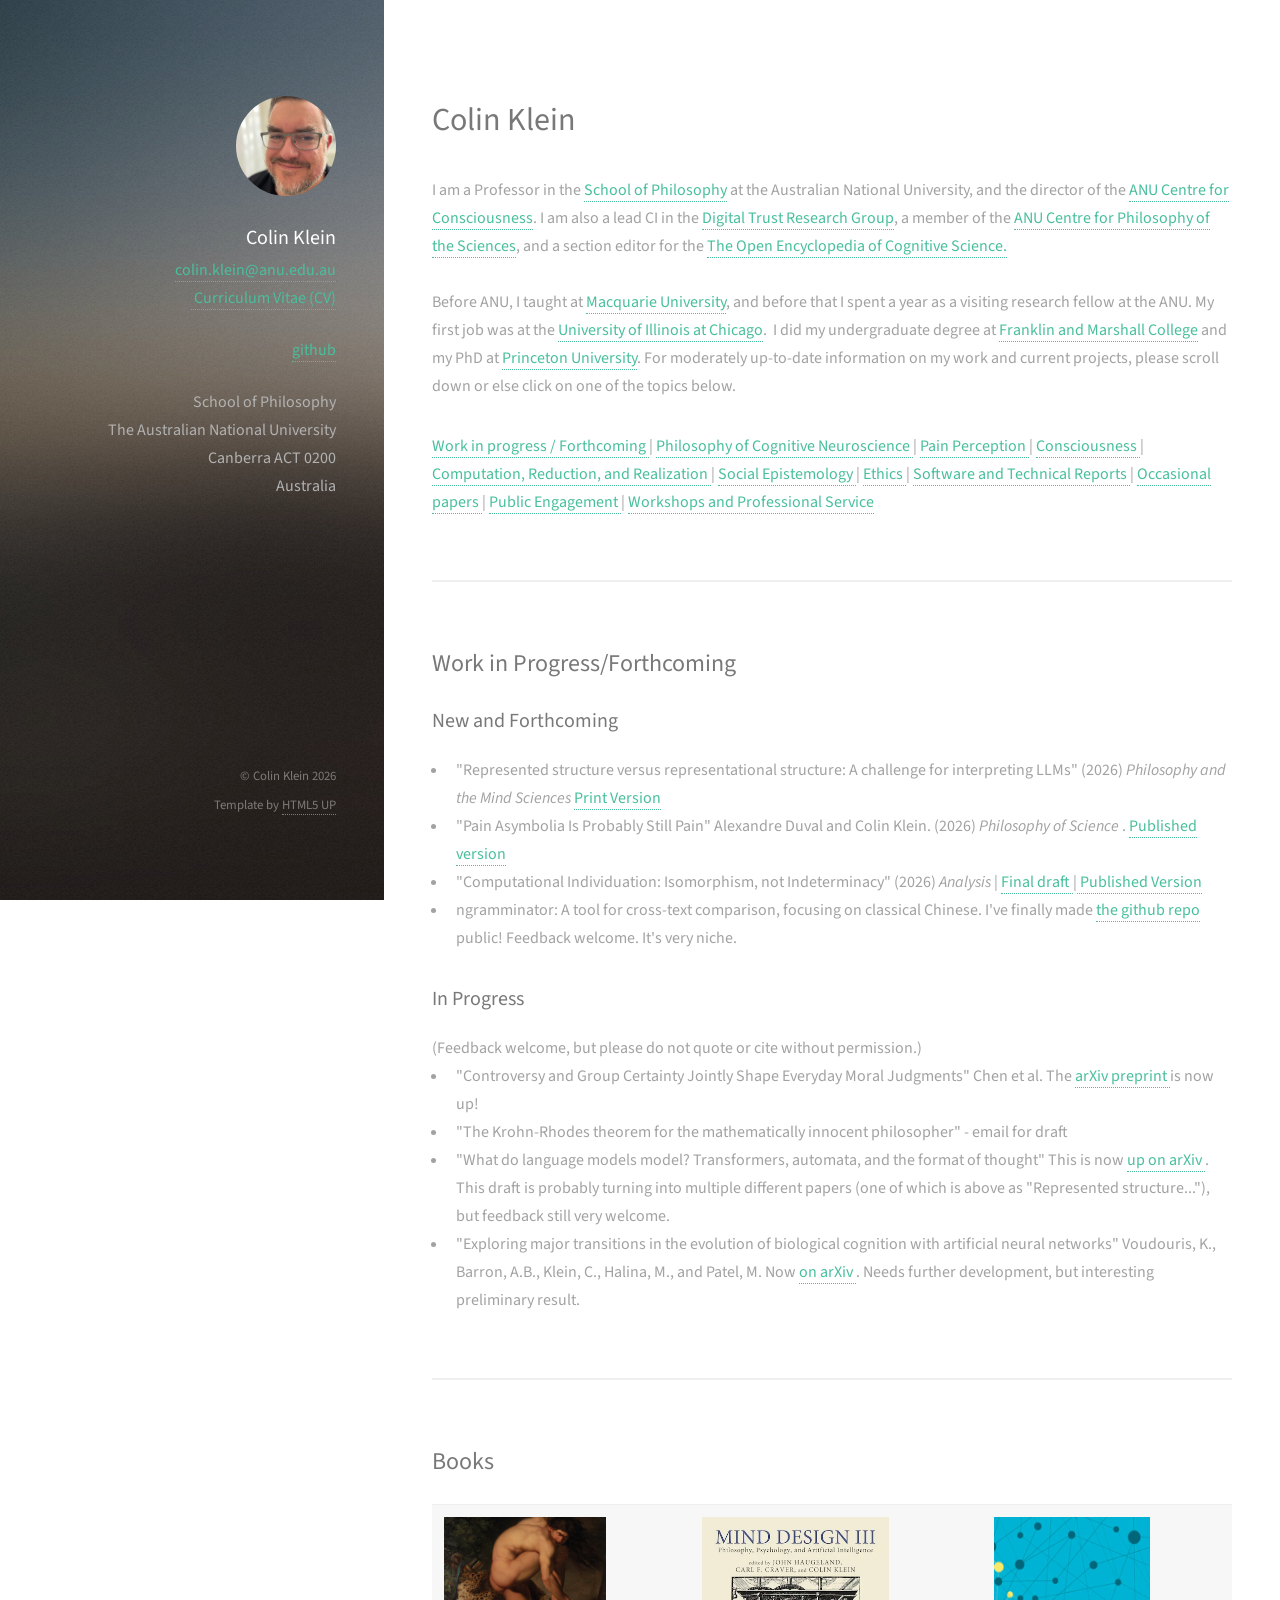
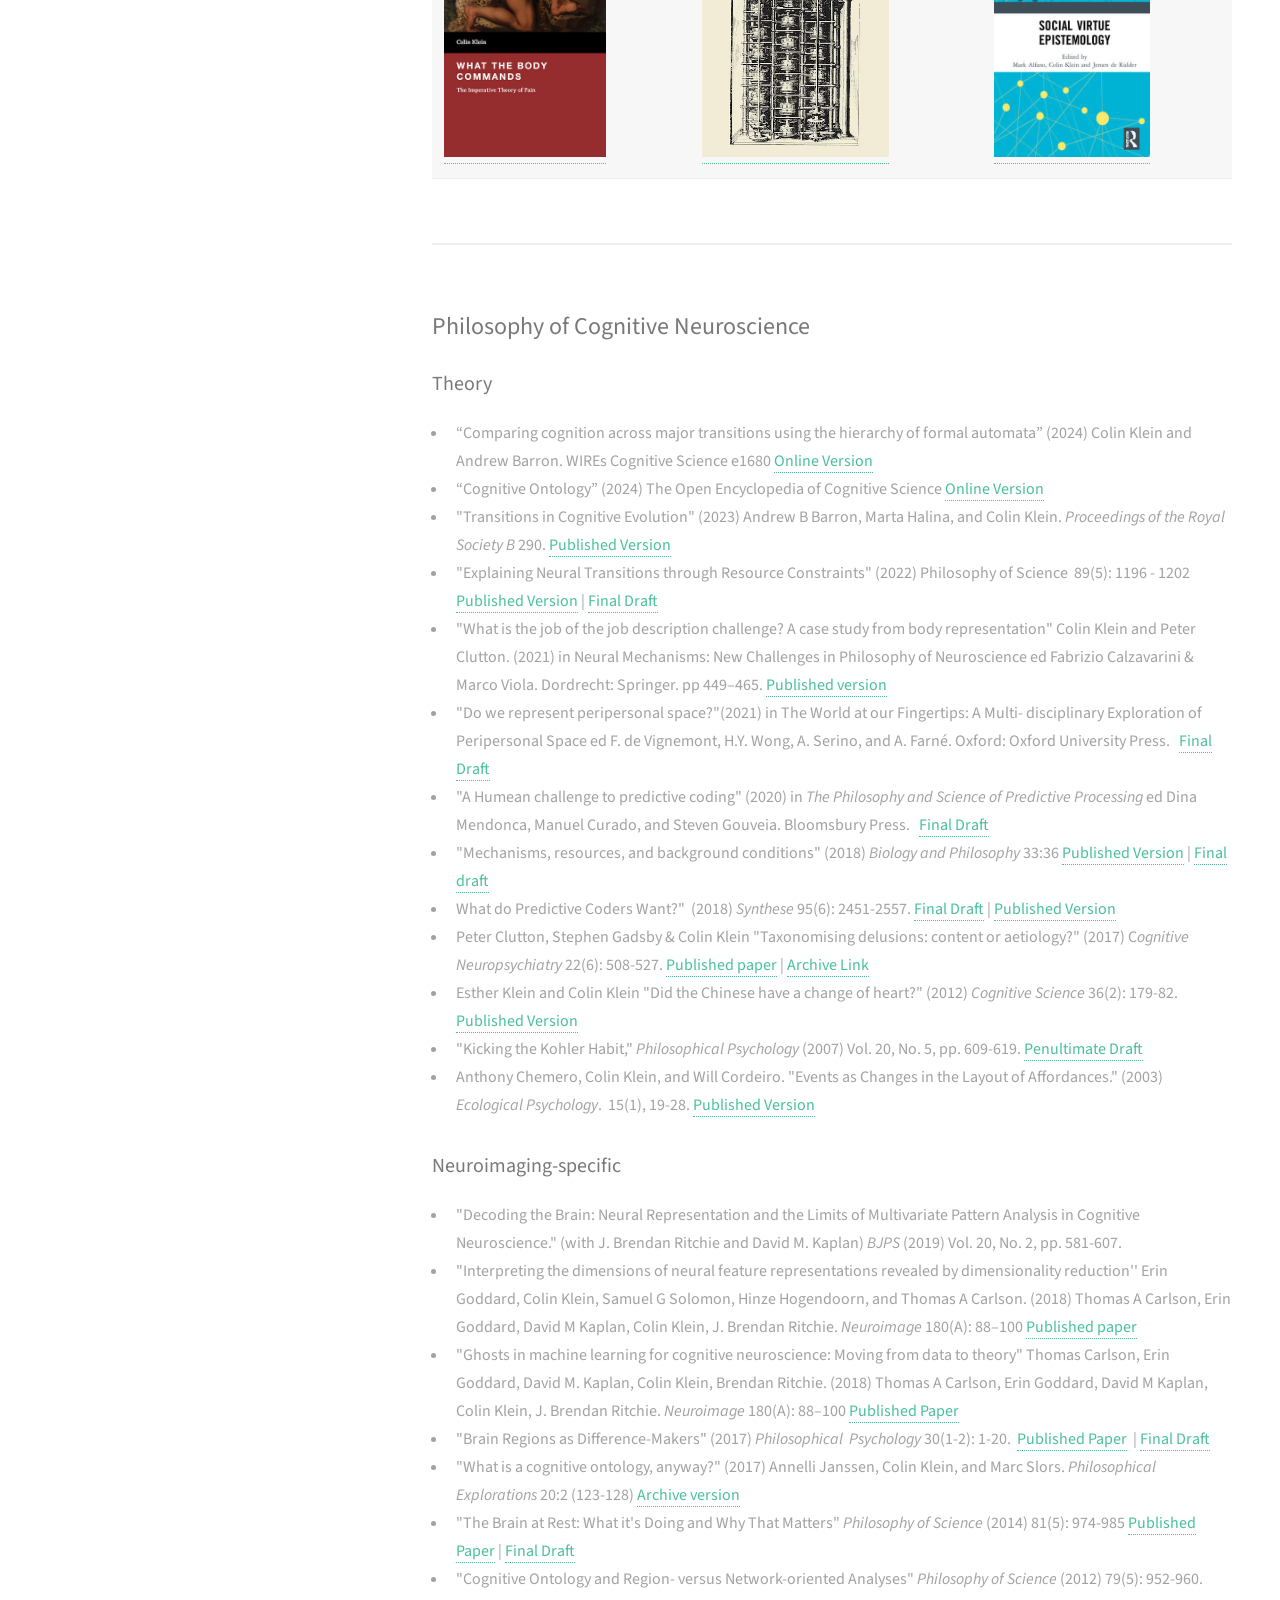
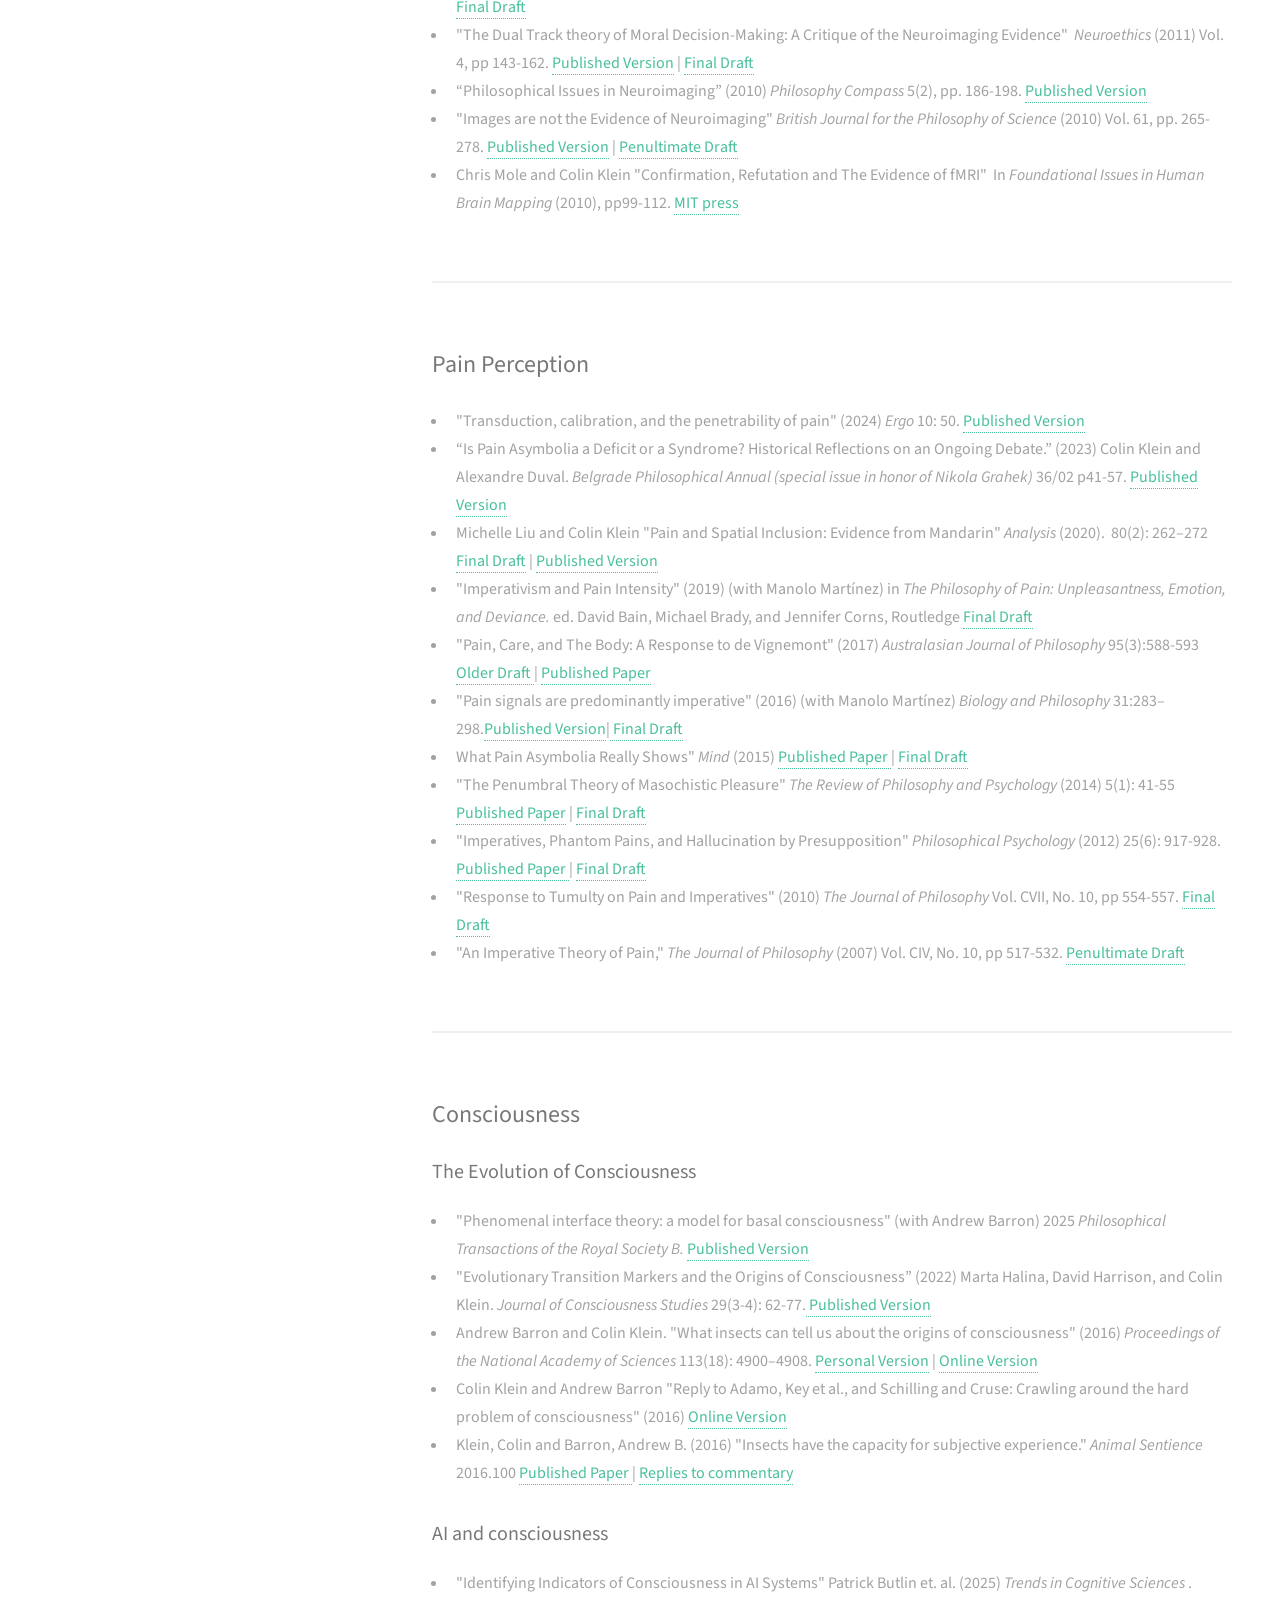
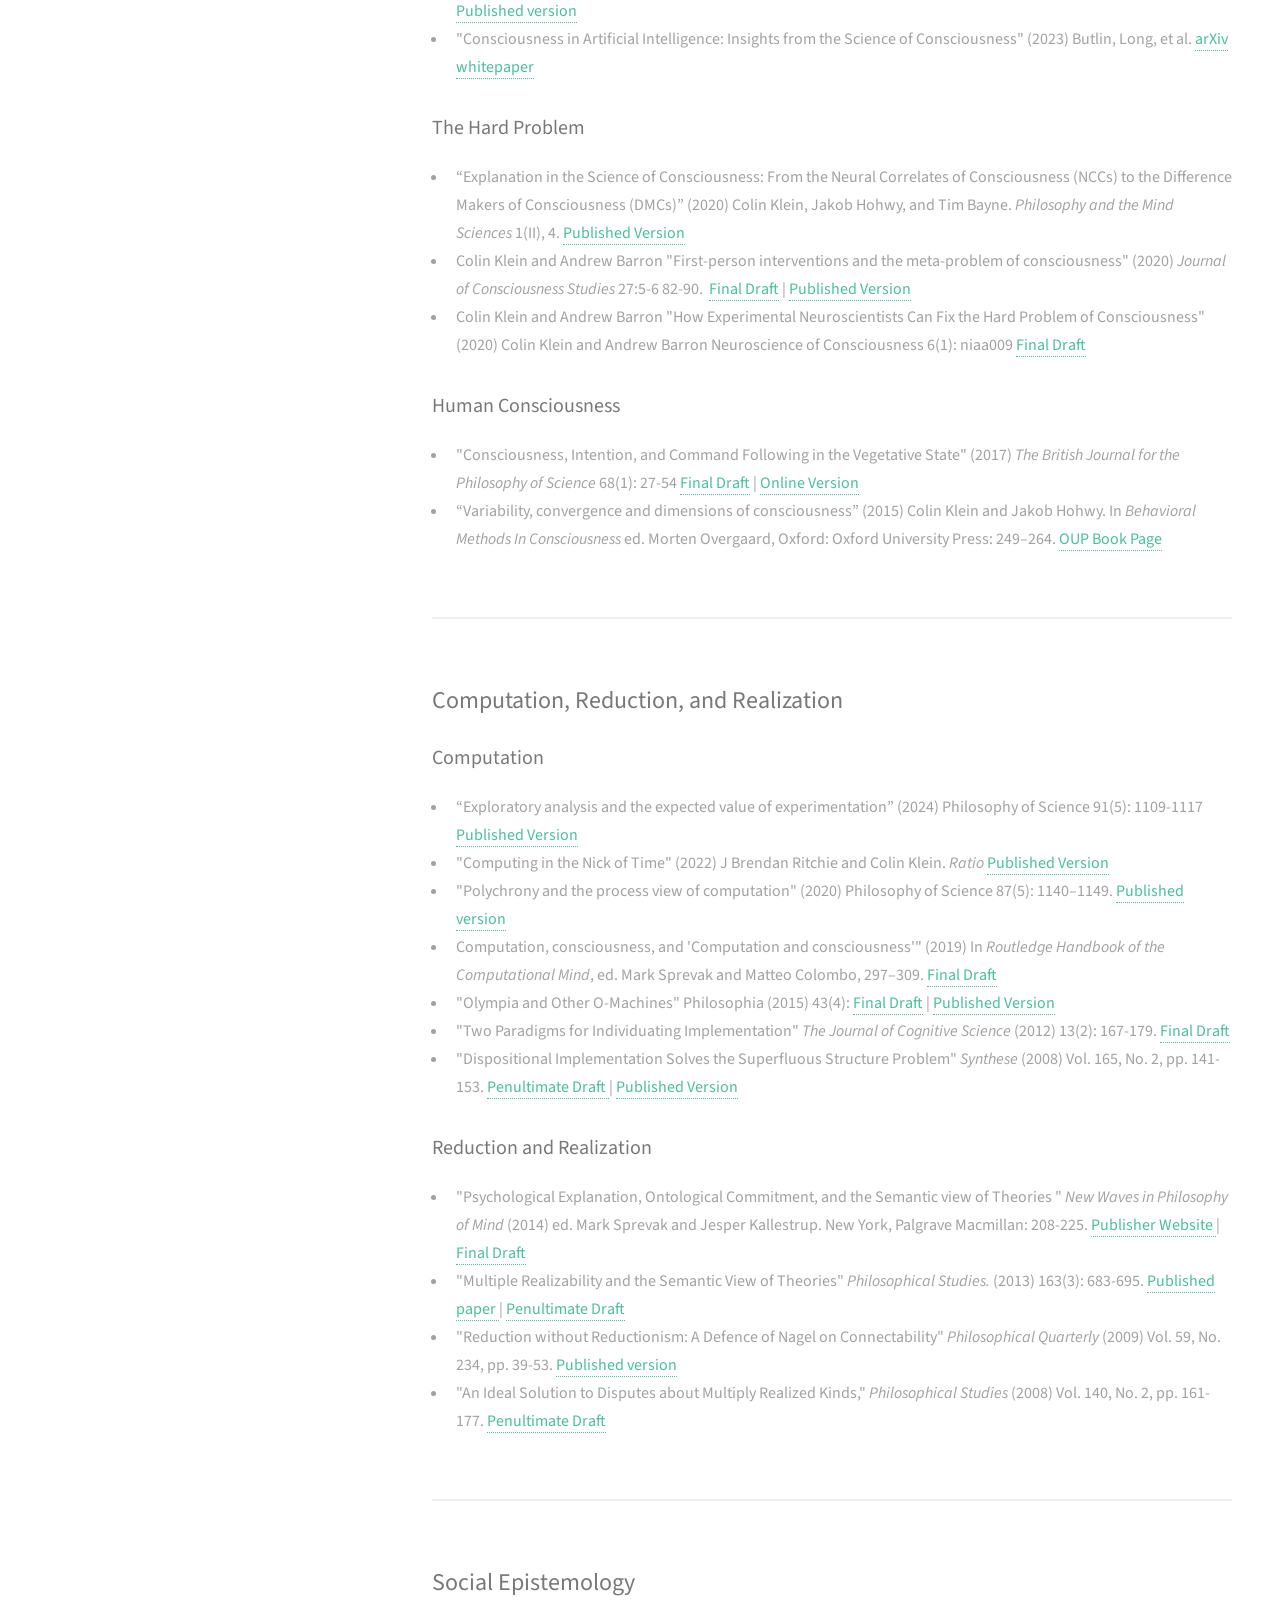
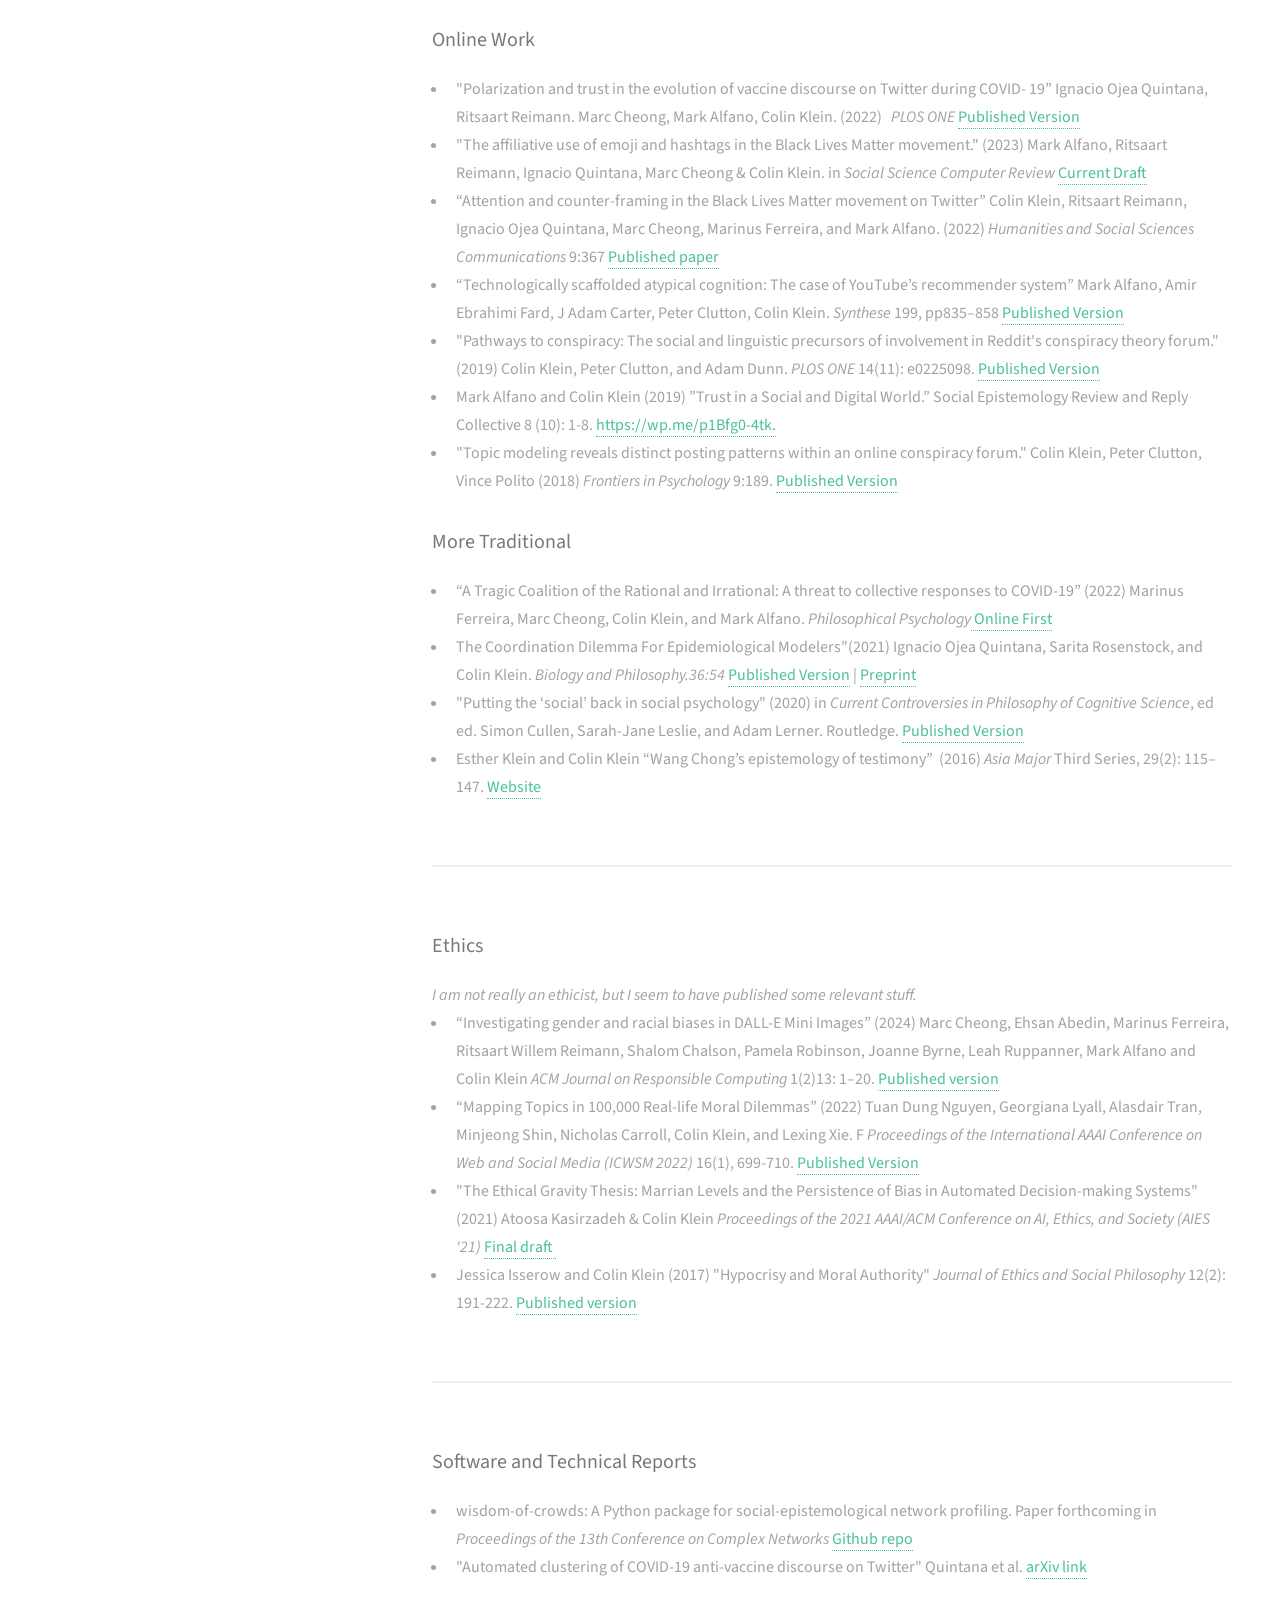
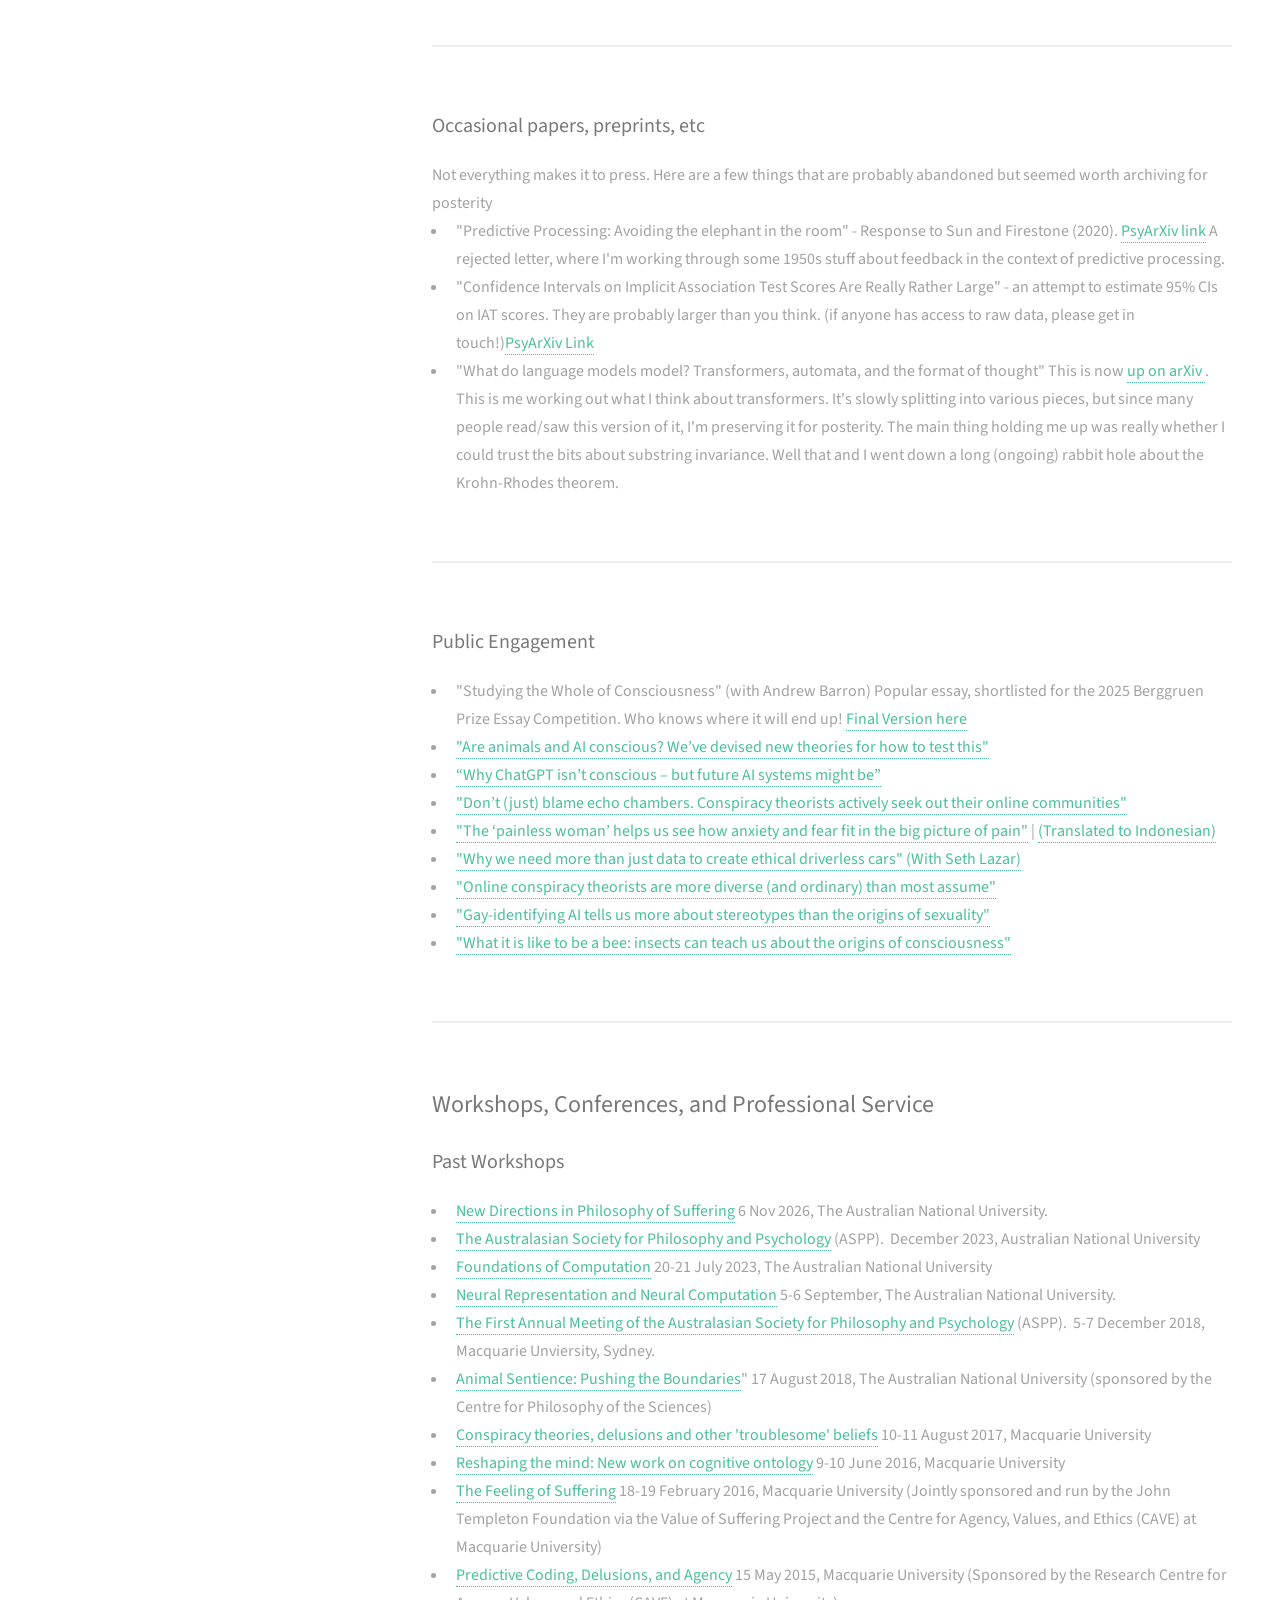
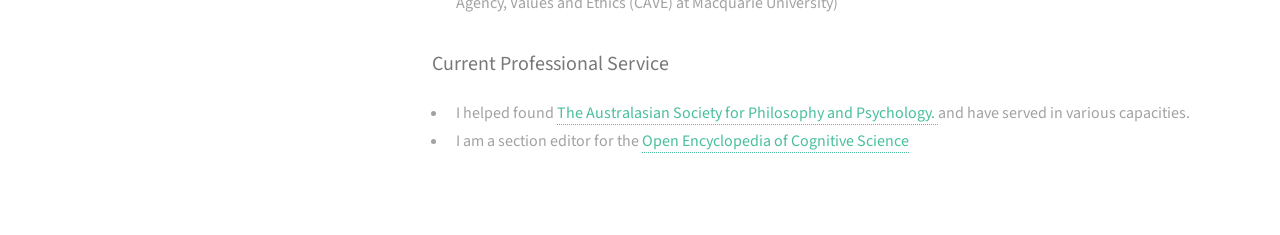
<file: index.html>
<!DOCTYPE html>
<!--
	Strata by HTML5 UP	html5up.net | @ajlkn	Free for personal and commercial use under the CCA 3.0 license (html5up.net/license)-->
<html>
  <head>
    <meta http-equiv="content-type" content="text/html; charset=UTF-8">
    <title>Colin Klein</title>
    <meta name="viewport" content="width=device-width, initial-scale=1">
    <!--[if lte IE 8]><script src="assets/js/ie/html5shiv.js"></script><![endif]-->
    <link rel="stylesheet" href="assets/css/main.css">
    <!--[if lte IE 8]><link rel="stylesheet" href="assets/css/ie8.css" /><![endif]-->
    <link
href="[data-uri]"
      rel="icon" type="image/x-icon">
  </head>
  <body id="top">
    <!-- Header -->
    <header id="header"> <a href="#" class="image avatar"><img
          src="images/Headshotavatar.jpg" alt="my head"></a>
      <h1><strong>Colin Klein</strong></h1>
      <p><a href="mailto:colin.klein@anu.edu.au">colin.klein@anu.edu.au</a><span
          style="color: #49bf9d;"></span><br>
        &nbsp;<a href="papers/KleinCV.pdf"> Curriculum Vitae (CV)</a><br>
      </p>
      <!-- <p> <a href="https://cvklein.github.io/one-warm-spark/">Blog </a><br>
      </p> -->
      <p><a href="https://github.com/cvklein">github</a><br>
      </p>
      <p>School of Philosophy<br>
        The Australian National University<br>
        Canberra ACT 0200<br>
        Australia<br>
      </p>
    </header>
    <!-- Main -->
    <div id="main">
      <!-- One -->
      <section id="one">
        <h1> Colin Klein </h1>
        <p>I am a Professor in the <a
            href="http://philosophy.cass.anu.edu.au">School of
            Philosophy</a> at the Australian National University, and the director of the  <a
              href="http://consciousness.anu.edu.au">ANU Centre for
              Consciousness</a>.
            <!-- I am  a lead
          investigator on <a href="https://www.majortransitions.org">The
            Major Transitions in The Evolution of Cognition</a> project
          funded by TWCF.-->I am also a lead CI in the <a href="http://www.digitaltrustresearch.com">
Digital Trust Research Group</a>,

          a member of the <a
href="http://philosophy.cass.anu.edu.au/centres/cps/centre-philosophy-sciences">ANU

            Centre for Philosophy of the Sciences</a>, and a section editor for the <a href="https://oecs.mit.edu"> The Open Encyclopedia of Cognitive Science.</a> &nbsp; &nbsp;&nbsp;<br>
          <br>
          Before ANU, I taught at <a
href="http://www.mq.edu.au/about_us/faculties_and_departments/faculty_of_arts/department_of_philosophy/">Macquarie

            University</a>, and before that I spent a year as a visiting
          research fellow at the ANU. My first job was at the <a
            href="http://philosophy.las.uic.edu/">University of Illinois
            at Chicago</a>.&nbsp; I did my undergraduate degree at <a
            href="http://www.fandm.edu/">Franklin and Marshall College</a>
          and my PhD at <a
            href="http://web.princeton.edu/sites/philosph/">Princeton
            University</a>. For moderately up-to-date information on my
          work and current projects, please scroll down or else click on one of the topics below.</p>


<!-- <a href="#events"> Upcoming events </a> | --> <a href="#workinprogress"> Work in progress / Forthcoming </a> | <a href="#cogneuro"> Philosophy of Cognitive Neuroscience </a> |
<a href="#pain"> Pain Perception </a> | <a href="#consciousness"> Consciousness </a> |
<a href="#computation"> Computation, Reduction, and Realization </a> | <a href="#socialepistemology"> Social Epistemology </a> |
<a href="#ethics"> Ethics </a> |
<a href="#software"> Software and Technical Reports </a> | <a href="#occasional"> Occasional papers </a>| <a href="#public"> Public Engagement </a> |
<a href="#profservice"> Workshops and Professional Service </a>


  </section>


<!--
<section id="events">
  <h2> Upcoming events </h2>
<ul>

    <li> I'm organising a Centre for Consciousness workshop "New Directions in Philosophy of Suffering" on Friday, 6 Nov 2026. For more information,
      <a href="workshops/SufferingProgram.pdf"> check out the flyer </a>!</li>
  </ul>
</section> -->

<section id="workinprogress">
<h2> Work in Progress/Forthcoming </h2>
<h3> New and Forthcoming </h3>
<ul>

  <li> "Represented structure versus representational structure: A challenge for interpreting LLMs" (2026) <em> Philosophy and the Mind Sciences </em>
      <a href="https://doi.org/10.33735/phimisci.2026.12137"> Print Version </a>
  </li>
<li> "Pain Asymbolia Is Probably Still Pain" Alexandre Duval and Colin Klein. (2026)  <em> Philosophy of Science </em>. <a href="https://www.cambridge.org/core/journals/philosophy-of-science/article/pain-asymbolia-is-probably-still-pain/093BD46EB13CA8B9DE533B5EC82C816D"> Published version </a>

  </li>
<li> "Computational Individuation: Isomorphism, not Indeterminacy" (2026) <em> Analysis </em>|
  <a href="papers/IsomorphismForWeb.pdf"> Final draft </a> |<a href="https://academic.oup.com/analysis/advance-article/doi/10.1093/analys/anaf003/8328005"> Published Version</a>

</li>
<li> ngramminator: A tool for cross-text comparison, focusing on classical Chinese. I've finally made  <a href="https://github.com/cvklein/ngraminator/">  the github repo </a> public! Feedback welcome. It's very niche.
</li>



</ul>
<h3> In Progress </h3>
(Feedback welcome, but please do not quote or cite without permission.)
<ul>
  <li> "Controversy and Group Certainty Jointly Shape Everyday Moral Judgments" Chen et al. The <a href="https://arxiv.org/abs/2609.04750"> arXiv preprint </a> is now up!
  <li> "The Krohn-Rhodes theorem for the mathematically innocent philosopher" - email for draft

</li>
<li> "What do language models model? Transformers, automata, and the format of thought"  This is now <a href="https://arxiv.org/abs/2508.18598">up on arXiv </a>. This draft is probably turning into multiple different papers (one of which is above as "Represented structure..."), but feedback still very welcome.
</li>
<li>"Exploring major transitions in the evolution of biological cognition with artificial neural networks"  Voudouris, K., Barron, A.B., Klein, C., Halina, M., and Patel, M. Now <a href="https://arxiv.org/abs/2509.13968"> on arXiv </a>. Needs further development, but interesting preliminary result.
</li>

</ul>



</section>


<section>

<h2> Books </h2>
<table>
<tr>
<td >
<a target="_blank"
href="https://mitpress.mit.edu/index.php?q=books/what-body-commands"
><img
src="images/thumbs/PainCover.jpg" alt="" height=240px></a>
</td>
<td>
<a target="_blank"
href="https://mitpress.mit.edu/9780262546577/mind-design-iii/"
><img
  src="images/thumbs/md3cover.jpg" alt="" height=240px></a>
</td>
<td>
<a target="_blank"
href="https://www.routledge.com/Social-Virtue-Epistemology/Alfano-Klein-deRidder/p/book/9781032291208?srsltid=AfmBOoq9gERHmTxfewRC-YG0da5URmwt-gYioCnC4YVbFNKVcrg-apJU"
><img
  src="images/thumbs/SVEcover.jpg" alt="" height=240px></a>
</td>
</tr>
</table>
</section>


<section id="cogneuro">
<h2> Philosophy of Cognitive Neuroscience </h2>
<h3>Theory</h3>
<ul>


<li>  “Comparing cognition across major transitions using the hierarchy of formal automata” (2024)
Colin Klein and Andrew Barron.  WIREs Cognitive Science e1680 <a href="http://doi.
org/10.1002/wcs.1680"> Online Version </a>

</li><li> “Cognitive Ontology” (2024) The Open Encyclopedia of Cognitive Science <a href="https://doi.
org/10.21428/e2759450.6ddb1c41"> Online Version </a>

</li><li>"Transitions in Cognitive Evolution" (2023) Andrew B
Barron, Marta Halina, and Colin Klein. <i>Proceedings of
the Royal Society B</i> 290. <a moz-do-not-send="true"
href="https://royalsocietypublishing.org/doi/full/10.1098/rspb.2023.0671">Published
Version</a>


</li><li>"Explaining Neural Transitions through Resource
Constraints" (2022) Philosophy of Science&nbsp; 89(5):
1196 - 1202 <a
href="https://www.cambridge.org/core/journals/philosophy-of-science/article/abs/explaining-neural-transitions-through-resource-constraints/3168F51DD4D333CE86AA7887E178AABF">Published
Version</a> | <a href="papers/NeuralTransitionsResources.pdf">Final Draft
</a>


</li><li>"What is the job of the job description challenge? A case
study from body representation" Colin Klein and Peter
Clutton. (2021) in Neural Mechanisms: New Challenges in
Philosophy of Neuroscience ed Fabrizio Calzavarini &amp;
Marco Viola. Dordrecht: Springer. pp 449–465. <a href="papers/JobdescriptionWeb.pdf"> Published version </a>

</li><li>"Do we represent peripersonal space?"(2021) in The World
at our Fingertips: A Multi- disciplinary Exploration of
Peripersonal Space ed F. de Vignemont, H.Y. Wong, A.
Serino, and A. Farné. Oxford: Oxford University Press.
&nbsp; <a href="papers/PeripersonalSpace3D.pdf">Final
Draft</a>


</li><li>"A Humean challenge to predictive coding" (2020) in <em>The
Philosophy and Science of Predictive Processing</em> ed Dina
Mendonca, Manuel Curado, and Steven Gouveia. Bloomsbury
Press. &nbsp; <a href="papers/PCandhumeanism2D.pdf">Final
Draft</a>


</li><li>"Mechanisms, resources, and background conditions" (2018)
<em>Biology and Philosophy </em>33:36 <a
href="https://link.springer.com/article/10.1007/s10539-018-9646-y"><span
style="color: #49bf9d;"> Published Version</span></a>
| <a href="papers/MechanismResource.pdf">Final draft</a>

</li><li>What do Predictive Coders Want?"&nbsp; (2018) <em>Synthese
</em>95(6): 2451-2557.
<a href="papers/PredictiveCodingforWeb.pdf">Final Draft</a> |
<a href="http://www.springer.com/-/0/AVgdIqhghQ3B_jFr4tsm">Published
Version </a>

</li><li>Peter Clutton, Stephen Gadsby &amp; Colin Klein
"Taxonomising delusions: content or aetiology?" (2017) C<em>ognitive
Neuropsychiatry </em>22(6): 508-527. <a
href="http://www.tandfonline.com/doi/full/10.1080/13546805.2017.1404975">Published paper</a> | <a
href="papers/CluttonGadsbyTaxonom2017.pdf">Archive Link</a>

</li><li>Esther Klein and Colin Klein "Did the Chinese have a change of heart?" (2012) <em>Cognitive Science </em>36(2):
179-82. <a
href="http://onlinelibrary.wiley.com/doi/10.1111/j.1551-6709.2011.01231.x/abstract">Published
Version</a>

</li><li>  "Kicking the Kohler Habit," <em>Philosophical Psychology</em>
(2007) Vol. 20, No. 5, pp. 609-619.
<a href="papers/KohlerPhilPsy.pdf">Penultimate Draft
</a>

</li><li>Anthony Chemero, Colin Klein, and Will Cordeiro.
"Events as Changes in the Layout of Affordances." (2003) <em>Ecological Psychology</em>.&nbsp; 15(1), 19-28.
<a href="http://www.tandfonline.com/doi/abs/10.1207/S15326969ECO1501_02">Published
Version</a>

</li>
</ul>



<h3>Neuroimaging-specific</h3>
<ul>
<li>"Decoding the Brain: Neural Representation and the Limits
  of Multivariate Pattern Analysis in Cognitive
  Neuroscience." (with J. Brendan Ritchie and David M.
  Kaplan) <em>BJPS</em> (2019) Vol. 20, No. 2, pp. 581-607.

</li><li>  "Interpreting the dimensions of neural feature
  representations revealed by dimensionality reduction''
  Erin Goddard, Colin Klein, Samuel G Solomon, Hinze
  Hogendoorn, and Thomas A Carlson. (2018) Thomas A Carlson,
  Erin Goddard, David M Kaplan, Colin Klein, J. Brendan
  Ritchie. <em>Neuroimage</em> 180(A): 88–100  <a
href="http://www.sciencedirect.com/science/article/pii/S1053811917305396">Published

    paper
  </a>

</li><li> "Ghosts in machine learning for cognitive neuroscience:
  Moving from data to theory" Thomas Carlson, Erin Goddard,
  David M. Kaplan, Colin Klein, Brendan Ritchie. (2018)
  Thomas A Carlson, Erin Goddard, David M Kaplan, Colin
  Klein, J. Brendan Ritchie. <em>Neuroimage</em> 180(A):
  88–100  <a
href="http://www.sciencedirect.com/science/article/pii/S1053811917306663">Published

    Paper</a>

</li><li>"Brain Regions as Difference-Makers" (2017) <em>Philosophical&nbsp;
    Psychology </em>30(1-2): 1-20.<em>&nbsp;</em> <a
    href="http://www.tandfonline.com/doi/full/10.1080/09515089.2016.1253053">Published

    Paper</a>&nbsp; | <a href="papers/BRaDMFullWeb.pdf">Final
    Draft</a>

</li><li>"What is a cognitive ontology, anyway?" (2017) Annelli
  Janssen, Colin Klein, and Marc Slors. <em>Philosophical
    Explorations </em>20:2 (123-128)  <a href="papers/WhatiscogO.pdf">Archive version</a>

</li><li>"The Brain at Rest: What it's Doing and Why That Matters"<em>
    Philosophy of Science </em>(2014) 81(5): 974-985
  <a href="http://www.jstor.org/discover/10.1086/677692">Published
    Paper</a> | <a href="papers/PSA2012forWeb.pdf">Final
    Draft</a>


</li><li> "Cognitive Ontology and Region- versus Network-oriented
  Analyses"<em> Philosophy of Science </em> (2012) 79(5):
  952-960.  <a href="papers/PSA2010WebVersion.pdf">Final Draft</a>

</li><li>"The Dual Track theory of Moral Decision-Making: A
  Critique of the Neuroimaging Evidence"&nbsp; <em>Neuroethics</em>
  (2011) Vol. 4, pp 143-162.  <a
    href="http://www.springerlink.com/content/e83736w066451405/">Published
    Version</a> | <a href="papers/DualTrackWeb.pdf">Final
    Draft</a>
</li><li>“Philosophical Issues in Neuroimaging” (2010) <em>Philosophy
    Compass</em> 5(2), pp. 186-198.  <a href="
https://compass.onlinelibrary.wiley.com/doi/full/10.1111/j.1747-9991.2009.00275.x">
    Published Version </a>


</li><li>"Images are not the Evidence of Neuroimaging"<em> British
    Journal for the Philosophy of Science </em>(2010) Vol.
  61, pp. 265-278.
  <a
    href="http://bjps.oxfordjournals.org/cgi/content/full/61/2/265?etoc">Published
    Version</a> | <a href="papers/ImagingWebVers.pdf">
    Penultimate Draft</a>

</li><li> Chris Mole and Colin Klein "Confirmation, Refutation and
  The Evidence of fMRI"&nbsp; In <em> Foundational Issues
    in Human Brain Mapping </em>(2010), pp99-112.
  <a
href="http://mitpress.mit.edu/catalog/item/default.asp?ttype=2&amp;tid=12130">MIT
    press
  </a>

</li>
</ul>


</section>

<section id="pain">
<h2> Pain Perception </h2>
<ul>

<li>  "Transduction, calibration, and the penetrability of
    pain"  (2024) <em>Ergo</em> 10: 50.
    <a href="https://journals.publishing.umich.edu/ergo/article/id/5187/">Published Version</a>

</li><li> “Is Pain Asymbolia a Deficit or a Syndrome? Historical Reflections on an Ongoing Debate.” (2023) Colin Klein and Alexandre Duval. <em> Belgrade Philosophical Annual (special
    issue in honor of Nikola Grahek) </em> 36/02 p41-57. <a href="papers/Grahekforweb.pdf"> Published Version </a>


</li><li> Michelle Liu and Colin Klein  "Pain and Spatial
  Inclusion: Evidence from Mandarin"  <em>Analysis</em>
  (2020).&nbsp; 80(2): 262–272   <a href="papers/PainChinese.pdf">Final Draft</a> | <a
href="https://academic.oup.com/analysis/article-abstract/doi/10.1093/analys/anz032/5530708/">Published
    Version</a>

  </li><li> "Imperativism and Pain Intensity" (2019) (with Manolo Martínez)
  in <em>The Philosophy of Pain: Unpleasantness, Emotion,
  and Deviance.</em> ed. David Bain, Michael Brady, and
  Jennifer Corns, Routledge  <a href="papers/JointKleinMartinez.pdf">Final
  Draft</a>

</li><li> "Pain, Care, and The Body: A Response to de
Vignemont" (2017)  <em>Australasian Journal of Philosophy </em>95(3):588-593 <a href="/papers/DeVForWeb.pdf"> Older Draft </a> | <a
href="http://www.tandfonline.com/doi/full/10.1080/00048402.2016.1251478">Published
Paper </a>

</li><li>   "Pain signals are
predominantly imperative" (2016) (with Manolo Martínez) <em>Biology and Philosophy  </em>  31:283–298.<a
href="http://link.springer.com/article/10.1007/s10539-015-9514-y">Published
Version</a>|<a href="http://www.colinklein.org/papers/PainSignalsForWeb.pdf">
Final Draft
</a>

</li><li>     What Pain Asymbolia Really Shows"<em> Mind</em> (2015)
<a href="http://mind.oxfordjournals.org/content/124/494/493.full?keytype=ref&amp;ijkey=OuT671iVQczLT06">Published
Paper </a>| <a href="papers/AsymboliaWebVers.pdf">Final
Draft</a>

</li><li> "The Penumbral Theory of Masochistic Pleasure"  <em>The Review of Philosophy and Psychology </em>(2014) 5(1):
41-55 <a href="http://link.springer.com/article/10.1007/s13164-013-0169-9">Published
Paper</a> | <a href="papers/MasochismforWeb.pdf">Final
Draft</a>

</li><li> "Imperatives, Phantom Pains, and Hallucination by Presupposition"<em> Philosophical Psychology </em> (2012)
25(6): 917-928.  <a href="http://www.tandfonline.com/doi/abs/10.1080/09515089.2011.625121">Published
Paper </a>| <a href="papers/PhantomsImperatives.pdf">Final Draft</a>

</li><li>"Response to Tumulty on Pain and Imperatives" (2010)<em>
The Journal of Philosophy </em>Vol. CVII, No. 10, pp
554-557. <a  href="papers/TumultyResponseRDv3.pdf">Final Draft</a>



</li><li> "An Imperative Theory of Pain,"<span class="style3"><em>
The Journal of Philosophy </em>(2007) Vol. CIV, No.
10, pp 517-532.  <a href="papers/Painweb.pdf">Penultimate Draft</a>





</li>
</ul>
</section>

<section id="consciousness">

<h2> Consciousness </h2>

<h3> The Evolution of Consciousness </h3>
<ul>


  <li> "Phenomenal interface theory: a model for basal consciousness" (with Andrew Barron) 2025 <em>Philosophical Transactions of the Royal Society B.</em>  <a href="https://royalsocietypublishing.org/doi/10.1098/rstb.2024.0301"> Published Version </a>
  </li>

<li> "Evolutionary Transition Markers and the Origins of
Consciousness” (2022) Marta Halina, David Harrison, and
Colin Klein. <em>Journal of Consciousness Studies</em>
29(3-4): 62-77.<a href="https://doi.org/10.53765/20512201.29.3.077">
Published Version </a>


</li><li> Andrew Barron and Colin Klein. "What insects can tell us
about the origins of consciousness" (2016) <em>Proceedings
of the National Academy of Sciences </em>113(18):
4900–4908. <a href="papers/PNASBarronKlein">Personal Version</a> | <a
href="http://www.pnas.org/content/113/18/4900.abstract">Online
Version</a>


</li><li> Colin Klein and Andrew Barron "Reply to Adamo, Key et
al., and Schilling and Cruse: Crawling around the hard
problem of consciousness" (2016)  <a href="http://www.pnas.org/content/early/2016/06/27/1607409113.full">Online
Version</a>

</li><li> Klein, Colin and Barron, Andrew B. (2016) "Insects have the capacity for subjective experience."
<em>Animal Sentience </em>2016.100 <a href="http://animalstudiesrepository.org/animsent/vol1/iss9/1/"> Published Paper </a> |
<a href="http://animalstudiesrepository.org/animsent/vol1/iss9/21"> Replies to commentary</a>
</li>
</ul>


<h3>AI and consciousness </h3>
<ul>
  <li> "Identifying Indicators of Consciousness in AI Systems" Patrick Butlin et. al. (2025)  <em> Trends in Cognitive Sciences </em>. <a href="https://doi.org/10.1016/j.tics.2025.10.011"> Published version</a>
  </li>
<li> "Consciousness in Artificial Intelligence: Insights from the Science of Consciousness" (2023) Butlin, Long, et al.
<a href="https://arxiv.org/abs/2308.08708"> arXiv whitepaper </a>

</li>
</ul>

<h3>The Hard Problem </h3>
<ul>

<li> “Explanation in the Science of Consciousness: From the Neural Correlates of Consciousness (NCCs) to the
Difference Makers of Consciousness (DMCs)” (2020) Colin Klein,
Jakob Hohwy, and Tim Bayne.  <em>Philosophy and the
Mind Sciences</em> 1(II), 4. <a
href="https://www.philosophymindscience.org/index.php/phimisci/article/view/60">Published
Version</a>


</li><li> Colin Klein and Andrew Barron "First-person interventions
and the meta-problem of consciousness" (2020) <em>Journal
of Consciousness Studies </em>27:5-6 82-90. <em></em>&nbsp;<a
href="papers/HPInterventionsKleinBarron.pdf">Final Draft</a>
| <a href="https://www.ingentaconnect.com/contentone/imp/jcs/2020/00000027/f0020005/art00008">Published Version</a>



</li><li>Colin Klein and Andrew Barron "How Experimental
Neuroscientists Can Fix the Hard Problem of
Consciousness"  (2020) Colin Klein and Andrew Barron
Neuroscience of Consciousness 6(1): niaa009 <a href="papers/HardProblemKleinBarronForWeb.pdf">Final
Draft</a>

</li>
</ul>

<h3>Human Consciousness </h3>

<ul>

<li> "Consciousness, Intention, and Command Following in the
Vegetative State" (2017) <em>The British Journal for the
  Philosophy of Science</em> 68(1): 27-54
<a href="papers/VSPaperFinalForWeb.pdf">Final Draft</a> |
<a href="https://academic.oup.com/bjps/article/68/1/27/2995217/Consciousness-Intention-and-Command-Following-in">Online Version
</a>

</li><li>“Variability, convergence and dimensions of
consciousness” (2015) Colin Klein and Jakob Hohwy. In <em>Behavioral
  Methods In Consciousness</em> ed. Morten Overgaard,
Oxford: Oxford University Press: 249–264. <a
href="https://global.oup.com/academic/product/behavioral-methods-in-consciousness-research-9780199688890?cc=au&amp;lang=en&amp;">OUP
Book Page</a>

</ul>

</section>



<section id="computation">
<h2> Computation, Reduction, and Realization </h2>
<h3> Computation</h3>

<ul>

<li> “Exploratory analysis and the expected value of experimentation” (2024) Philosophy of
Science 91(5): 1109-1117 <a href="https://doi.org/10.1017/psa.2023.116">  Published Version </a>
</li><li> "Computing in the Nick of Time" (2022) J Brendan Ritchie and Colin Klein. <i>Ratio</i> <a
href="https://onlinelibrary.wiley.com/doi/abs/10.1111/rati.12378">Published Version </a>


</li><li> "Polychrony and the process view of computation" (2020)
Philosophy of Science 87(5): 1140–1149. <a href="https://www.cambridge.org/core/journals/philosophy-of-science/article/abs/polychrony-and-the-process-view-of-computation/FFF603FCA907E4531B311C7C9B587584">
  Published version </a>

</li><li> Computation, consciousness, and 'Computation and
consciousness'" (2019) In <em>Routledge Handbook of the
Computational Mind</em>, ed. Mark Sprevak and Matteo
Colombo, 297–309. <a href="papers/RoutledgeComputationForWeb.pdf">Final
Draft</a>

</li><li> "Olympia and Other O-Machines" Philosophia (2015) 43(4): <a href="papers/OlympiaOMachines.pdf">Final Draft</a> | <a
href="http://link.springer.com/article/10.1007/s11406-015-9613-7?wt_mc=internal.event.1.SEM.ArticleAuthorAssignedToIssue">Published
Version</a>

</li><li>"Two Paradigms for Individuating Implementation"
<em>The Journal of Cognitive Science </em>(2012) 13(2):
167-179. <a href="papers/Klein%20Computation%20Revised.pdf">Final
Draft </a>

</li><li>"Dispositional Implementation Solves the Superfluous   Structure Problem"<em> Synthese </em>(2008) Vol. 165, No. 2, pp. 141-153.
<a href="papers/SyntheseFD.pdf">Penultimate Draft </a>| <a  href="http://www.jstor.org/stable/40271115">Published
  Version</a>

</li>
</ul>


<h3>Reduction and Realization</h3>
<ul>
<li>"Psychological Explanation, Ontological Commitment, and the Semantic view of Theories "<em> New Waves in
Philosophy of Mind </em> (2014) ed. Mark Sprevak and Jesper Kallestrup. New York, Palgrave Macmillan: 208-225.
<a href="http://www.palgrave.com/products/title.aspx?pid=640273">Publisher Website </a> |
<a href="papers/KleinNewWavesFinal.pdf">Final Draft</a>


</li><li> "Multiple Realizability and the Semantic View of Theories" <em>Philosophical Studies.</em> (2013) 163(3):
683-695. <a href="http://link.springer.com/article/10.1007%2Fs11098-011-9839-6">Published paper </a> |
<a href="papers/MRSemantic.pdf"> Penultimate Draft</a>

</li><li> "Reduction without Reductionism: A Defence of Nagel on Connectability"<em> Philosophical Quarterly</em> (2009)
Vol. 59, No. 234, pp. 39-53.
<a href="http://www3.interscience.wiley.com/journal/120120988/abstract">Published
version </a>


</li><li> "An Ideal Solution to Disputes about Multiply Realized Kinds,"<em> Philosophical Studies</em>
(2008) Vol. 140, No. 2, pp. 161-177. <a href="papers/IdealSolutionWebVers.pdf">Penultimate
Draft</a>
</li>
</ul>

</section>


<section id="socialepistemology">
<h2> Social Epistemology </h2>

<h3>Online Work </h3>

<ul>



<li> "Polarization and trust in the evolution of vaccine
discourse on Twitter during COVID- 19” Ignacio Ojea
Quintana, Ritsaart Reimann. Marc Cheong, Mark Alfano,
Colin Klein. (2022)&nbsp;&nbsp; <em>PLOS ONE </em><a
href="https://journals.plos.org/plosone/article?id=10.1371/journal.pone.0277292">Published
Version</a>




</li><li> "The affiliative use of emoji and hashtags in the Black
Lives Matter movement." (2023)  Mark Alfano, Ritsaart
Reimann, Ignacio Quintana, Marc Cheong &amp; Colin Klein.
 in <em> Social Science Computer Review </em><a
href="https://philpapers.org/rec/ALFTAU?fbclid=IwAR3QF_ITnJ-rNILS0HBNor53LCMAWtU9l7K5DvBMwvbFFDzwdbAGpXJX0kE">Current
Draft</a>

 </li><li>“Attention and counter-framing in the Black Lives Matter
movement on Twitter” Colin Klein, Ritsaart Reimann,
Ignacio Ojea Quintana, Marc Cheong, Marinus Ferreira, and
Mark Alfano. (2022) <em>Humanities and Social Sciences
Communications</em> 9:367 <a
href="https://doi.org/10.1057/s41599-022-01384-1">Published
paper</a>



</li><li> “Technologically scaffolded atypical cognition: The case
of YouTube’s recommender system” Mark Alfano, Amir
Ebrahimi Fard, J Adam Carter, Peter Clutton, Colin Klein.
<em>Synthese</em> 199, pp835–858 <a
href="https://link.springer.com/article/10.1007/s11229-020-02724-x">Published
Version</a>

</li><li> "Pathways to conspiracy: The social and linguistic
precursors of involvement in Reddit's conspiracy theory
forum." (2019) Colin Klein, Peter Clutton, and Adam Dunn.
<em>PLOS ONE </em>14(11): e0225098. <a
href="https://journals.plos.org/plosone/article?id=10.1371/journal.pone.0225098">Published
Version</a>


</li><li> Mark Alfano and Colin Klein (2019) ”Trust in a Social and
Digital World.” Social Epistemology Review and Reply
Collective 8 (10): 1-8. <a
href="https://wp.me/p1Bfg0-4tk.">https://wp.me/p1Bfg0-4tk.</a>


</li><li> "Topic modeling reveals distinct posting patterns within
an online conspiracy forum." Colin Klein, Peter Clutton,
Vince Polito (2018) <em>Frontiers in Psychology </em> 9:189.
<a
href="https://www.frontiersin.org/articles/10.3389/fpsyg.2018.00189/full">Published
Version  </a>

</li>
</ul>

<h3>More Traditional</h3>
<ul>
<li> “A Tragic Coalition of the Rational and Irrational: A
threat to collective responses to COVID-19” (2022) Marinus
Ferreira, Marc Cheong, Colin Klein, and Mark Alfano. <em>Philosophical
Psychology</em><a
href="https://doi.org/10.1080/09515089.2022.2124907"> Online First</a>



</li><li> The Coordination Dilemma For Epidemiological
Modelers"(2021) Ignacio Ojea Quintana, Sarita Rosenstock, and
Colin Klein.  <em>Biology and Philosophy.36:54 </em><a
href="https://link.springer.com/article/10.1007/s10539-021-09828-9">Published
Version</a> |  <a
href="http://philsci-archive.pitt.edu/19841/">Preprint</a>


</li><li>  "Putting the ‘social’ back in social psychology"
(2020) in <em>Current Controversies in Philosophy of
Cognitive Science</em>, ed ed. Simon
Cullen, Sarah-Jane Leslie, and Adam Lerner. Routledge. <a href="papers/KleinPutting20200.pdf"> Published Version </a>


</li><li>Esther Klein and Colin Klein “Wang Chong’s epistemology of
testimony”&nbsp; (2016) <em>Asia Major </em>Third
Series, 29(2): 115–147.
<a
href="https://www2.ihp.sinica.edu.tw/publish51.php?TM=5&amp;M=6&amp;C=67&amp;V=3&amp;pid=61">Website</a>
</li>
</ul>
</section>

<section id="ethics">
<h3>Ethics</h3>
<em>  I am not really an ethicist, but I seem to have published some relevant stuff.</em>
<ul>
  <li> “Investigating gender and racial biases in DALL-E Mini Images” (2024) Marc Cheong, Ehsan
    Abedin, Marinus Ferreira, Ritsaart Willem Reimann, Shalom Chalson, Pamela Robinson,
    Joanne Byrne, Leah Ruppanner, Mark Alfano and Colin Klein <em> ACM Journal on
    Responsible Computing </em> 1(2)13: 1–20. <a href="https://doi.org/10.1145/3649883"> Published version </a>

  </li><li> “Mapping Topics in 100,000 Real-life Moral Dilemmas”
  (2022) Tuan Dung Nguyen, Georgiana Lyall, Alasdair Tran,
  Minjeong Shin, Nicholas Carroll, Colin Klein, and Lexing
  Xie. F <em>Proceedings of the International AAAI
  Conference on Web and Social Media (ICWSM 2022)</em>
  16(1), 699-710. <a href="https://ojs.aaai.org/index.php/ICWSM/article/view/19327">
  Published Version</a>

</li><li> "The Ethical Gravity Thesis: Marrian Levels and the
Persistence of Bias in Automated Decision-making Systems"
(2021) Atoosa Kasirzadeh &amp; Colin Klein <em>Proceedings
of the 2021 AAAI/ACM Conference on AI, Ethics, and
Society (AIES '21)</em> <a href="https://philpapers.org/archive/KASTEG.pdf">Final
draft&nbsp;</a>



 </li><li> Jessica Isserow and Colin Klein (2017) "Hypocrisy and   Moral Authority" <em>Journal of Ethics and Social
Philosophy </em>12(2): 191-222. <a href="https://www.jesp.org/index.php/jesp/article/view/224"> Published version </a>

</ul>
</section>



<section id="software">
<h3>Software and Technical Reports</h3>
<ul>

<li> wisdom-of-crowds: A Python package for
social-epistemological network profiling. Paper
forthcoming in <em>Proceedings of the 13th Conference on
Complex Networks</em>  <a href="https://github.com/cvklein/wisdom-of-crowds">
Github repo</a>

</li><li>"Automated clustering of COVID-19 anti-vaccine discourse
on Twitter" Quintana et al. <a href="https://arxiv.org/abs/2203.01549">arXiv link</a>
</li>
</ul>
</section>

<section id="occasional">
<h3>Occasional papers, preprints, etc</h3>
Not everything makes it to press. Here are a few
things that are probably abandoned but seemed worth archiving for posterity

<ul>
<li> "Predictive Processing: Avoiding the elephant in the
room" - Response to Sun and Firestone (2020). <a
href="https://psyarxiv.com/vdswk">PsyArXiv link</a> A rejected letter, where I'm working through some 1950s stuff about feedback in the context of predictive processing.

</li><li> "Confidence Intervals on Implicit Association Test Scores
Are Really Rather Large" - an attempt to estimate 95% CIs
on IAT scores. They are probably larger than you think. (if anyone has access to raw data, please get in touch!)<a
href="https://psyarxiv.com/5djkh">PsyArXiv Link</a>

</li><li>"What do language models model? Transformers, automata, and the format of thought"  This is now <a href="https://arxiv.org/abs/2508.18598">up on arXiv </a>. This is me working out what I think about transformers. It's slowly splitting into various pieces, but since many people read/saw this version of it, I'm preserving it for
  posterity. The main thing holding me up was really whether I could trust the bits about substring invariance. Well that and I went down a long (ongoing) rabbit hole about the Krohn-Rhodes theorem.
</li>
</ul>
</section>

<section id="public">
<h3>Public Engagement</h3>

<ul>

  <li> "Studying the Whole of Consciousness" (with Andrew Barron) Popular essay, shortlisted for the 2025 Berggruen Prize Essay Competition. Who knows where it will end up! <a href="papers/KleinandBarronStudyingTheWholeofConsciousness.pdf"> Final Version here </a>
  </li>
<li><a href="https://doi.org/10.64628/AA.gnyjpr7cn"> "Are animals and AI conscious? We’ve devised new theories for how to test this" </a>

</li><li> <a href="https://tinyurl.com/4yyxx2hu"> “Why ChatGPT isn’t conscious – but future AI systems might be”</a>

</li><li>
<a
href="https://theconversation.com/dont-just-blame-echo-chambers-conspiracy-theorists-actively-seek-out-their-online-communities-127119">
"Don’t (just) blame echo chambers. Conspiracy
theorists actively seek out their online communities"</a>

</li><li>
  <a
href="https://theconversation.com/the-painless-woman-helps-us-see-how-anxiety-and-fear-fit-in-the-big-picture-of-pain-114751">
"The ‘painless woman’ helps us see how anxiety and fear fit in the big picture of pain"</a> |  <a
href="https://theconversation.com/kisah-perempuan-tanpa-rasa-sakit-hubungan-rasa-takut-dan-kecemasan-dengan-rasa-sakit-116287">(Translated
to Indonesian)</a>

</li><li><a
href="https://theconversation.com/why-we-need-more-than-just-data-to-create-ethical-driverless-cars-105650">
"Why we need more than just data to create ethical
driverless cars" (With Seth Lazar) </a>


</li><li><a
href="https://theconversation.com/online-conspiracy-theorists-are-more-diverse-and-ordinary-than-most-assume-92022?utm_source=twitter&amp;utm_medium=twitterbutton">
"Online conspiracy theorists are more diverse (and ordinary) than most assume" </a>

</li><li> <a
href="https://theconversation.com/gay-identifying-ai-tells-us-more-about-stereotypes-than-the-origins-of-sexuality-83807">
"Gay-identifying AI tells us more about stereotypes than the origins of sexuality" </a>


</li><li>
<a
href="https://theconversation.com/what-it-is-like-to-be-a-bee-insects-can-teach-us-about-the-origins-of-consciousness-57792">
"What it is like to be a bee: insects can teach us
about the origins of consciousness"</a>


</li>
</ul>
</section>

<section id="profservice">
<h2>Workshops, Conferences, and Professional Service</h2>



<h3>Past Workshops</h3>
<ul>
  <li><a href="workshops/SufferingProgram.pdf"> New Directions in Philosophy of Suffering</a> 6 Nov 2026, The Australian National University.
     </li>
<li> <a href="http://theaspp.org/">The Australasian Society
for Philosophy and Psychology</a> (ASPP).&nbsp; December
2023, Australian National University


</li><li><a href="workshops/Computation_2023_schedule.pdf">Foundations of Computation</a> 20-21 July 2023, The Australian National University

</li><li> <a href="workshops/RepresentationProgram.pdf">Neural Representation and Neural Computation</a> 5-6 September, The Australian National University.

</li><li> <a href="http://theaspp.org/2018%20ASPP%20Flyer.pdf">The
                First Annual Meeting of the Australasian Society for
                Philosophy and Psychology</a> (ASPP).&nbsp; 5-7 December
              2018, Macquarie Unviersity, Sydney.
</li><li><a
href="http://philosophy.cass.anu.edu.au/events/animal-sentience-pushing-boundaries">Animal
Sentience: Pushing the Boundaries</a>" 17 August 2018,
The Australian National University (sponsored by the
Centre for Philosophy of the Sciences)

</li><li><a
href="http://www.ccd.edu.au/events/conferences/2017/conspiracytheories/index.php">Conspiracy
theories, delusions and other 'troublesome' beliefs</a> 10-11 August 2017, Macquarie University

</li><li><a href="workshops/CogOFinalProgram.pdf">Reshaping the
mind: New work on cognitive ontology</a> 9-10 June 2016, Macquarie University


</li><li> <a href="workshops/VOSprogramfinalA4.pdf">The Feeling of
Suffering</a> 18-19 February 2016, Macquarie University (Jointly sponsored and run by the
                John Templeton Foundation via the Value of Suffering
                Project and the Centre for Agency, Values, and Ethics
                (CAVE) at Macquarie University)


</li><li> <a href="workshops/CAVEPredictiveCodingProgram.pdf">Predictive
Coding, Delusions, and Agency</a> 15 May 2015,
Macquarie University (Sponsored by the Research Centre for
Agency, Values and Ethics (CAVE) at Macquarie University)

</li>
</ul>

<h3>Current Professional Service</h3>
<ul>
<li> I helped found <a href="http://www.theaspp.org">The
Australasian Society for Philosophy and Psychology. </a> and have served in various capacities.

</li><li>I am a section editor for the <a href="https://oecs.mit.edu/editors">Open Encyclopedia of Cognitive Science</a>

</li>
</ul>
</section>

<script data-goatcounter="https://cvklein.goatcounter.com/count"
        async src="//gc.zgo.at/count.js"></script>

<!-- Footer -->
<footer id="footer">
<ul class="copyright">
<li>© Colin Klein 2026</li>
<li>Template by <a href="http://html5up.net">HTML5 UP</a></li>
</ul>
 </footer>
</div>
</body>
</html>
</file>
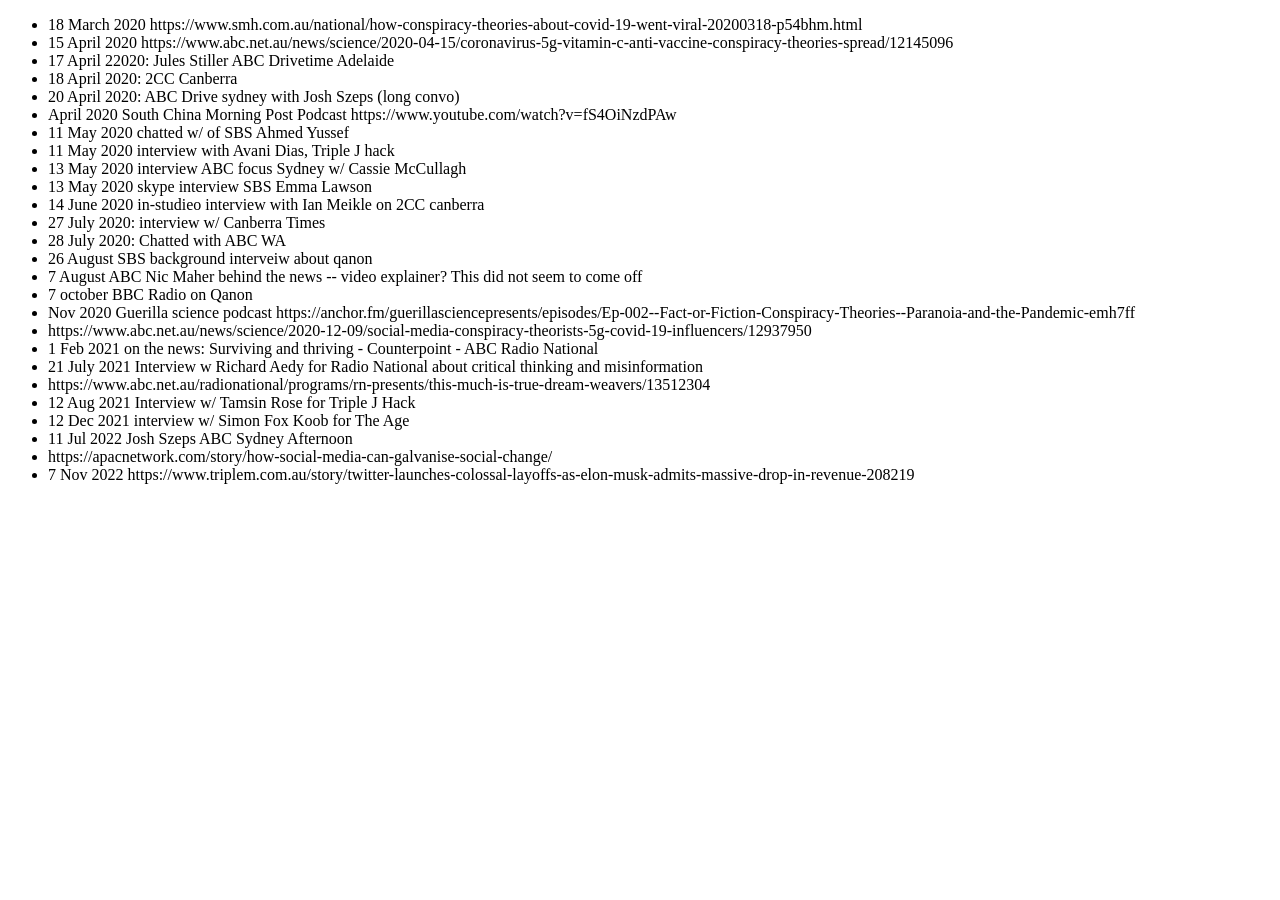
<file: DP190101507_media.html>
<!DOCTYPE html><html>  <head>    <meta content="text/html; charset=utf-8" http-equiv="content-type">



  <title>DP190101507 Media Outputs</title>  </head>





  <body>

<ul>

  <li>18 March 2020 https://www.smh.com.au/national/how-conspiracy-theories-about-covid-19-went-viral-20200318-p54bhm.html
 </li>
<li> 15 April 2020 https://www.abc.net.au/news/science/2020-04-15/coronavirus-5g-vitamin-c-anti-vaccine-conspiracy-theories-spread/12145096
 </li>
<li> 17 April 22020: Jules Stiller ABC Drivetime Adelaide
 </li>
<li> 18 April 2020: 2CC Canberra
 </li>
<li> 20 April 2020: ABC Drive sydney with Josh Szeps (long convo)
 </li>
<li> April 2020 South China Morning Post Podcast https://www.youtube.com/watch?v=fS4OiNzdPAw
 </li>
<li> 11 May 2020 chatted w/ of SBS Ahmed Yussef
 </li>
<li> 11 May 2020 interview with Avani Dias, Triple J hack
 </li>
<li> 13 May 2020 interview ABC focus Sydney w/ Cassie McCullagh
 </li>
<li> 13 May 2020 skype interview SBS Emma Lawson
 </li>
<li> 14 June 2020 in-studieo interview with Ian Meikle on 2CC canberra
 </li>
<li> 27 July 2020: interview w/ Canberra Times
 </li>
<li> 28 July 2020: Chatted with ABC WA
 </li>
<li> 26 August SBS background interveiw about qanon
 </li>
<li> 7 August ABC Nic Maher behind the news -- video explainer? This did not seem to come off
 </li>
<li> 7 october BBC Radio on Qanon
 </li>
<li> Nov 2020 Guerilla science podcast https://anchor.fm/guerillasciencepresents/episodes/Ep-002--Fact-or-Fiction-Conspiracy-Theories--Paranoia-and-the-Pandemic-emh7ff
 </li>
<li> https://www.abc.net.au/news/science/2020-12-09/social-media-conspiracy-theorists-5g-covid-19-influencers/12937950
 </li>
<li> 1 Feb 2021 on the news: Surviving and thriving - Counterpoint - ABC Radio National
 </li>
<li> 21 July 2021 Interview w Richard Aedy for Radio National about critical thinking and misinformation
 </li>
<li> https://www.abc.net.au/radionational/programs/rn-presents/this-much-is-true-dream-weavers/13512304
 </li>
<li> 12 Aug 2021 Interview w/ Tamsin Rose for Triple J Hack
 </li>
<li> 12 Dec 2021 interview w/ Simon Fox Koob for The Age
 </li>
<li> 11 Jul 2022 Josh Szeps ABC Sydney Afternoon
 </li>
<li> https://apacnetwork.com/story/how-social-media-can-galvanise-social-change/
 </li>
<li> 7 Nov 2022 https://www.triplem.com.au/story/twitter-launches-colossal-layoffs-as-elon-musk-admits-massive-drop-in-revenue-208219 </li>


</ul>



  </body></html>
</file>
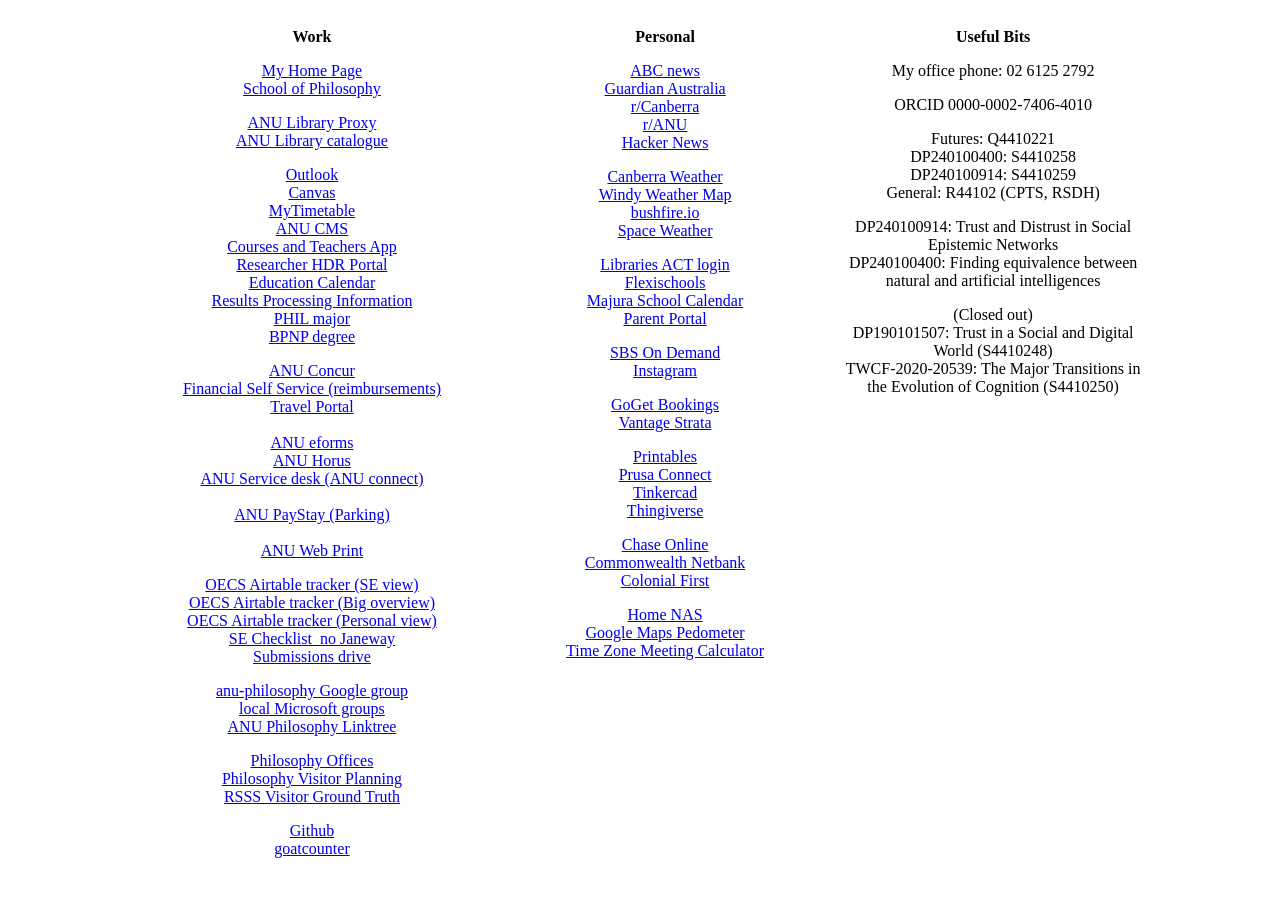
<file: links.html>
<!DOCTYPE html PUBLIC "-//W3C//DTD XHTML 1.0 Transitional//EN" "http://www.w3.org/TR/xhtml1/DTD/xhtml1-transitional.dtd">
<html xmlns="http://www.w3.org/1999/xhtml">
  <head>
    <meta http-equiv="content-type" content="application/xhtml+xml; charset=ISO-8859-1" />
    <title>Links</title>
    <link href="[data-uri]" rel="icon" type="image/x-icon" />
  </head>
  <body>
    <table style="width: 80%; text-align: left;" cellspacing="2" cellpadding="2"
      border="0"
      align="center">
      <tbody>
        <tr>
          <td style="width: 35%; vertical-align: top; text-align: center;">
            <p><strong>Work</strong></p>
            <p style="text-align: center;"><a href="https://colinklein.org/index.html">My Home Page
            </a></br>
              <a href="https://philosophy.cass.anu.edu.au"> School of Philosophy </a><br />
            </p>
            <p style="text-align: center;"><a href="https://login.virtual.anu.edu.au/login"><span
                  style="color: #0000ee;">ANU
                  Library Proxy</span></a><br/>
                  <a href="https://anu.primo.exlibrisgroup.com/discovery/search?tab=LibraryCatalog&search_scope=MyInstitution&vid=61ANU_INST:ANU&lang=en&offset=0&mode=advanced">ANU
                Library catalogue</a><br /></p>




            <p style="text-align: center;">
              <a href="https://outlook.office.com/mail/"> Outlook </a><br />
              <a href="https://canvas.anu.edu.au"> Canvas </a><br />
            <a href="https://mytimetable.anu.edu.au/even/admin/adminLoginExe.do">MyTimetable</a><br />
            <a href="https://cms.anu.edu.au">ANU
                            CMS</a><br />
            <a href="https://cat.app.anu.edu.au"> Courses and Teachers App </a><br />



          <a href="https://research.app.anu.edu.au/"> Researcher HDR Portal </a><br />
          <a href="https://anu365.sharepoint.com/sites/CASSPros/SitePages/Annual-deadline-calendar.aspx"> Education Calendar </a><br />
          <a href="https://anu365.sharepoint.com/sites/CASSPros/SitePages/Results-Processing.aspx"> Results Processing Information </a><br />
          <a href="https://programsandcourses.anu.edu.au/2025/major/PHIL-MAJ"> PHIL major</a><br />
          <a href="https://programsandcourses.anu.edu.au/2025/program/BPNP"> BPNP degree </a><br />
  </p>

            <p style="text-align: center;"><a href="https://services.anu.edu.au/information-technology/software-systems/concur-expense-management">ANU
                Concur</a><br />
                <a href="https://selfservice.financials.anu.edu.au/"> Financial Self Service (reimbursements) </a><br />
                <a href="https://connect.tripstax.com/signin/anu"> Travel Portal </a><br />
                <br />
              <a href="https://eforms.anu.edu.au/">ANU eforms</a><br />
              <a href="https://horus.anu.edu.au">ANU Horus</a><br />
        <a href="https://anuconnect.anu.edu.au/services">ANU
                        Service desk (ANU connect)</a><br /><br />

                <a href="https://www.paystay.com.au">ANU
                    PayStay (Parking)</a><br /><br />

                    <a href="https://app.anu-mskm.com.au/app?service=page/UserWebPrint">ANU Web Print</a><br />






          </p>

          <p style="text-align: center;">



            <a href="https://airtable.com/appnEFWa9GMhafNFF/shrpu3TvDIjo1Ewra/tblMhlLmCE5Pp1C9c"> OECS Airtable tracker (SE view)</a><br>
            <a href="https://airtable.com/appnEFWa9GMhafNFF/shr0CrJBULr9LcbUY"> OECS Airtable tracker (Big overview)</a><br>
            <a href="https://airtable.com/appnEFWa9GMhafNFF/shrgJBG893DQtMCam"> OECS Airtable tracker (Personal view)</a><br>
            <a href="https://docs.google.com/document/d/1h-rUGt3H7vT4WB2Sa6FpzkSKDg_LH6KxKC_0FWyJkmI/edit?pli=1&tab=t.0#heading=h.6rhzxbqx5i9c"> SE Checklist_no Janeway </a><br>
            <a href="https://drive.google.com/drive/u/1/folders/18tUMSyI_OuKsBcN4dk0cJfPl0Y_JRyEs"> Submissions drive </a><br>

           </p>



            <p style="text-align: center;">
              <a href="https://groups.google.com/g/anu-philosophy">anu-philosophy Google group</a><br />
              <a href="https://myaccount.microsoft.com/groups">local Microsoft groups</a><br />
              <a href="https://linktr.ee/anuphilosophy">ANU Philosophy Linktree</a><br>

            </p>



             <p style="text-align: center;">

           <a href="https://docs.google.com/spreadsheets/d/1TalK0493mVtzlnbvbVT6rnQtolJLaaVGv3tx3b9Bh-8/">Philosophy Offices</a><br />
           <a href="https://docs.google.com/spreadsheets/d/1CmDowQ3iWyQcD8UfOTPXxcxxH93lcKh-asg5Z_u2ZRc/">Philosophy Visitor Planning</a><br />
           <a href="https://anu365.sharepoint.com/:x:/r/sites/RSSS/Shared%20Documents/Human%20Resources/VaHAs/1.%20PHIL%20VaHA%20Tracker.xlsx?d=wda6355fcdc234794b2371acb22cceaf3&csf=1&web=1&e=WBmfJa">RSSS Visitor Ground Truth</a><br />
         </p>
         <p style="text-align: center;">
           <a href="github.com"> Github </a><br>
           <a href="https://cvklein.goatcounter.com"> goatcounter</a><br></p>

          </td>
          <td style="width: 35%; vertical-align: top; text-align: center;">
            <p style="text-align: center; "><span style="font-weight: bold; ">Personal</span></p>
            <p style="text-align: center; "> <a style="text-align: center;" href="https://www.abc.net.au">ABC
              news<br />
              <a style="text-align: center;" href="http://www.guardian.co.uk/australia">Guardian
                Australia</a><br style="text-align: center;" />
            <a href="https://www.reddit.com/r/canberra/">r/Canberra</a><br />
          <a href="https://www.reddit.com/r/ANU/">r/ANU</a><br />
          <a href="https://news.ycombinator.com">Hacker News</a><br />
        </p>
            <p style="text-align: center; ">

              <a href="https://www.weatherzone.com.au/act/act/canberra">Canberra
                Weather </a><br />
                <a href="https://www.windy.com/?-35.283,149.128,5">Windy Weather Map
                   </a><br />
                   <a href="https://bushfire.io/?location=6.06917266178714/-34.27618324937444/149.17482537462274/satellite/0/0">
                     bushfire.io</a><br />
                   <a href="https://www.spaceweatherlive.com/en/auroral-activity/auroral-oval.html">Space Weather
                      </a><br />

              </p>
            <p style="text-align: center;"> <a href="https://librariesact.spydus.com/">Libraries
                ACT login</a><br />
              <a href="https://www.flexischools.com.au">Flexischools </a><br />
              <a href="http://www.majuraps.act.edu.au/our_school/calendar">Majura
                School Calendar</a><br >
                 <a href="https://sas.ed.act.edu.au/auth/portal"> Parent Portal</a> </p>
            <p style="text-align: center;">
              <a href="https://www.sbs.com.au/ondemand/">SBS On Demand</a><br />
              <a href="https://www.instagram.com">Instagram</a><br />
              </p>

              <p style="text-align: center;">
                <a href="https://bookings.goget.com.au"> GoGet Bookings </a><br>
                <a href="https://vantagestrata.residentportal.au.resvu.io/login"> Vantage Strata</a><br>
              </p>

              <p style="text-align: center;">
                <a href="https://www.printables.com/model?lang=en"> Printables </a><br>
                <a href="https://connect.prusa3d.com"> Prusa Connect </a><br>
                <a href="https://www.tinkercad.com/dashboard"> Tinkercad </a><br>
                <a href="https://www.thingiverse.com"> Thingiverse</a><br>
              </p>

<p style="text-align: center;"><a href="https://chaseonline.chase.com">Chase
                Online</a><br />
              <a href="https://www.my.commbank.com.au/netbank/Logon/Logon.aspx">Commonwealth
                Netbank</a>
                <br />
              <a href="https://www.cfs.com.au">Colonial First</a>
                <br />
               </p>
            <p style="text-align: center;">
              <a href="https://100.68.231.63:5001"> Home NAS </a><br/>
              <a href="http://www.gmap-pedometer.com/">Google Maps Pedometer</a>
            <br />
            <a href="https://www.timeanddate.com/worldclock/meeting.html">Time Zone Meeting Calculator</a>

          </p>
        </td>
        <td style="vertical-align: top; text-align: center; colspan=2">


            <p style="text-align: center;"><strong>Useful Bits <br />
              </strong></p>
            <p style="text-align: center;">My office phone: 02 6125 2792</p>
            <p style="text-align: center;">ORCID 0000-0002-7406-4010</p>

            <p style="text-align: center;">
              Futures: Q4410221<br />
              DP240100400: S4410258 <br>
              DP240100914: S4410259 <br>
              General: R44102 (CPTS, RSDH) <br />
             </p>
             <p>
             DP240100914: Trust and Distrust in Social Epistemic Networks<br>
             DP240100400: Finding equivalence between natural and artificial intelligences<br>
           </p>
           <p>
             (Closed out)<br>
             DP190101507: Trust in a Social and Digital World (S4410248)<br>
             TWCF-2020-20539: The Major Transitions in the Evolution of Cognition (S4410250)<br><br>


             </p>

            <p style="text-align: center;"><br />
            </p>
          </td>

<!-- commenting out 21 Sep 2025 to see if this is the slow load problem
          <td style="vertical-align: top; text-align: center; colspan=2">

            <script>
            (function(d, s, id) {
                if (d.getElementById(id)) {
                    if (window.__TOMORROW__) {
                        window.__TOMORROW__.renderWidget();
                    }
                    return;
                }
                const fjs = d.getElementsByTagName(s)[0];
                const js = d.createElement(s);
                js.id = id;
                js.src = "https://www.tomorrow.io/v1/widget/sdk/sdk.bundle.min.js";

                fjs.parentNode.insertBefore(js, fjs);
            })(document, 'script', 'tomorrow-sdk');
            </script>

            <div class="tomorrow"
               data-location-id="004566"
               data-language="EN"
               data-unit-system="METRIC"
               data-skin="light"
               data-widget-type="upcoming"
               style="padding-bottom:22px;position:relative;"
            >
              <a
                href="https://www.tomorrow.io/weather-api/"
                rel="nofollow noopener noreferrer"
                target="_blank"
                style="position: absolute; bottom: 0; transform: translateX(-50%); left: 50%;"
              >
                <img
                  alt="Powered by the Tomorrow.io Weather API"
                  src="https://weather-website-client.tomorrow.io/img/powered-by.svg"
                  width="250"
                  height="18"
                />
              </a>
            </div>
          </td>
        </tr>
      </tbody>
    </table>
-->
  </body>
</html>
</file>
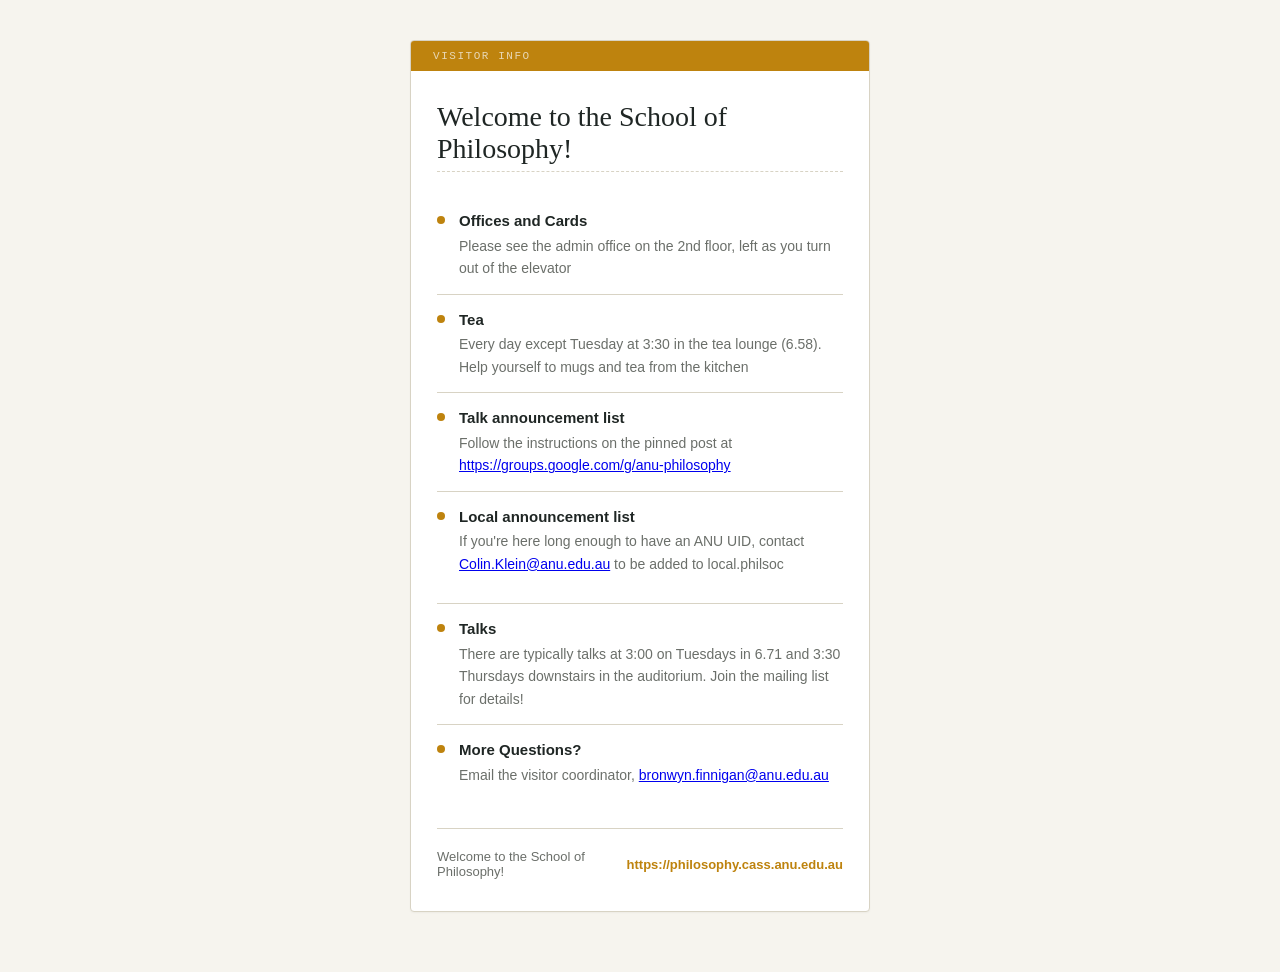
<file: visitor_info.html>
<!DOCTYPE html>
<html lang="en">
<head>
<meta charset="UTF-8">
<meta name="viewport" content="width=device-width, initial-scale=1.0">
<title>Quick Info</title>
<style>
  :root{
    --ink: #1f2624;
    --paper: #f6f4ee;
    --card: #ffffff;
    --line: #d8d3c4;
    --accent: #be830e;
    --accent-soft: #e4efe9;
    --muted: #6b6f6a;
    --font-display: Georgia, 'Iowan Old Style', 'Palatino Linotype', serif;
    --font-body: -apple-system, BlinkMacSystemFont, 'Segoe UI', Helvetica, Arial, sans-serif;
    --font-mono: 'SF Mono', 'Courier New', monospace;
  }

  * { box-sizing: border-box; }

  html, body {
    margin: 0;
    padding: 0;
    background: var(--paper);
    color: var(--ink);
    font-family: var(--font-body);
    -webkit-font-smoothing: antialiased;
  }

  body {
    min-height: 100vh;
    display: flex;
    justify-content: center;
    align-items: flex-start;
    padding: 40px 18px 60px;
  }

  .card {
    width: 100%;
    max-width: 460px;
    background: var(--card);
    border: 1px solid var(--line);
    border-radius: 4px;
    overflow: hidden;
    box-shadow: 0 1px 2px rgba(31,38,36,0.04);
  }

  /* Top tag / eyebrow strip — the signature element */
  .tag {
    background: var(--accent);
    color: var(--paper);
    font-family: var(--font-mono);
    font-size: 11px;
    letter-spacing: 0.14em;
    text-transform: uppercase;
    padding: 9px 22px;
    display: flex;
    justify-content: space-between;
    align-items: center;
  }

  .tag span:last-child { opacity: 0.75; }

  .content {
    padding: 30px 26px 32px;
  }

  h1 {
    font-family: var(--font-display);
    font-size: 28px;
    line-height: 1.15;
    margin: 0 0 6px;
    font-weight: 400;
  }

  .subtitle {
    font-size: 14.5px;
    color: var(--muted);
    margin: 0 0 26px;
    line-height: 1.5;
  }

  .divider {
    border: none;
    border-top: 1px dashed var(--line);
    margin: 0 0 24px;
  }

  ul.points {
    list-style: none;
    margin: 0 0 6px;
    padding: 0;
  }

  ul.points li {
    display: flex;
    gap: 14px;
    padding: 14px 0;
    border-bottom: 1px solid var(--line);
    font-size: 15px;
    line-height: 1.5;
  }

  ul.points li:last-child { border-bottom: none; }

  ul.points li .mark {
    flex: 0 0 auto;
    width: 8px;
    height: 8px;
    border-radius: 50%;
    background: var(--accent);
    margin-top: 6px;
  }

  ul.points li .text strong {
    display: block;
    font-weight: 600;
    margin-bottom: 2px;
  }

  ul.points li .text span {
    color: var(--muted);
    font-size: 14px;
  }

  .footer {
    margin-top: 28px;
    padding-top: 20px;
    border-top: 1px solid var(--line);
    display: flex;
    justify-content: space-between;
    align-items: center;
    font-size: 13px;
    color: var(--muted);
  }

  .footer a {
    color: var(--accent);
    text-decoration: none;
    font-weight: 600;
  }

  .footer a:hover { text-decoration: underline; }

  /* CTA button — optional, delete if not needed */


</style>
</head>
<body>

<div class="card">
  <div class="tag">
    <span>visitor Info</span>

  </div>

  <div class="content">
    <!-- EDIT: main heading and short subtitle -->
    <h1>Welcome to the School of Philosophy!</h1>

    <hr class="divider">

    <!-- EDIT: replace these list items with your own -->
    <ul class="points">
      <li>
        <span class="mark"></span>
        <span class="text">
          <strong>Offices and Cards</strong>
          <span>Please see the admin office on the 2nd floor, left as you turn out of the elevator</span>
        </span>
      </li>
      <li>
        <span class="mark"></span>
        <span class="text">
          <strong>Tea</strong>
          <span>Every day except Tuesday at 3:30 in the tea lounge (6.58). Help yourself to mugs and tea from the kitchen</span>
        </span>
      </li>
      <li>
        <span class="mark"></span>
        <span class="text">
          <strong>Talk announcement list</strong>
          <span>Follow the instructions on the pinned post at <a href="https://groups.google.com/g/anu-philosophy">https://groups.google.com/g/anu-philosophy</a></span><br>
        </span>
      </li>
      <li>
        <span class="mark"></span>
        <span class="text">
          <strong>Local announcement list</strong>
          <span>If you're here long enough to have an ANU UID, contact <a href="mailto:Colin.Klein@anu.edu.au">Colin.Klein@anu.edu.au</a> to be added to local.philsoc</p>
        </span>
      </li>
      <li>
        <span class="mark"></span>
        <span class="text">
          <strong>Talks</strong>
          <span>There are typically talks at 3:00 on Tuesdays in 6.71 and 3:30 Thursdays downstairs in the auditorium. Join the mailing list for details!</span>
        </span>
      </li>


    <li>
      <span class="mark"></span>
      <span class="text">
        <strong>More Questions?</strong>
        <span>Email the visitor coordinator, <a href="mailto:bronwyn.finnigan@anu.edu.au">bronwyn.finnigan@anu.edu.au</a></span>
      </span>
    </li>
    </ul>


    <div class="footer">
      <span>Welcome to the School of Philosophy!</span>
      <a href="https://philosophy.cass.anu.edu.au">https://philosophy.cass.anu.edu.au</a>
    </div>
  </div>
</div>

</body>
</html>
</file>
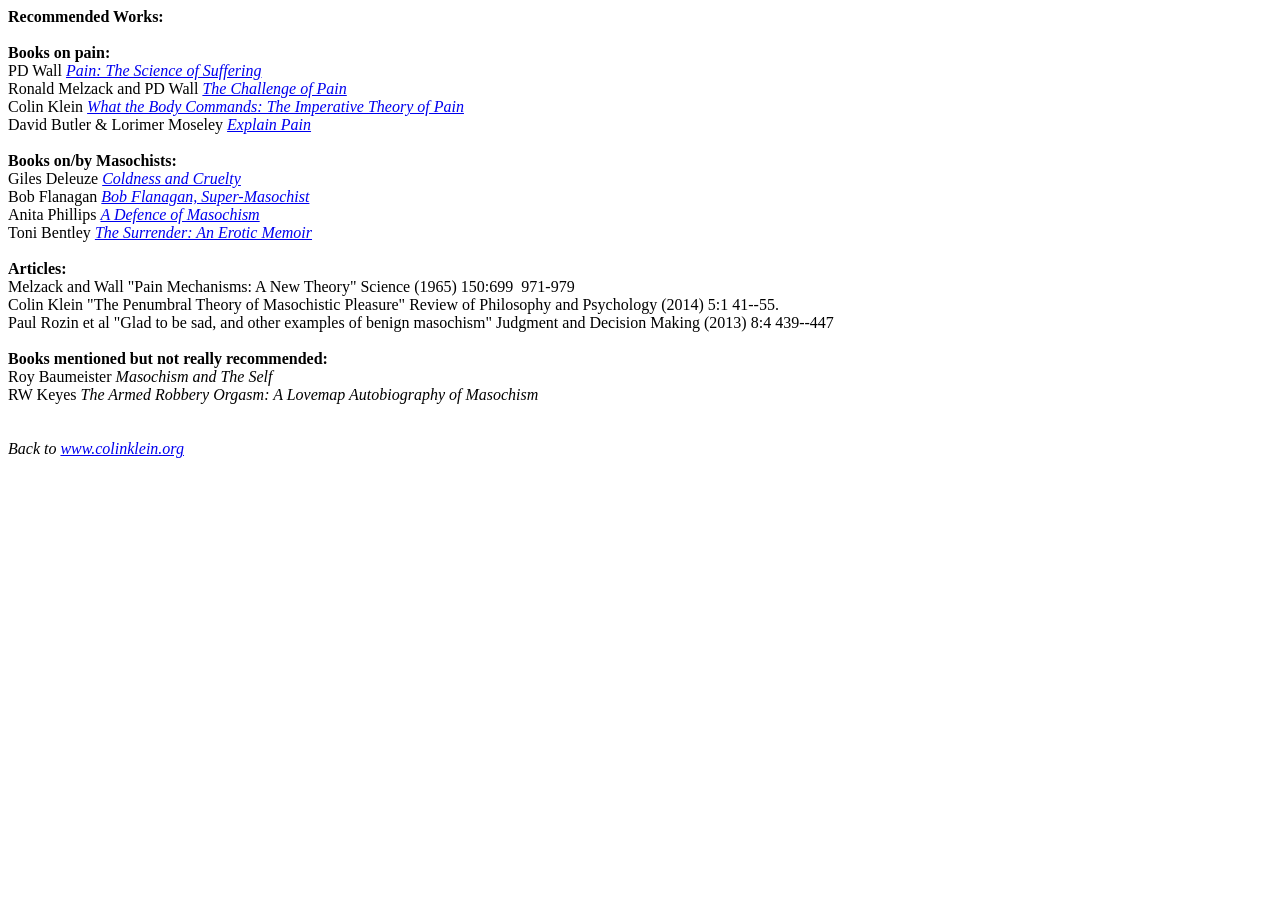
<file: old versions/hongkong.html>
<!DOCTYPE html><html>  <head>    <meta content="text/html; charset=utf-8" http-equiv="content-type">    <title>Hong Kong References</title>  </head>  <body><strong>Recommended Works: <br>      <br>      Books on pain:<br>    </strong>PD Wall <em><a href="https://www.amazon.com/Pain-Science-Suffering-Maps-Mind/dp/0231120079/ref=sr_1_1?ie=UTF8&amp;qid=1478914376&amp;sr=8-1&amp;keywords=pain+the+science+of+suffering">Pain:        The Science of Suffering</a><br>    </em>Ronald Melzack and PD Wall <a href="https://www.amazon.com/s/ref=nb_sb_noss_2?url=search-alias%3Daps&amp;field-keywords=ronald+melzack&amp;rh=i%3Aaps%2Ck%3Aronald+melzack"><em>The        Challenge of Pain </em></a><br>    Colin Klein <em><a href="https://www.amazon.com/What-Body-Commands-Imperative-Theory-ebook/dp/B013FHC8BS/ref=sr_1_1?ie=UTF8&amp;qid=1478914428&amp;sr=8-1&amp;keywords=klein+what+the+body">What        the Body Commands: The Imperative Theory of Pain </a><br>    </em>David Butler &amp; Lorimer Moseley <em><a href="https://www.amazon.com/Explain-Pain-David-Butler/dp/0987342665/ref=sr_1_2?ie=UTF8&amp;qid=1478914443&amp;sr=8-2&amp;keywords=moseley+explain+pain">Explain        Pain </a><br>      <br>    </em><strong>Books on/by Masochists: <br>    </strong>Giles Deleuze <a href="https://www.amazon.com/Masochism-Coldness-Cruelty-Venus-Furs/dp/0942299558/ref=sr_1_1?ie=UTF8&amp;qid=1478914474&amp;sr=8-1&amp;keywords=coldness+and+cruelty"><em>Coldness        and Cruelty</em></a><br>    Bob Flanagan <a href="https://www.amazon.com/Bob-Flanagan-Supermasochist-Search-people/dp/0940642255/ref=sr_1_1?s=books&amp;ie=UTF8&amp;qid=1478914509&amp;sr=1-1&amp;keywords=bob+flanagan+supermasochist"><em>Bob        Flanagan, Super-Masochist </em></a><br>    Anita Phillips <em><a href="https://www.amazon.com/Defence-Masochism-Anita-Phillips/dp/0571190421/ref=sr_1_1?s=books&amp;ie=UTF8&amp;qid=1478914535&amp;sr=1-1&amp;keywords=a+defence+of+masochism">A        Defence of Masochism </a><br>    </em>Toni Bentley <em><a href="https://www.amazon.com/Surrender-Erotic-Memoir-Toni-Bentley/dp/0060732474/ref=sr_1_2?s=books&amp;ie=UTF8&amp;qid=1478914555&amp;sr=1-2&amp;keywords=the+surrender">The        Surrender: An Erotic Memoir </a><br>      <br>      <strong></strong></em><strong>Articles: <br>    </strong>Melzack and Wall "Pain Mechanisms: A New Theory" Science (1965)    150:699&nbsp; 971-979 <br>    Colin Klein "The Penumbral Theory of Masochistic Pleasure" Review of    Philosophy and Psychology (2014) 5:1 41--55.<br>    Paul <em><strong></strong> </em>Rozin et al "Glad to be sad, and other    examples of benign masochism" Judgment and Decision Making (2013) 8:4    439--447<br>    <strong><br>      Books mentioned but not really recommended: <br>    </strong>Roy<em><strong></strong> </em>Baumeister <em>Masochism and The      Self<br>    </em>RW Keyes <em>The Armed Robbery Orgasm: A Lovemap Autobiography of      Masochism<br>      <br>      <br>      Back to <a href="http://www.colinklein.org">www.colinklein.org</a><br>    </em>  </body></html>
</file>
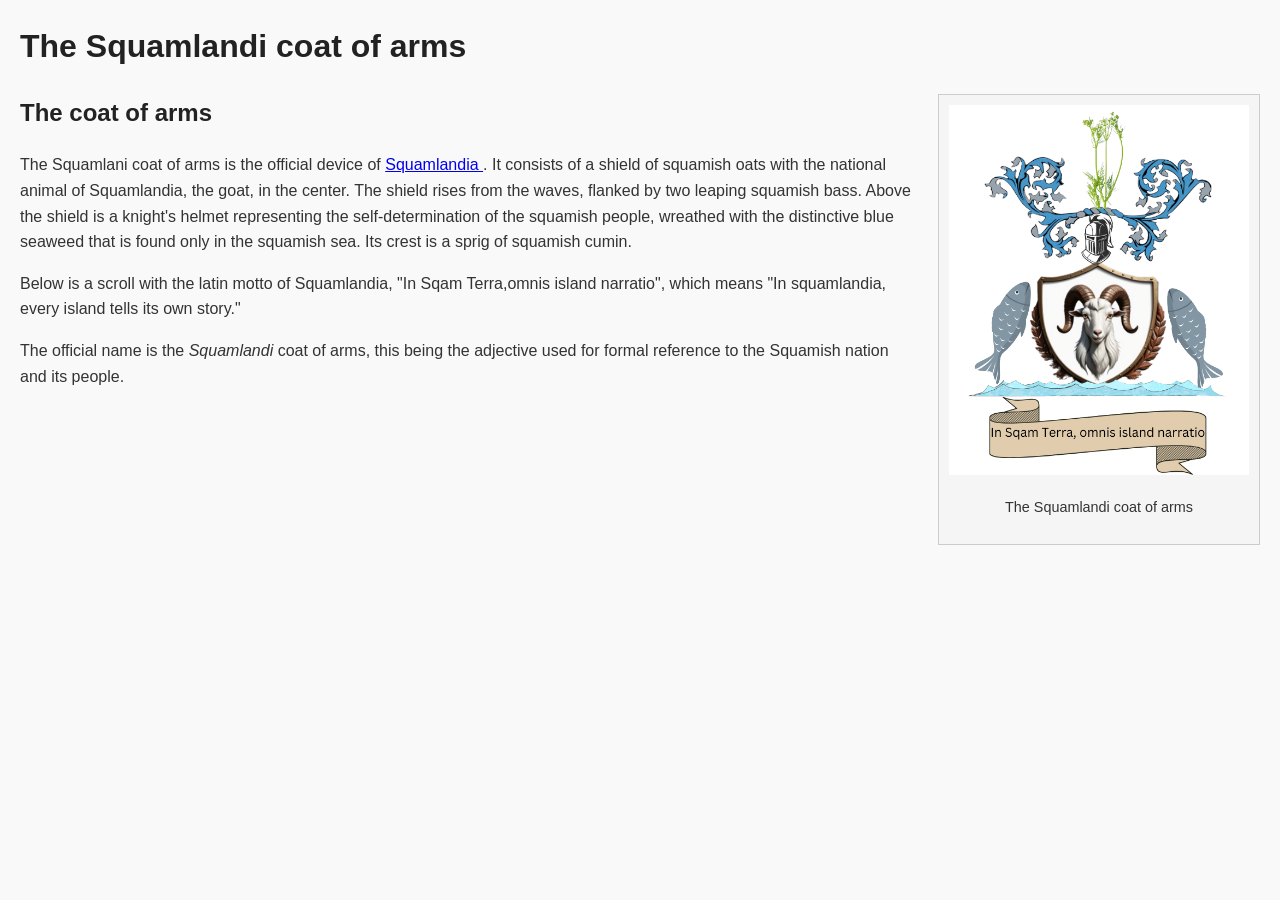
<file: squamlandia/Squamlandi coat of arms.html>
<!DOCTYPE html>
<html lang="en">
<head>
    <meta charset="UTF-8">
    <meta name="viewport" content="width=device-width, initial-scale=1.0">
    <title>The Squamlandi coat of arms</title>
    <style>
        body {
            font-family: Arial, sans-serif;
            line-height: 1.6;
            margin: 20px;
            padding: 0;
            background-color: #f9f9f9;
            color: #333;
        }
        container {
            width: 80%;
            margin: 20px auto;
            background: #fff;
            padding: 20px;
            box-shadow: 0 0 10px rgba(0, 0, 0, 0.1);
        }
        h1, h2, h3 {
            color: #222;
        }
        .infobox {
            float: right;
            width: 300px;
            background: #f5f5f5;
            border: 1px solid #ccc;
            padding: 10px;
            margin: 0 0 20px 20px;
            font-size: 0.9em;
        }
        .infobox img {
            width: 100%;
            height: auto;
        }
        .infobox table {
            width: 100%;
            border-collapse: collapse;
        }
        .infobox th  {
            border: 1px solid #ddd;
            padding: 5px;
            text-align: center;
        }
        .infobox td{
            border: 1px solid #ddd;
            padding: 5px;
            text-align: left;
        }

        .content-section {
            margin-bottom: 20px;
        }
        footer {
            text-align: center;
            font-size: 0.8em;
            color: #555;
            margin-top: 20px;
        }
    </style>
</head>
<body>
    <div class="container">
        <h1>The Squamlandi coat of arms</h1>
        <div class="infobox">
            <img src="squamlandi coat of arms.png" alt="Squamlandi coat of arms">
            <p align="center"> The Squamlandi coat of arms </p>

        </div>


        <div class="content-section">
            <h2>The coat of arms</h2>
            <p> The Squamlani coat of arms is the official device of <a href="Squamlandia.html"> Squamlandia </a>.
            It consists of a shield of squamish oats with the national animal of Squamlandia, the goat, in the center. The shield rises from the waves,
             flanked by two leaping squamish bass. Above the shield is a knight's helmet representing the self-determination of the squamish people, wreathed with
        the distinctive blue seaweed that is found only in the squamish sea. Its crest is a sprig of squamish cumin.</p>

        <p> Below is a scroll with the latin motto of Squamlandia, "In Sqam Terra,omnis island narratio", which means
        "In squamlandia, every island tells its own story." </p>

        <p> The official name is the <em> Squamlandi </em> coat of arms, this being the adjective used for formal reference to
        the Squamish nation and its people.</p>
        </div>




</body>
</html>
</file>
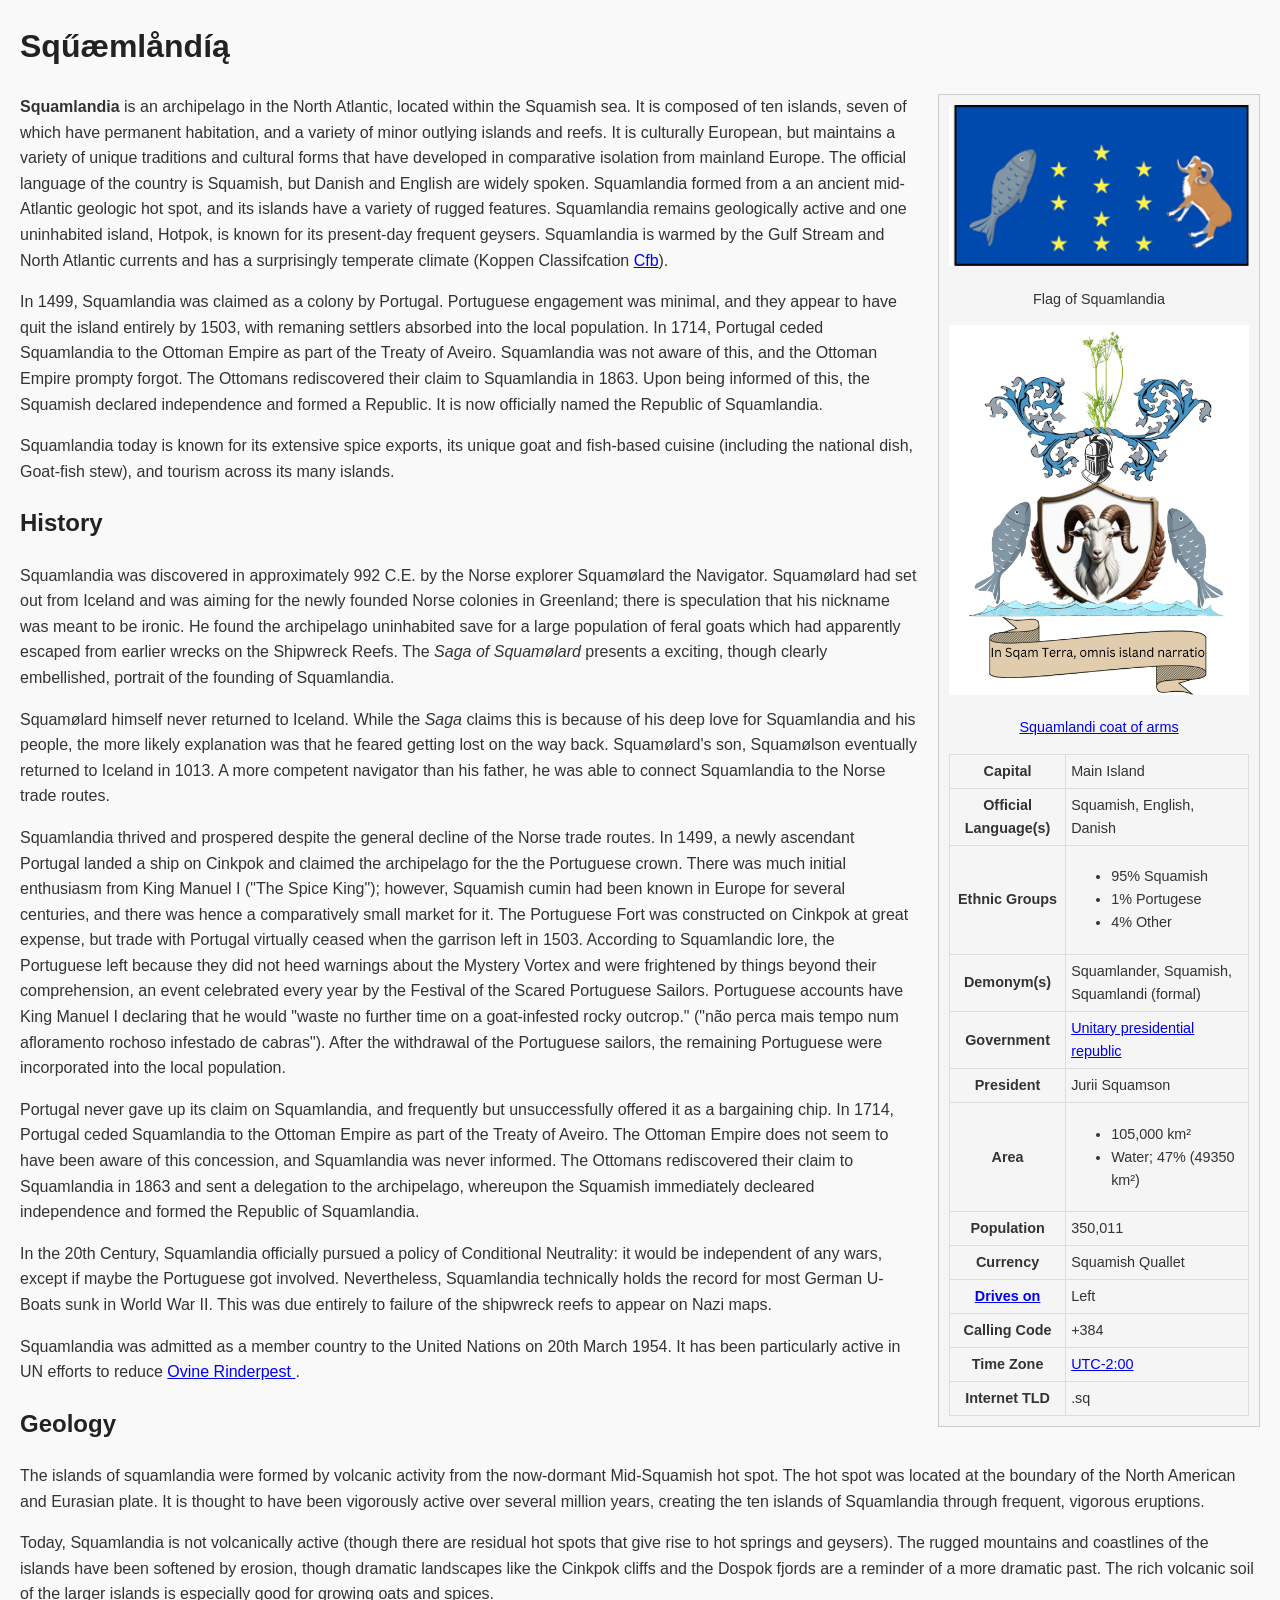
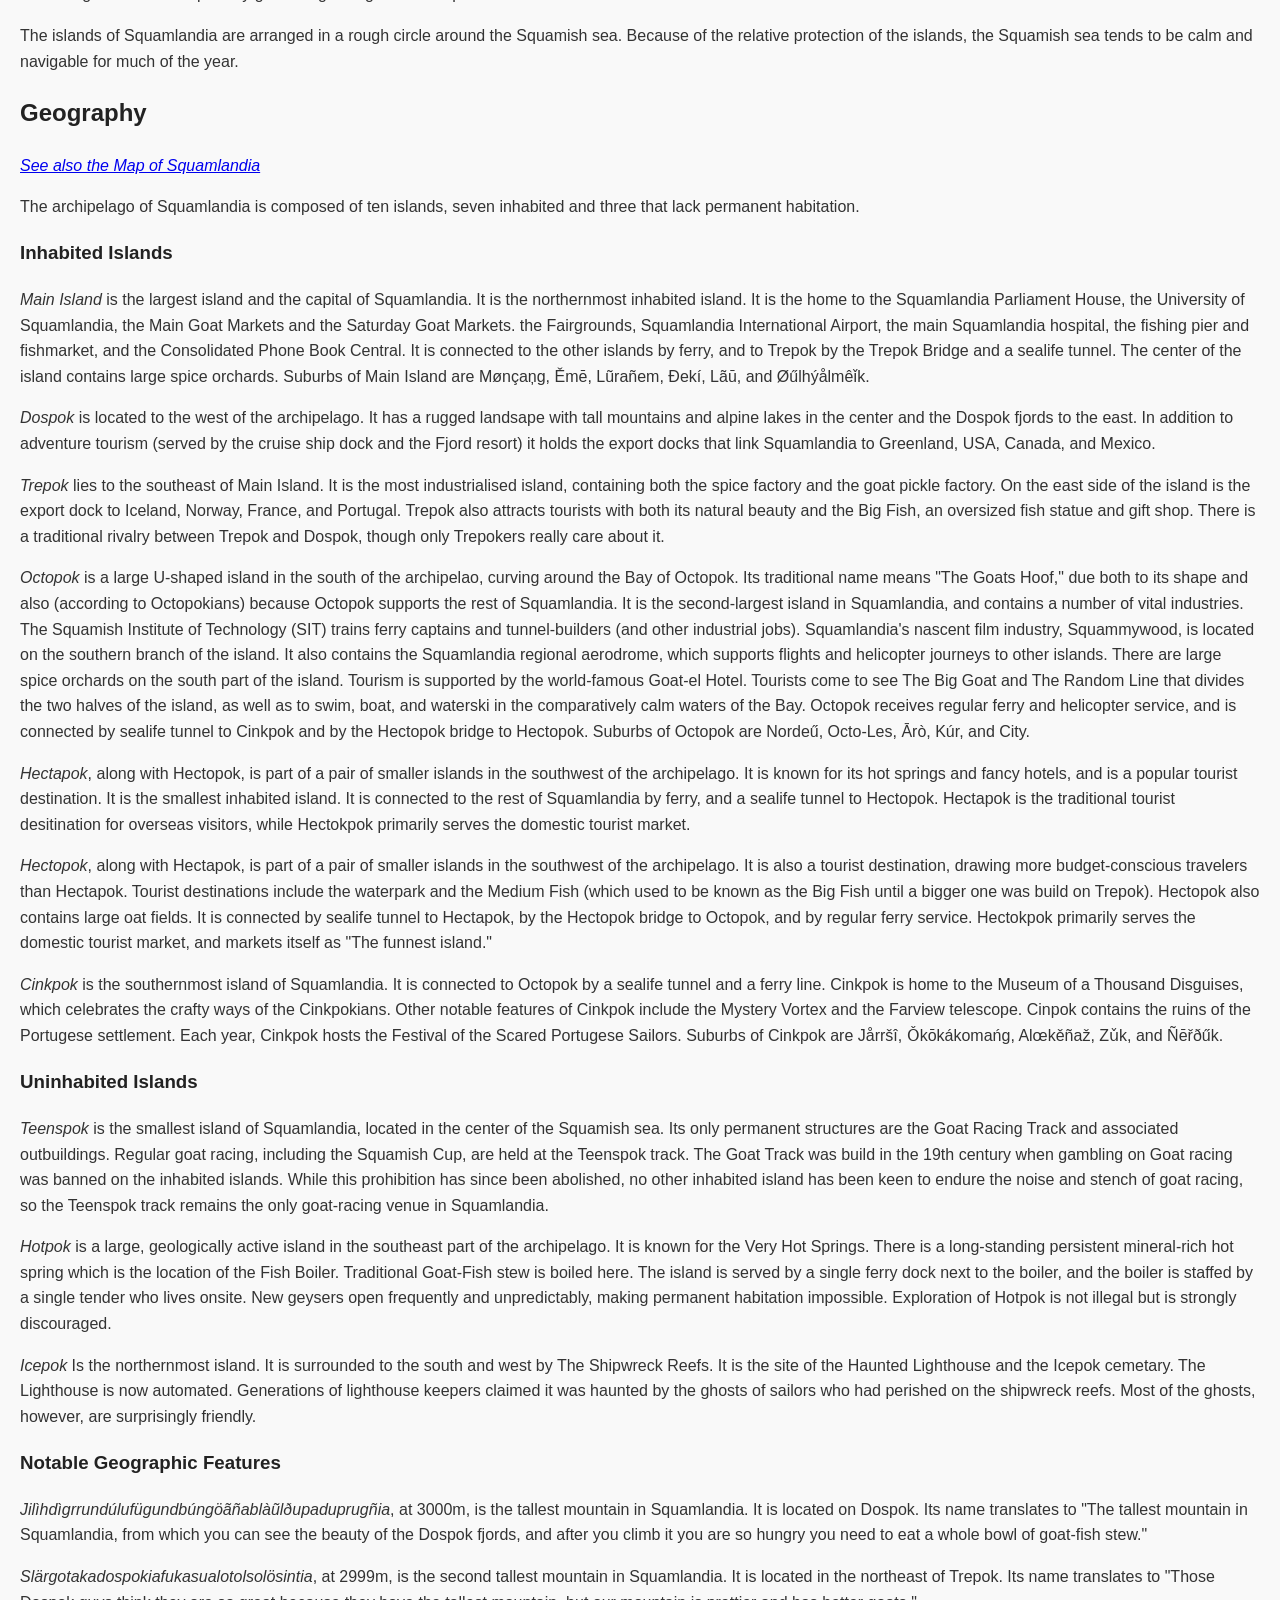
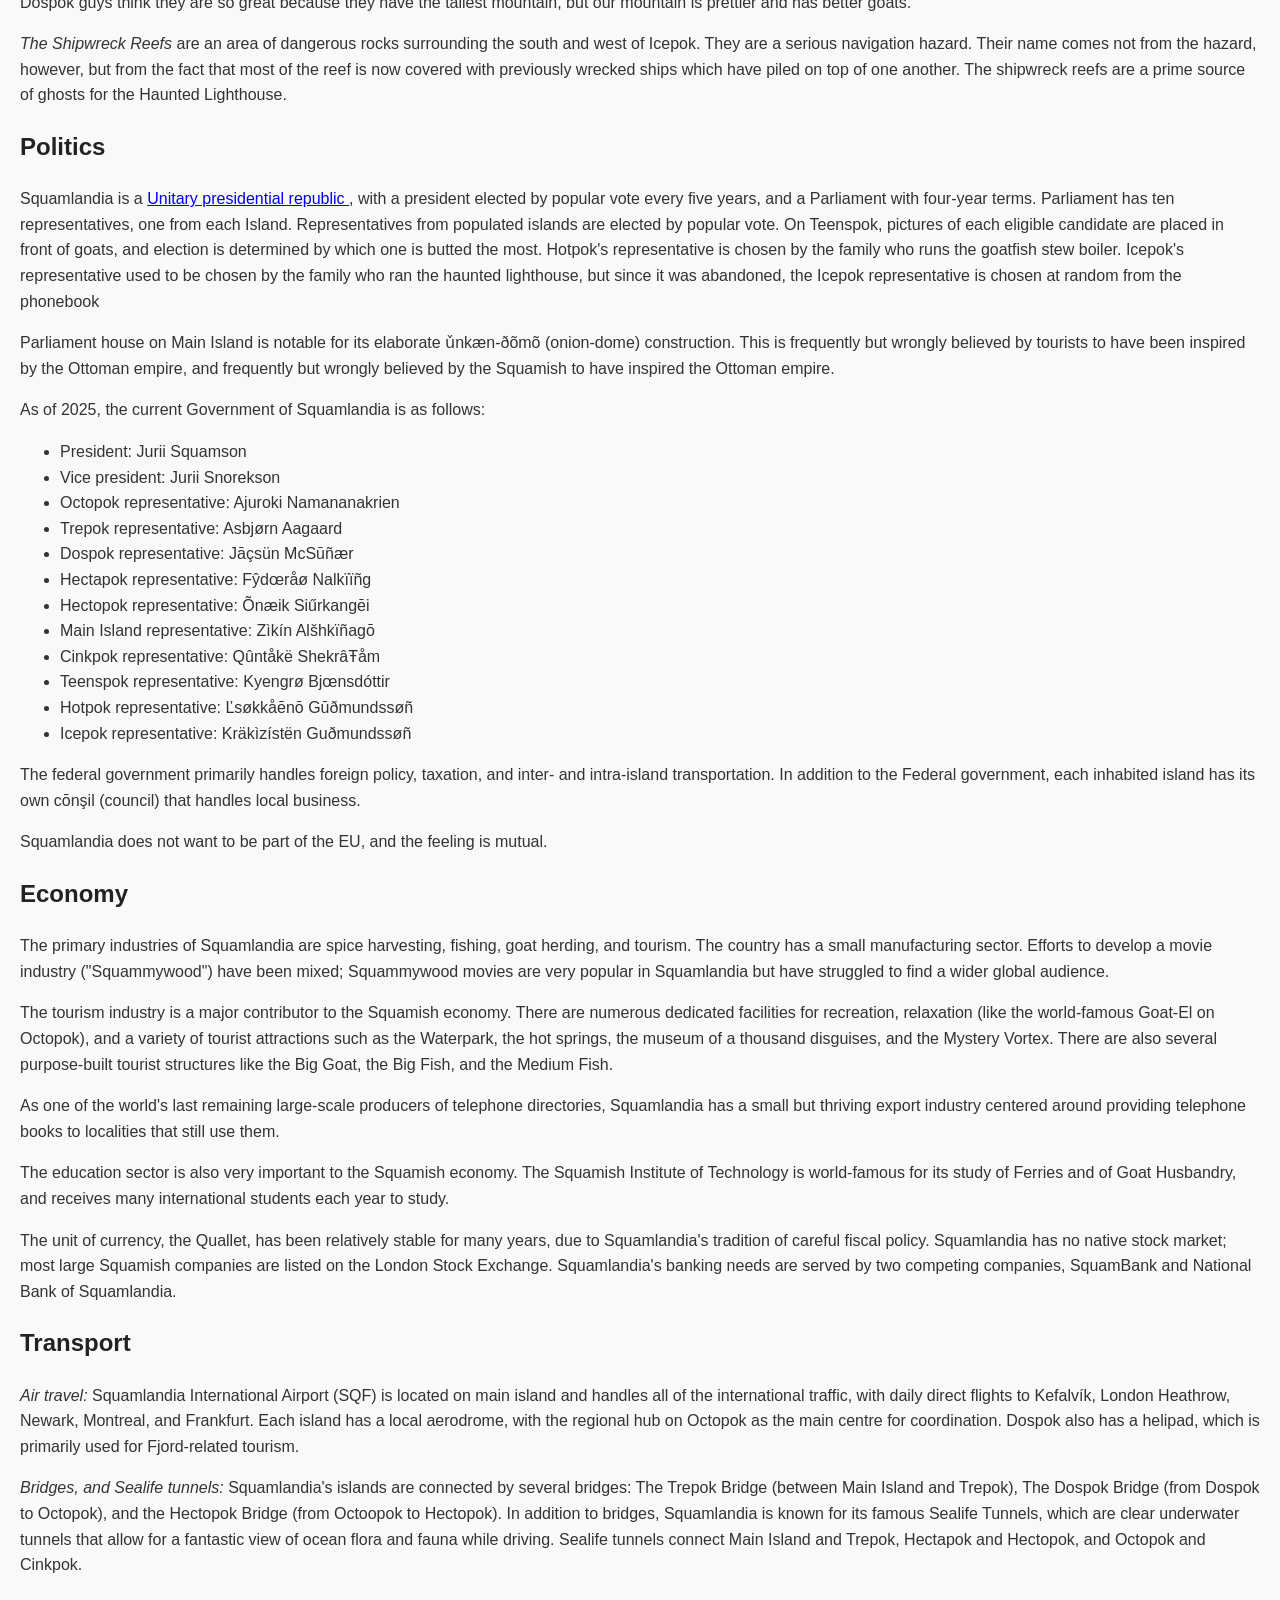
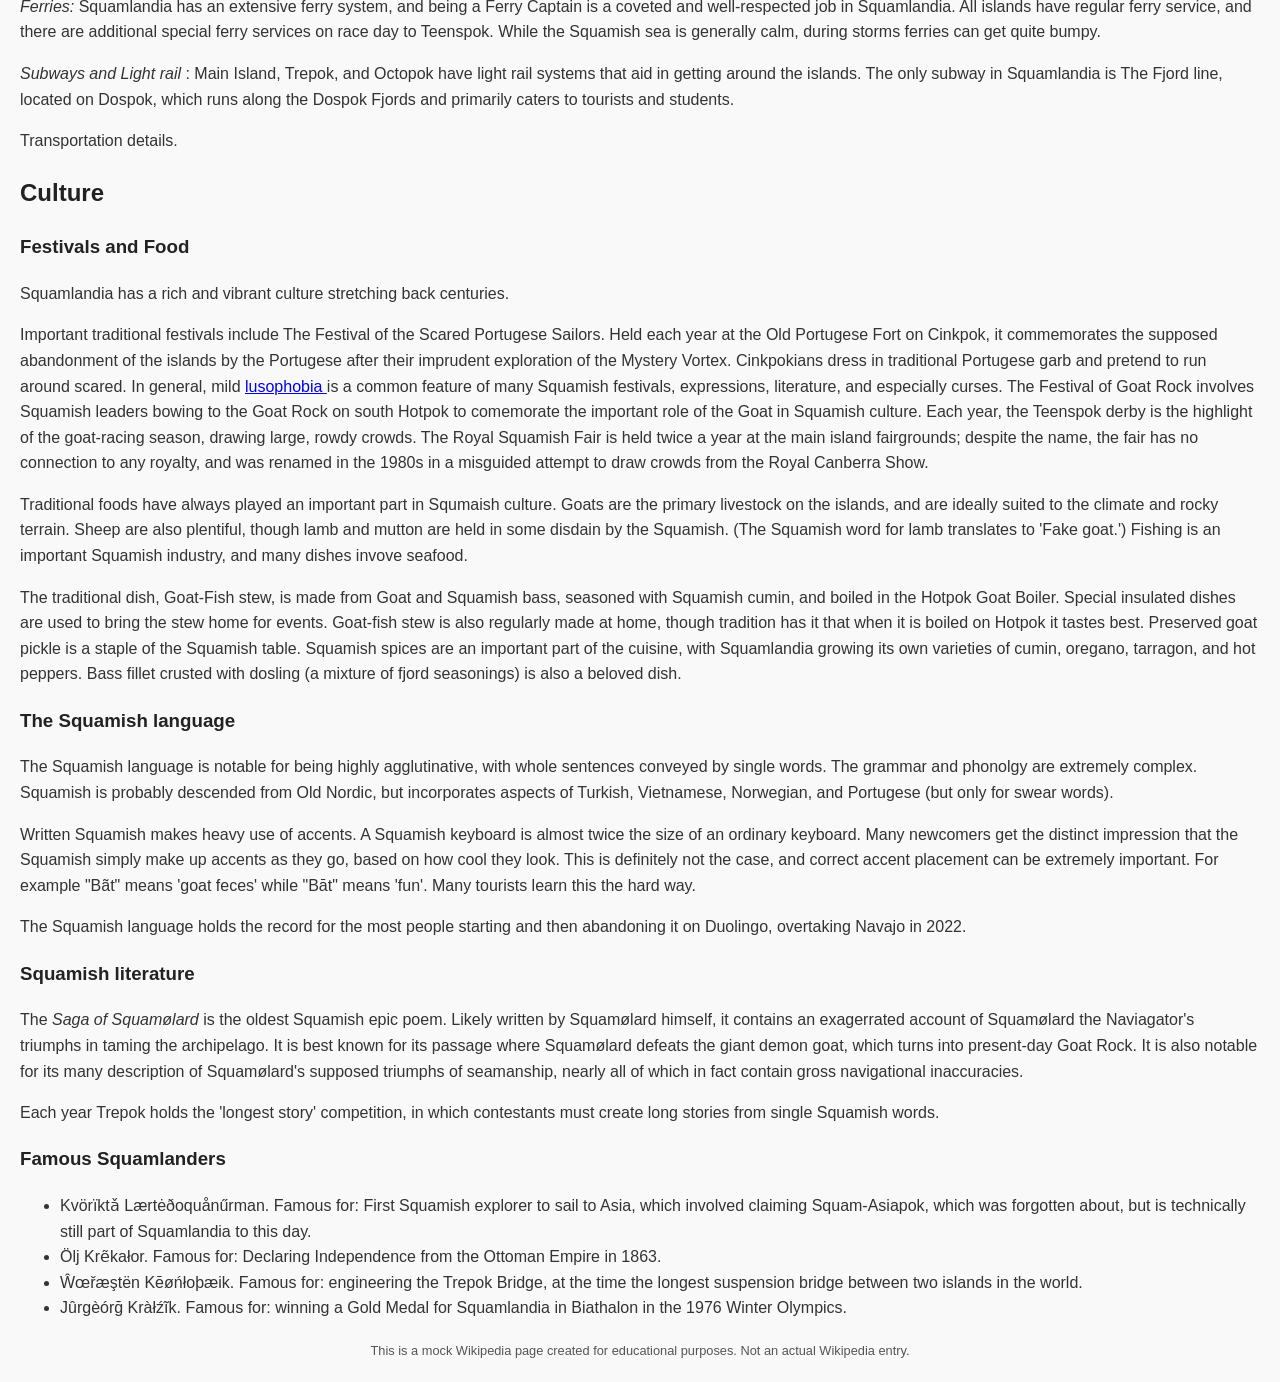
<file: squamlandia/Squamlandia.html>
<!DOCTYPE html>
<html lang="en">
<head>
    <meta charset="UTF-8">
    <meta name="viewport" content="width=device-width, initial-scale=1.0">
    <title>Sqűæmlåndíą</title>
    <style>
        body {
            font-family: Arial, sans-serif;
            line-height: 1.6;
            margin: 20px;
            padding: 0;
            background-color: #f9f9f9;
            color: #333;
        }
        container {
            width: 80%;
            margin: 20px auto;
            background: #fff;
            padding: 20px;
            box-shadow: 0 0 10px rgba(0, 0, 0, 0.1);
        }
        h1, h2, h3 {
            color: #222;
        }
        .infobox {
            float: right;
            width: 300px;
            background: #f5f5f5;
            border: 1px solid #ccc;
            padding: 10px;
            margin: 0 0 20px 20px;
            font-size: 0.9em;
        }
        .infobox img {
            width: 100%;
            height: auto;
        }
        .infobox table {
            width: 100%;
            border-collapse: collapse;
        }
        .infobox th  {
            border: 1px solid #ddd;
            padding: 5px;
            text-align: center;
        }
        .infobox td{
            border: 1px solid #ddd;
            padding: 5px;
            text-align: left;
        }

        .content-section {
            margin-bottom: 20px;
        }
        footer {
            text-align: center;
            font-size: 0.8em;
            color: #555;
            margin-top: 20px;
        }
    </style>
</head>
<body>
    <div class="container">
        <h1>Sqűæmlåndíą</h1>
        <div class="infobox">
            <img src="Squamish flag.png" alt="Flag of Squamlandia">
            <p align="center"> Flag of Squamlandia </p>
            <img src="squamlandi coat of arms.png" alt="Squamlandi coat of arms">
            <p align="center"> <a href="Squamlandi coat of arms.html"> Squamlandi coat of arms </a> </p>
            <table>
                <tr>
                    <th>Capital</th>
                    <td>Main Island</td>
                </tr>
                <tr>
                    <th>Official Language(s)</th>
                    <td>Squamish, English, Danish</td>
                </tr>

                <tr>
                    <th>Ethnic Groups</th>
                    <td><ul> <li>95% Squamish</li>
                            <li> 1% Portugese  </li>
                          <li> 4% Other  </li></td>
                </tr>
                <tr>
                    <th>Demonym(s)</th>
                    <td>Squamlander, Squamish, Squamlandi (formal)</td>
                </tr>
                <tr>
                    <th>Government </th>
                    <td><a href="https://en.wikipedia.org/wiki/Presidential_system"> Unitary presidential republic </a></td>
                </tr>
                <tr>
                    <th>President </th>
                    <td> Jurii Squamson </td>
                </tr>
                <tr>
                    <th>Area</th>
                    <td><ul> <li>105,000 km²</li>
                            <li> Water; 47% (49350 km²) </li></td>
                </tr>
                <tr>
                    <th>Population</th>
                    <td>350,011</td>
                </tr>
                <tr>
                    <th>Currency</th>
                    <td>Squamish Quallet</td>
                </tr>
                <tr>
                    <th><a href="https://en.wikipedia.org/wiki/Left-_and_right-hand_traffic"> Drives on </a></th>
                    <td>Left</td>
                </tr>
                <tr>
                    <th>Calling Code</th>
                    <td>+384</td>
                </tr>
                <tr>
                    <th>Time Zone</th>
                    <td><a href="https://en.wikipedia.org/wiki/UTC%E2%88%9202:00"> UTC-2:00 </a></td>
                </tr>
                <tr>
                    <th>Internet TLD</th>
                    <td>.sq</td>
                </tr>
            </table>
        </div>

        <p> <b> Squamlandia </b> is an archipelago in the North Atlantic, located within the Squamish sea.
          It is composed of ten islands, seven of which have permanent habitation, and a variety of minor outlying islands and reefs.
          It is culturally European, but maintains a variety of unique traditions and cultural forms that have developed in comparative isolation from mainland Europe.
          The official language of the country is Squamish, but Danish and English are widely spoken.
          Squamlandia formed from a an ancient mid-Atlantic geologic hot spot, and its islands have a variety of rugged features.
          Squamlandia remains geologically active and one uninhabited island, Hotpok, is known for its present-day frequent geysers.
          Squamlandia is warmed by the Gulf Stream and North Atlantic currents and has a surprisingly temperate climate (Koppen Classifcation <a href="https://en.wikipedia.org/wiki/Oceanic_climate#Subtropical_highland_variety_(Cfb,_Cwb)">Cfb</a>).</p>

         <p>In 1499, Squamlandia was claimed as a colony by Portugal.
            Portuguese engagement was minimal, and they appear to have quit the island entirely by 1503, with remaning settlers absorbed into the local population.
           In 1714, Portugal ceded Squamlandia to the Ottoman Empire as part of the Treaty of Aveiro.
           Squamlandia was not aware of this, and the Ottoman Empire prompty forgot.
           The Ottomans rediscovered their claim to Squamlandia in 1863.
           Upon being informed of this, the Squamish  declared independence and formed a Republic.
           It is now officially named the Republic of Squamlandia.</p>

           <p> Squamlandia today is known for its extensive spice exports, its unique goat and fish-based cuisine (including the national dish, Goat-fish stew),
           and tourism across its many islands. </p>

        <div class="content-section">
            <h2>History</h2>
            <p> Squamlandia was discovered in approximately 992 C.E. by the Norse explorer Squamølard the Navigator. Squamølard had set out from Iceland and was aiming for the newly founded Norse colonies in Greenland; there is speculation
              that his nickname was meant to be ironic. He found the archipelago uninhabited save for a large population of feral goats which had apparently escaped from
              earlier wrecks on the Shipwreck Reefs. The <em> Saga of Squamølard</em> presents a exciting, though clearly embellished, portrait of the founding of Squamlandia.</p>

              <p>Squamølard himself never returned to Iceland. While the <em> Saga </em> claims this is because of his deep love for Squamlandia and his people, the more likely explanation was that he feared getting lost on the way back. Squamølard's son, Squamølson
            eventually returned to Iceland in 1013. A more competent navigator than his father, he was able to connect Squamlandia to the Norse trade routes.  </p>

            <p> Squamlandia thrived and prospered despite the general decline of the Norse trade routes. In 1499, a newly ascendant Portugal landed a ship on Cinkpok and claimed
              the archipelago for the the Portuguese crown. There was much initial enthusiasm from King Manuel I ("The Spice King"); however, Squamish cumin had been known in Europe for several centuries,
              and there was hence a comparatively small market for it. The Portuguese Fort was constructed on Cinkpok at great expense, but trade with Portugal virtually ceased when the garrison left in 1503.
              According to Squamlandic lore, the Portuguese left because they did not heed warnings about the Mystery Vortex and were frightened by things beyond their comprehension, an event celebrated every year
              by the Festival of the Scared Portuguese Sailors. Portuguese accounts have King Manuel I declaring that he would "waste no further time on a goat-infested rocky outcrop." ("não perca mais tempo num afloramento rochoso infestado de cabras"). After the
            withdrawal of the Portuguese sailors, the remaining Portuguese were incorporated into the local population.  </p>

            <p> Portugal never gave up its claim on Squamlandia, and frequently but unsuccessfully offered it as a bargaining chip.  In 1714, Portugal ceded Squamlandia to the Ottoman Empire as part of the Treaty of Aveiro.
              The Ottoman Empire does not seem to have been aware of this concession, and Squamlandia was never informed.
              The Ottomans rediscovered their claim to Squamlandia in 1863 and sent a delegation to the archipelago, whereupon the Squamish immediately decleared independence and formed the Republic of Squamlandia. </p>

              <p> In the 20th Century, Squamlandia officially pursued a policy of Conditional Neutrality: it would be independent of any wars, except if maybe the Portuguese got involved. Nevertheless, Squamlandia technically
            holds the record for most German U-Boats sunk in World War II. This was due entirely to failure of the shipwreck reefs to appear on Nazi maps. </p>
            <p> Squamlandia was admitted as a member country to the United Nations on 20th March 1954. It has been particularly active in UN efforts to reduce <a href="https://en.wikipedia.org/wiki/Ovine_rinderpest"> Ovine Rinderpest </a>.

        </div>


        <div class="content-section">
            <h2>Geology</h2>
            <p> The islands of squamlandia were formed by volcanic activity from the now-dormant Mid-Squamish hot spot. The hot spot was located at the boundary of the North American and Eurasian plate. It is thought to have been vigorously active over several million  years, creating the ten islands of Squamlandia through
            frequent, vigorous eruptions. </p>

            <p> Today, Squamlandia is not volcanically active (though there are residual hot spots that give rise to hot springs and geysers). The rugged mountains and coastlines of the islands have been softened by erosion, though dramatic
              landscapes like the Cinkpok cliffs and the Dospok fjords are a reminder of a more dramatic past.   The rich volcanic soil of the larger islands is especially good for growing oats and spices.</p>

            <p> The islands of Squamlandia are arranged in a rough circle around the Squamish sea. Because of the relative protection of the islands, the Squamish sea tends to be calm and navigable for much of the year.</p>


        </div>

        <div class="content-section">
            <h2>Geography</h2>
            <p><em> <a href="map_of_squamlandia.JPG"> See also the Map of Squamlandia </a> </em></p>
            <p> The archipelago of Squamlandia is composed of ten islands, seven inhabited and three that lack permanent habitation. </p>
            <h3> Inhabited Islands </h3>

            <p> <em> Main Island </em> is the largest island and the capital of Squamlandia. It is the northernmost inhabited island.
            It is the home to the Squamlandia Parliament House, the University of Squamlandia, the Main Goat Markets and the Saturday Goat Markets.
          the Fairgrounds, Squamlandia International Airport, the main Squamlandia hospital, the fishing pier and fishmarket, and the Consolidated Phone Book Central. It is connected to the other islands by ferry,
        and to Trepok by the Trepok Bridge and a sealife tunnel. The center of the island contains large spice orchards. Suburbs of Main Island are Mønçaņg, Ěmē, Lũrañem, Ðekí, Lãū, and Øűlhýålmêǐk. </p>

            <p> <em> Dospok </em> is located to the west of the archipelago. It has a rugged landsape with tall mountains and alpine lakes in the center and the Dospok fjords to the east.
             In addition to adventure tourism (served by the cruise ship dock and the Fjord resort) it holds the export docks that link Squamlandia to Greenland, USA, Canada, and Mexico.</p>

            <p> <em> Trepok </em> lies to the southeast of Main Island. It is the most industrialised island, containing both the spice factory and the goat pickle factory.
            On the east side of the island is the export dock to Iceland, Norway, France, and Portugal. Trepok also attracts tourists with both its natural beauty and
          the Big Fish, an oversized fish statue and gift shop. There is a traditional rivalry between Trepok and Dospok, though only Trepokers really care about it.</p>

            <p> <em> Octopok </em> is a large U-shaped island in the south of the archipelao, curving around the Bay of Octopok. Its traditional name means "The Goats Hoof," due both to its shape and also (according to Octopokians) because Octopok supports the rest of Squamlandia.
              It is the second-largest island in Squamlandia, and contains a number of vital industries. The Squamish Institute of Technology (SIT) trains ferry captains and
              tunnel-builders (and other industrial jobs). Squamlandia's nascent film industry, Squammywood, is located on the southern branch of the island. It also contains the Squamlandia regional aerodrome, which supports flights and helicopter journeys to other islands. There are large
            spice orchards on the south part of the island. Tourism is supported by the world-famous Goat-el Hotel. Tourists come to see The Big Goat and The Random Line that divides the two halves of the island, as well as to swim, boat, and waterski in the comparatively calm waters of the Bay. Octopok
          receives regular ferry and helicopter service, and is connected by sealife tunnel to Cinkpok and by the Hectopok bridge to Hectopok. Suburbs of Octopok are Nordeű, Octo-Les, Ārò, Kúr, and City.</p>

            <p> <em> Hectapok</em>, along with Hectopok, is part of a pair of smaller islands in the southwest of the archipelago. It is known for its hot springs and fancy hotels, and is a popular tourist destination. It is the smallest inhabited island. It is connected to the rest of Squamlandia
            by ferry, and a sealife tunnel to Hectopok. Hectapok is the traditional tourist desitination for overseas visitors, while Hectokpok primarily serves the domestic tourist market.  </p>

            <p> <em> Hectopok</em>, along with Hectapok, is part of a pair of smaller islands in the southwest of the archipelago. It is also a tourist destination, drawing more budget-conscious travelers than Hectapok. Tourist destinations include the waterpark and the Medium Fish
            (which used to be known as the Big Fish until a bigger one was build on Trepok). Hectopok also contains large oat fields. It is connected by sealife tunnel to Hectapok, by the Hectopok bridge to Octopok, and by regular ferry service.
            Hectokpok primarily serves the domestic tourist market, and markets itself as "The funnest island."</p>

            <p> <em> Cinkpok </em> is the southernmost island of Squamlandia. It is connected to Octopok by a sealife tunnel and a ferry line.
            Cinkpok is home to the Museum of a Thousand Disguises, which celebrates the crafty ways of the Cinkpokians.
          Other notable features of Cinkpok include the Mystery Vortex and the Farview telescope.
          Cinpok contains the ruins of the Portugese settlement. Each year, Cinkpok hosts the Festival of the Scared Portugese Sailors.

        Suburbs of Cinkpok are Jårršî, Ǒkōkákomańg, Alœkěñaž, Zǔk, and Ñēřðűk.  </p>



            <h3> Uninhabited Islands </h3>

            <p> <em> Teenspok </em> is the smallest island of Squamlandia, located in the center of the Squamish sea.
            Its only permanent structures are the Goat Racing Track and associated outbuildings. Regular goat racing, including the Squamish Cup,
          are held at the Teenspok track. The Goat Track was build in the 19th century when gambling on Goat racing was banned on the inhabited islands.
          While this prohibition has since been abolished, no other inhabited island has been keen to endure the noise and stench of goat racing, so the Teenspok track remains the only goat-racing venue in Squamlandia.</p>

            <p> <em> Hotpok </em> is a large, geologically active island in the southeast part of the archipelago.
            It is known for the Very Hot Springs.
            There is a long-standing persistent mineral-rich hot spring which is the location of the Fish Boiler. Traditional Goat-Fish stew is boiled
            here. The island is served by a single ferry dock next to the boiler, and the boiler is staffed by a single tender who lives onsite.
            New geysers open frequently and unpredictably, making permanent habitation impossible. Exploration of Hotpok is not illegal but is strongly discouraged. </p>

            <p> <em> Icepok </em> Is the northernmost island. It is surrounded to the south and west by The Shipwreck Reefs.
            It is the site of the Haunted Lighthouse and the Icepok cemetary. The Lighthouse is now automated.
            Generations of lighthouse keepers claimed it was haunted by the ghosts of sailors who had perished on the shipwreck reefs.
          Most of the ghosts, however, are surprisingly friendly.  </p>

            <h3> Notable Geographic Features </h3>

            <p> <em> Jilìhdìgrrundúlufügundbúngöãñablàũlðupaduprugñia</em>, at 3000m, is the tallest mountain in Squamlandia.
            It is located on Dospok. Its name translates to "The tallest mountain in Squamlandia, from which you can see the
            beauty of the Dospok fjords, and after you climb it you are so hungry you need to eat a whole bowl of
            goat-fish stew."</p>

            <p> <em> Slärgotakadospokiafukasualotolsolösintia</em>, at 2999m, is the second tallest mountain in Squamlandia.
            It is located in the northeast of Trepok. Its name translates to "Those Dospok guys think they are so great
            because they have the tallest mountain, but our mountain is prettier and has better goats."</p>

            <p> <em> The Shipwreck Reefs </em> are an area of dangerous rocks surrounding the south and west of Icepok. They are a serious navigation hazard. Their name comes not from the hazard, however, but from the fact that most of the reef is now
            covered with previously wrecked ships which have piled on top of one another. The shipwreck reefs are a prime source of ghosts for the Haunted Lighthouse.</p>
        </div>

        <div class="content-section">
            <h2>Politics</h2>

            <p> Squamlandia is a <a href="https://en.wikipedia.org/wiki/Presidential_system"> Unitary presidential republic </a>,
            with a president elected by popular vote every five years, and a Parliament with four-year terms. Parliament has ten representatives, one from each Island.
          Representatives from populated islands are elected by popular vote. On Teenspok, pictures of each eligible candidate are placed in front of goats, and election is determined by which one is butted the most.
        Hotpok's representative is chosen by the family who runs the goatfish stew boiler. Icepok's representative used to be chosen by the family who ran the haunted lighthouse, but since it was abandoned,
      the Icepok representative is chosen at random from the phonebook </p>

       <p> Parliament house on Main Island is notable for its elaborate ǔnkæn-ðõmõ (onion-dome) construction. This is frequently but wrongly believed by tourists to have been inspired by the Ottoman empire, and frequently but wrongly believed by the Squamish to have inspired the Ottoman empire. </p>

       <p> As of 2025, the current Government of Squamlandia is as follows:
<ul>
  <li>President: Jurii Squamson
  </li><li>Vice president: Jurii Snorekson
  </li><li>Octopok representative: Ajuroki Namananakrien
  </li><li>Trepok representative: Asbjørn Aagaard
  </li><li>Dospok representative: Jāçsün McSūñær
  </li><li>Hectapok representative: Fŷdœråø Nalkïïñg
  </li><li>Hectopok representative: Õnæik Siűrkangēi
  </li><li>Main Island representative: Zìkín Alšhkïñagō
  </li><li>Cinkpok representative: Qûntåkë ShekrâŦåm
  </li><li>Teenspok representative: Kyengrø Bjœnsdóttir
  </li><li>Hotpok representative: Ľsøkkåēnō Gūðmundssøñ
  </li><li>Icepok representative: Kräkìzístën Guðmundssøñ </li>
</ul>
       </p>

       <p> The federal government primarily handles foreign policy, taxation, and inter- and intra-island transportation. In addition to the Federal government, each inhabited island has its own cōnşil (council) that handles local business. </p>

<p> Squamlandia does not want to be part of the EU, and the feeling is mutual. </p>
        </div>

        <div class="content-section">
            <h2>Economy</h2>
            <p>The primary industries of Squamlandia are spice harvesting, fishing, goat herding, and tourism. The country has a small manufacturing sector.
            Efforts to develop a movie industry ("Squammywood") have been mixed; Squammywood movies are very popular in Squamlandia but have struggled to find a wider global audience.</p>

            <p>The tourism industry is a major contributor to the Squamish economy. There are numerous dedicated facilities for recreation, relaxation (like the world-famous Goat-El on Octopok),
            and a variety of tourist attractions such as the Waterpark, the hot springs, the museum of a thousand disguises, and the Mystery Vortex. There are also several purpose-built tourist structures
            like the Big Goat, the Big Fish, and the Medium Fish.</p>

            <p>As one of the world's last remaining large-scale producers of telephone directories, Squamlandia has a small but thriving export industry
            centered around providing telephone books to localities that still use them.</p>

            <p>The education sector is also very important to the Squamish economy. The Squamish Institute of Technology is world-famous for its study of Ferries and of Goat Husbandry, and
            receives many international students each year to study.</p>

            <p>The unit of currency, the Quallet, has been relatively stable for many years, due to Squamlandia's tradition of careful fiscal policy. Squamlandia has no
            native stock market; most large Squamish companies are listed on the London Stock Exchange. Squamlandia's banking needs are served by two competing companies,
            SquamBank and National Bank of Squamlandia. </p>




        </div>

        <div class="content-section">
            <h2>Transport</h2>
<p> <em> Air travel:</em>  Squamlandia International Airport (SQF) is located on main island and handles all of the international traffic, with daily direct flights to Kefalvík, London Heathrow, Newark, Montreal, and Frankfurt.
  Each island has a local aerodrome, with the regional hub on Octopok as the main centre for coordination. Dospok also has a helipad,
which is primarily used for Fjord-related tourism. </p>
<p> <em> Bridges, and Sealife tunnels: </em>Squamlandia's islands are connected by several bridges: The Trepok Bridge (between Main Island and Trepok), The Dospok Bridge (from Dospok to Octopok), and the Hectopok Bridge (from Octoopok to Hectopok).
In addition to bridges, Squamlandia is known for its famous Sealife Tunnels, which are clear underwater tunnels that allow for a fantastic view of ocean flora and fauna while driving. Sealife tunnels connect
Main Island and Trepok, Hectapok and Hectopok, and Octopok and Cinkpok. </p>
<p> <em> Ferries:</em> Squamlandia has an extensive ferry system, and being a Ferry Captain is a coveted and well-respected job in Squamlandia. All islands have regular ferry service, and there are additional special ferry services on race day to Teenspok. While the Squamish
sea is generally calm, during storms ferries can get quite bumpy. </p>
<p> <em> Subways and Light rail </em> : Main Island, Trepok, and Octopok have light rail systems that aid in getting around the islands.  The only subway in Squamlandia is The Fjord line,
  located on Dospok, which runs along the Dospok Fjords and primarily caters to tourists and students.</p>




            <p>Transportation details.</p>
        </div>

        <div class="content-section">
            <h2>Culture</h2>
              <h3> Festivals and Food </h3>
            Squamlandia has a rich and vibrant culture stretching back centuries.

            <p> Important traditional festivals include The Festival of the Scared Portugese Sailors. Held each year at the Old Portugese Fort on Cinkpok, it commemorates the supposed abandonment of the islands by the Portugese after their imprudent exploration of the Mystery Vortex. Cinkpokians
            dress in traditional Portugese garb and pretend to run around scared. In general, mild <a href="https://en.wikipedia.org/wiki/Lusophobia"> lusophobia </a> is a common feature of many Squamish festivals, expressions,  literature, and especially curses. The Festival of Goat Rock involves Squamish leaders bowing to the Goat Rock on south Hotpok to comemorate the important role of the Goat in Squamish culture. Each year, the Teenspok derby is the highlight
            of the goat-racing season, drawing large, rowdy crowds. The Royal Squamish Fair is held twice a year at the main island fairgrounds; despite the name, the fair has no connection to any royalty, and was renamed in the 1980s in a misguided attempt to draw crowds from the Royal Canberra Show. </p>

            <p>Traditional foods have always played an important part in Squmaish culture. Goats are the primary livestock on the islands, and are ideally suited to the climate and rocky terrain. Sheep are also plentiful, though lamb and mutton are held in some disdain by the Squamish. (The Squamish word for
            lamb translates to 'Fake goat.') Fishing is an important Squamish industry, and many dishes invove seafood. </p>

            <p>The traditional dish, Goat-Fish stew, is made from Goat and Squamish bass, seasoned with Squamish cumin, and boiled in the Hotpok Goat Boiler. Special insulated dishes are used to bring the stew home for events. Goat-fish
            stew is also regularly made at home, though tradition has it that when it is boiled on Hotpok it tastes best. Preserved goat pickle is a staple of the Squamish table. Squamish spices are an important part of the cuisine, with Squamlandia growing its own varieties of cumin, oregano, tarragon, and hot peppers.
            Bass fillet crusted with dosling (a mixture of fjord seasonings) is also a beloved dish. </p>

            <h3> The Squamish language </h3>
            <p> The Squamish language is notable for being highly agglutinative,
            with whole sentences conveyed by single words. The grammar and phonolgy are extremely complex.
            Squamish is probably descended from Old Nordic, but incorporates aspects of Turkish, Vietnamese, Norwegian, and Portugese (but only for swear words). </p>

            <p> Written Squamish makes heavy use of accents. A Squamish keyboard is almost twice the size of an ordinary keyboard.
            Many newcomers get the distinct impression that the Squamish simply make up accents as they go, based on how cool they look. This
          is definitely not the case, and correct accent placement can be extremely important. For example "Bãt" means 'goat feces'
        while "Bāt" means 'fun'. Many tourists learn this the hard way.  </p>

          <p> The Squamish language holds the record for the most people starting and then abandoning it on Duolingo, overtaking Navajo in 2022. </p>

            <h3> Squamish literature </h3>


            <p>  The <em> Saga of Squamølard</em> is the oldest Squamish epic poem. Likely written by Squamølard himself, it contains an exagerrated account
            of Squamølard the Naviagator's triumphs in taming the archipelago. It is best known for its passage where Squamølard defeats the giant demon goat,
          which turns into present-day Goat Rock. It is also notable for its many description of Squamølard's supposed triumphs of seamanship, nearly all of which
         in fact contain gross navigational inaccuracies.  </p>

            <p> Each year Trepok holds the 'longest story' competition, in which contestants must create long stories from single Squamish words. </p>



            <h3> Famous Squamlanders </h3>

            <ul>
              <li> Kvörïktǎ Lærtėðoquånűrman.  Famous for: First Squamish explorer to sail to Asia, which involved claiming Squam-Asiapok, which was forgotten about,
                but is technically still part of Squamlandia to this day.
              </li><li> Ölj Krẽkałor. Famous for: Declaring Independence from the Ottoman Empire in 1863.
              </li><li> Ŵœřæştën Kēøńłoþæik. Famous for: engineering the Trepok Bridge, at the time the longest suspension bridge between two islands in the world.
              </li> <li> Jûrgèórğ Kràłźĩk. Famous for: winning a Gold Medal for Squamlandia in Biathalon in the 1976 Winter Olympics.
              </li>
            </ul>

        </div>

        <footer>
            This is a mock Wikipedia page created for educational purposes. Not an actual Wikipedia entry.
        </footer>
    </div>
</body>
</html>
</file>
<file: assets/css/ie8.css>
/*
	Strata by HTML5 UP
	html5up.net | @ajlkn
	Free for personal and commercial use under the CCA 3.0 license (html5up.net/license)
*/

/* Button */

	input[type="submit"],
	input[type="reset"],
	input[type="button"],
	.button {
		position: relative;
		-ms-behavior: url("assets/js/ie/PIE.htc");
	}

/* Form */

	input[type="text"],
	input[type="password"],
	input[type="email"],
	select,
	textarea {
		position: relative;
		-ms-behavior: url("assets/js/ie/PIE.htc");
	}

	input[type="text"],
	input[type="password"],
	input[type="email"],
	select {
		height: 2.75em;
		line-height: 2.75em;
	}

	input[type="checkbox"] + label:before,
	input[type="radio"] + label:before {
		display: none;
	}

/* Image */

	.image {
		position: relative;
		-ms-behavior: url("assets/js/ie/PIE.htc");
	}

		.image:before, .image:after {
			display: none !important;
		}

		.image img {
			position: relative;
			-ms-behavior: url("assets/js/ie/PIE.htc");
		}

/* Header */

	#header {
		background-image: url("../../images/bg.jpg");
		background-repeat: no-repeat;
		background-size: cover;
		-ms-behavior: url("assets/js/ie/backgroundsize.min.htc");
	}

		#header h1 {
			color: #ffffff;
		}

/* Footer */

	#footer .icons a {
		color: #ffffff;
	}
</file>
<file: assets/css/main.css>
@import url("font-awesome.min.css");
@import url("http://fonts.googleapis.com/css?family=Source+Sans+Pro:400,400italic");

/*
	Strata by HTML5 UP
	html5up.net | @ajlkn
	Free for personal and commercial use under the CCA 3.0 license (html5up.net/license)
*/

/* Reset */

	html, body, div, span, applet, object, iframe, h1, h2, h3, h4, h5, h6, p, blockquote, pre, a, abbr, acronym, address, big, cite, code, del, dfn, em, img, ins, kbd, q, s, samp, small, strike, strong, sub, sup, tt, var, b, u, i, center, dl, dt, dd, ol, ul, li, fieldset, form, label, legend, table, caption, tbody, tfoot, thead, tr, th, td, article, aside, canvas, details, embed, figure, figcaption, footer, header, hgroup, menu, nav, output, ruby, section, summary, time, mark, audio, video {
		margin: 0;
		padding: 0;
		border: 0;
		font-size: 100%;
		font: inherit;
		vertical-align: baseline;
	}

	article, aside, details, figcaption, figure, footer, header, hgroup, menu, nav, section {
		display: block;
	}

	body {
		line-height: 1;
	}

	ol, ul {
		list-style: none;
	}

	blockquote, q {
		quotes: none;
	}

	blockquote:before, blockquote:after, q:before, q:after {
		content: '';
		content: none;
	}

	table {
		border-collapse: collapse;
		border-spacing: 0;
	}

	body {
		-webkit-text-size-adjust: none;
	}

/* Box Model */

	*, *:before, *:after {
		-moz-box-sizing: border-box;
		-webkit-box-sizing: border-box;
		box-sizing: border-box;
	}

/* Containers */

	.container {
		margin-left: auto;
		margin-right: auto;
	}

	.container.\31 25\25 {
		width: 100%;
		max-width: 1200px;
		min-width: 960px;
	}

	.container.\37 5\25 {
		width: 720px;
	}

	.container.\35 0\25 {
		width: 480px;
	}

	.container.\32 5\25 {
		width: 240px;
	}

	.container {
		width: 960px;
	}

	@media screen and (max-width: 1800px) {

		.container.\31 25\25 {
			width: 100%;
			max-width: 1200px;
			min-width: 960px;
		}

		.container.\37 5\25 {
			width: 720px;
		}

		.container.\35 0\25 {
			width: 480px;
		}

		.container.\32 5\25 {
			width: 240px;
		}

		.container {
			width: 960px;
		}

	}

	@media screen and (max-width: 1280px) {

		.container.\31 25\25 {
			width: 100%;
			max-width: 1200px;
			min-width: 960px;
		}

		.container.\37 5\25 {
			width: 720px;
		}

		.container.\35 0\25 {
			width: 480px;
		}

		.container.\32 5\25 {
			width: 240px;
		}

		.container {
			width: 960px;
		}

	}

	@media screen and (max-width: 980px) {

		.container.\31 25\25 {
			width: 100%;
			max-width: 1200px;
			min-width: 960px;
		}

		.container.\37 5\25 {
			width: 720px;
		}

		.container.\35 0\25 {
			width: 480px;
		}

		.container.\32 5\25 {
			width: 240px;
		}

		.container {
			width: 960px;
		}

	}

	@media screen and (max-width: 736px) {

		.container.\31 25\25 {
			width: 100%;
			max-width: 1200px;
			min-width: 960px;
		}

		.container.\37 5\25 {
			width: 720px;
		}

		.container.\35 0\25 {
			width: 480px;
		}

		.container.\32 5\25 {
			width: 240px;
		}

		.container {
			width: 960px;
		}

	}

	@media screen and (max-width: 480px) {

		.container.\31 25\25 {
			width: 100%;
			max-width: 1200px;
			min-width: 960px;
		}

		.container.\37 5\25 {
			width: 720px;
		}

		.container.\35 0\25 {
			width: 480px;
		}

		.container.\32 5\25 {
			width: 240px;
		}

		.container {
			width: 960px;
		}

	}

/* Grid */

	.row {
		border-bottom: solid 1px transparent;
		-moz-box-sizing: border-box;
		-webkit-box-sizing: border-box;
		box-sizing: border-box;
	}

	.row > * {
		float: left;
		-moz-box-sizing: border-box;
		-webkit-box-sizing: border-box;
		box-sizing: border-box;
	}

	.row:after, .row:before {
		content: '';
		display: block;
		clear: both;
		height: 0;
	}

	.row.uniform > * > :first-child {
		margin-top: 0;
	}

	.row.uniform > * > :last-child {
		margin-bottom: 0;
	}

	.row.\30 \25 > * {
		padding: 0 0 0 0em;
	}

	.row.\30 \25 {
		margin: 0 0 -1px 0em;
	}

	.row.uniform.\30 \25 > * {
		padding: 0em 0 0 0em;
	}

	.row.uniform.\30 \25 {
		margin: 0em 0 -1px 0em;
	}

	.row > * {
		padding: 0 0 0 2.5em;
	}

	.row {
		margin: 0 0 -1px -2.5em;
	}

	.row.uniform > * {
		padding: 2.5em 0 0 2.5em;
	}

	.row.uniform {
		margin: -2.5em 0 -1px -2.5em;
	}

	.row.\32 00\25 > * {
		padding: 0 0 0 5em;
	}

	.row.\32 00\25 {
		margin: 0 0 -1px -5em;
	}

	.row.uniform.\32 00\25 > * {
		padding: 5em 0 0 5em;
	}

	.row.uniform.\32 00\25 {
		margin: -5em 0 -1px -5em;
	}

	.row.\31 50\25 > * {
		padding: 0 0 0 3.75em;
	}

	.row.\31 50\25 {
		margin: 0 0 -1px -3.75em;
	}

	.row.uniform.\31 50\25 > * {
		padding: 3.75em 0 0 3.75em;
	}

	.row.uniform.\31 50\25 {
		margin: -3.75em 0 -1px -3.75em;
	}

	.row.\35 0\25 > * {
		padding: 0 0 0 1.25em;
	}

	.row.\35 0\25 {
		margin: 0 0 -1px -1.25em;
	}

	.row.uniform.\35 0\25 > * {
		padding: 1.25em 0 0 1.25em;
	}

	.row.uniform.\35 0\25 {
		margin: -1.25em 0 -1px -1.25em;
	}

	.row.\32 5\25 > * {
		padding: 0 0 0 0.625em;
	}

	.row.\32 5\25 {
		margin: 0 0 -1px -0.625em;
	}

	.row.uniform.\32 5\25 > * {
		padding: 0.625em 0 0 0.625em;
	}

	.row.uniform.\32 5\25 {
		margin: -0.625em 0 -1px -0.625em;
	}

	.\31 2u, .\31 2u\24 {
		width: 100%;
		clear: none;
		margin-left: 0;
	}

	.\31 1u, .\31 1u\24 {
		width: 91.6666666667%;
		clear: none;
		margin-left: 0;
	}

	.\31 0u, .\31 0u\24 {
		width: 83.3333333333%;
		clear: none;
		margin-left: 0;
	}

	.\39 u, .\39 u\24 {
		width: 75%;
		clear: none;
		margin-left: 0;
	}

	.\38 u, .\38 u\24 {
		width: 66.6666666667%;
		clear: none;
		margin-left: 0;
	}

	.\37 u, .\37 u\24 {
		width: 58.3333333333%;
		clear: none;
		margin-left: 0;
	}

	.\36 u, .\36 u\24 {
		width: 50%;
		clear: none;
		margin-left: 0;
	}

	.\35 u, .\35 u\24 {
		width: 41.6666666667%;
		clear: none;
		margin-left: 0;
	}

	.\34 u, .\34 u\24 {
		width: 33.3333333333%;
		clear: none;
		margin-left: 0;
	}

	.\33 u, .\33 u\24 {
		width: 25%;
		clear: none;
		margin-left: 0;
	}

	.\32 u, .\32 u\24 {
		width: 16.6666666667%;
		clear: none;
		margin-left: 0;
	}

	.\31 u, .\31 u\24 {
		width: 8.3333333333%;
		clear: none;
		margin-left: 0;
	}

	.\31 2u\24 + *,
	.\31 1u\24 + *,
	.\31 0u\24 + *,
	.\39 u\24 + *,
	.\38 u\24 + *,
	.\37 u\24 + *,
	.\36 u\24 + *,
	.\35 u\24 + *,
	.\34 u\24 + *,
	.\33 u\24 + *,
	.\32 u\24 + *,
	.\31 u\24 + * {
		clear: left;
	}

	.\-11u {
		margin-left: 91.66667%;
	}

	.\-10u {
		margin-left: 83.33333%;
	}

	.\-9u {
		margin-left: 75%;
	}

	.\-8u {
		margin-left: 66.66667%;
	}

	.\-7u {
		margin-left: 58.33333%;
	}

	.\-6u {
		margin-left: 50%;
	}

	.\-5u {
		margin-left: 41.66667%;
	}

	.\-4u {
		margin-left: 33.33333%;
	}

	.\-3u {
		margin-left: 25%;
	}

	.\-2u {
		margin-left: 16.66667%;
	}

	.\-1u {
		margin-left: 8.33333%;
	}

	@media screen and (max-width: 1800px) {

		.row > * {
			padding: 0 0 0 2.5em;
		}

		.row {
			margin: 0 0 -1px -2.5em;
		}

		.row.uniform > * {
			padding: 2.5em 0 0 2.5em;
		}

		.row.uniform {
			margin: -2.5em 0 -1px -2.5em;
		}

		.row.\32 00\25 > * {
			padding: 0 0 0 5em;
		}

		.row.\32 00\25 {
			margin: 0 0 -1px -5em;
		}

		.row.uniform.\32 00\25 > * {
			padding: 5em 0 0 5em;
		}

		.row.uniform.\32 00\25 {
			margin: -5em 0 -1px -5em;
		}

		.row.\31 50\25 > * {
			padding: 0 0 0 3.75em;
		}

		.row.\31 50\25 {
			margin: 0 0 -1px -3.75em;
		}

		.row.uniform.\31 50\25 > * {
			padding: 3.75em 0 0 3.75em;
		}

		.row.uniform.\31 50\25 {
			margin: -3.75em 0 -1px -3.75em;
		}

		.row.\35 0\25 > * {
			padding: 0 0 0 1.25em;
		}

		.row.\35 0\25 {
			margin: 0 0 -1px -1.25em;
		}

		.row.uniform.\35 0\25 > * {
			padding: 1.25em 0 0 1.25em;
		}

		.row.uniform.\35 0\25 {
			margin: -1.25em 0 -1px -1.25em;
		}

		.row.\32 5\25 > * {
			padding: 0 0 0 0.625em;
		}

		.row.\32 5\25 {
			margin: 0 0 -1px -0.625em;
		}

		.row.uniform.\32 5\25 > * {
			padding: 0.625em 0 0 0.625em;
		}

		.row.uniform.\32 5\25 {
			margin: -0.625em 0 -1px -0.625em;
		}

		.\31 2u\28xlarge\29, .\31 2u\24\28xlarge\29 {
			width: 100%;
			clear: none;
			margin-left: 0;
		}

		.\31 1u\28xlarge\29, .\31 1u\24\28xlarge\29 {
			width: 91.6666666667%;
			clear: none;
			margin-left: 0;
		}

		.\31 0u\28xlarge\29, .\31 0u\24\28xlarge\29 {
			width: 83.3333333333%;
			clear: none;
			margin-left: 0;
		}

		.\39 u\28xlarge\29, .\39 u\24\28xlarge\29 {
			width: 75%;
			clear: none;
			margin-left: 0;
		}

		.\38 u\28xlarge\29, .\38 u\24\28xlarge\29 {
			width: 66.6666666667%;
			clear: none;
			margin-left: 0;
		}

		.\37 u\28xlarge\29, .\37 u\24\28xlarge\29 {
			width: 58.3333333333%;
			clear: none;
			margin-left: 0;
		}

		.\36 u\28xlarge\29, .\36 u\24\28xlarge\29 {
			width: 50%;
			clear: none;
			margin-left: 0;
		}

		.\35 u\28xlarge\29, .\35 u\24\28xlarge\29 {
			width: 41.6666666667%;
			clear: none;
			margin-left: 0;
		}

		.\34 u\28xlarge\29, .\34 u\24\28xlarge\29 {
			width: 33.3333333333%;
			clear: none;
			margin-left: 0;
		}

		.\33 u\28xlarge\29, .\33 u\24\28xlarge\29 {
			width: 25%;
			clear: none;
			margin-left: 0;
		}

		.\32 u\28xlarge\29, .\32 u\24\28xlarge\29 {
			width: 16.6666666667%;
			clear: none;
			margin-left: 0;
		}

		.\31 u\28xlarge\29, .\31 u\24\28xlarge\29 {
			width: 8.3333333333%;
			clear: none;
			margin-left: 0;
		}

		.\31 2u\24\28xlarge\29 + *,
		.\31 1u\24\28xlarge\29 + *,
		.\31 0u\24\28xlarge\29 + *,
		.\39 u\24\28xlarge\29 + *,
		.\38 u\24\28xlarge\29 + *,
		.\37 u\24\28xlarge\29 + *,
		.\36 u\24\28xlarge\29 + *,
		.\35 u\24\28xlarge\29 + *,
		.\34 u\24\28xlarge\29 + *,
		.\33 u\24\28xlarge\29 + *,
		.\32 u\24\28xlarge\29 + *,
		.\31 u\24\28xlarge\29 + * {
			clear: left;
		}

		.\-11u\28xlarge\29 {
			margin-left: 91.66667%;
		}

		.\-10u\28xlarge\29 {
			margin-left: 83.33333%;
		}

		.\-9u\28xlarge\29 {
			margin-left: 75%;
		}

		.\-8u\28xlarge\29 {
			margin-left: 66.66667%;
		}

		.\-7u\28xlarge\29 {
			margin-left: 58.33333%;
		}

		.\-6u\28xlarge\29 {
			margin-left: 50%;
		}

		.\-5u\28xlarge\29 {
			margin-left: 41.66667%;
		}

		.\-4u\28xlarge\29 {
			margin-left: 33.33333%;
		}

		.\-3u\28xlarge\29 {
			margin-left: 25%;
		}

		.\-2u\28xlarge\29 {
			margin-left: 16.66667%;
		}

		.\-1u\28xlarge\29 {
			margin-left: 8.33333%;
		}

	}

	@media screen and (max-width: 1280px) {

		.row > * {
			padding: 0 0 0 2em;
		}

		.row {
			margin: 0 0 -1px -2em;
		}

		.row.uniform > * {
			padding: 2em 0 0 2em;
		}

		.row.uniform {
			margin: -2em 0 -1px -2em;
		}

		.row.\32 00\25 > * {
			padding: 0 0 0 4em;
		}

		.row.\32 00\25 {
			margin: 0 0 -1px -4em;
		}

		.row.uniform.\32 00\25 > * {
			padding: 4em 0 0 4em;
		}

		.row.uniform.\32 00\25 {
			margin: -4em 0 -1px -4em;
		}

		.row.\31 50\25 > * {
			padding: 0 0 0 3em;
		}

		.row.\31 50\25 {
			margin: 0 0 -1px -3em;
		}

		.row.uniform.\31 50\25 > * {
			padding: 3em 0 0 3em;
		}

		.row.uniform.\31 50\25 {
			margin: -3em 0 -1px -3em;
		}

		.row.\35 0\25 > * {
			padding: 0 0 0 1em;
		}

		.row.\35 0\25 {
			margin: 0 0 -1px -1em;
		}

		.row.uniform.\35 0\25 > * {
			padding: 1em 0 0 1em;
		}

		.row.uniform.\35 0\25 {
			margin: -1em 0 -1px -1em;
		}

		.row.\32 5\25 > * {
			padding: 0 0 0 0.5em;
		}

		.row.\32 5\25 {
			margin: 0 0 -1px -0.5em;
		}

		.row.uniform.\32 5\25 > * {
			padding: 0.5em 0 0 0.5em;
		}

		.row.uniform.\32 5\25 {
			margin: -0.5em 0 -1px -0.5em;
		}

		.\31 2u\28large\29, .\31 2u\24\28large\29 {
			width: 100%;
			clear: none;
			margin-left: 0;
		}

		.\31 1u\28large\29, .\31 1u\24\28large\29 {
			width: 91.6666666667%;
			clear: none;
			margin-left: 0;
		}

		.\31 0u\28large\29, .\31 0u\24\28large\29 {
			width: 83.3333333333%;
			clear: none;
			margin-left: 0;
		}

		.\39 u\28large\29, .\39 u\24\28large\29 {
			width: 75%;
			clear: none;
			margin-left: 0;
		}

		.\38 u\28large\29, .\38 u\24\28large\29 {
			width: 66.6666666667%;
			clear: none;
			margin-left: 0;
		}

		.\37 u\28large\29, .\37 u\24\28large\29 {
			width: 58.3333333333%;
			clear: none;
			margin-left: 0;
		}

		.\36 u\28large\29, .\36 u\24\28large\29 {
			width: 50%;
			clear: none;
			margin-left: 0;
		}

		.\35 u\28large\29, .\35 u\24\28large\29 {
			width: 41.6666666667%;
			clear: none;
			margin-left: 0;
		}

		.\34 u\28large\29, .\34 u\24\28large\29 {
			width: 33.3333333333%;
			clear: none;
			margin-left: 0;
		}

		.\33 u\28large\29, .\33 u\24\28large\29 {
			width: 25%;
			clear: none;
			margin-left: 0;
		}

		.\32 u\28large\29, .\32 u\24\28large\29 {
			width: 16.6666666667%;
			clear: none;
			margin-left: 0;
		}

		.\31 u\28large\29, .\31 u\24\28large\29 {
			width: 8.3333333333%;
			clear: none;
			margin-left: 0;
		}

		.\31 2u\24\28large\29 + *,
		.\31 1u\24\28large\29 + *,
		.\31 0u\24\28large\29 + *,
		.\39 u\24\28large\29 + *,
		.\38 u\24\28large\29 + *,
		.\37 u\24\28large\29 + *,
		.\36 u\24\28large\29 + *,
		.\35 u\24\28large\29 + *,
		.\34 u\24\28large\29 + *,
		.\33 u\24\28large\29 + *,
		.\32 u\24\28large\29 + *,
		.\31 u\24\28large\29 + * {
			clear: left;
		}

		.\-11u\28large\29 {
			margin-left: 91.66667%;
		}

		.\-10u\28large\29 {
			margin-left: 83.33333%;
		}

		.\-9u\28large\29 {
			margin-left: 75%;
		}

		.\-8u\28large\29 {
			margin-left: 66.66667%;
		}

		.\-7u\28large\29 {
			margin-left: 58.33333%;
		}

		.\-6u\28large\29 {
			margin-left: 50%;
		}

		.\-5u\28large\29 {
			margin-left: 41.66667%;
		}

		.\-4u\28large\29 {
			margin-left: 33.33333%;
		}

		.\-3u\28large\29 {
			margin-left: 25%;
		}

		.\-2u\28large\29 {
			margin-left: 16.66667%;
		}

		.\-1u\28large\29 {
			margin-left: 8.33333%;
		}

	}

	@media screen and (max-width: 980px) {

		.row > * {
			padding: 0 0 0 2em;
		}

		.row {
			margin: 0 0 -1px -2em;
		}

		.row.uniform > * {
			padding: 2em 0 0 2em;
		}

		.row.uniform {
			margin: -2em 0 -1px -2em;
		}

		.row.\32 00\25 > * {
			padding: 0 0 0 4em;
		}

		.row.\32 00\25 {
			margin: 0 0 -1px -4em;
		}

		.row.uniform.\32 00\25 > * {
			padding: 4em 0 0 4em;
		}

		.row.uniform.\32 00\25 {
			margin: -4em 0 -1px -4em;
		}

		.row.\31 50\25 > * {
			padding: 0 0 0 3em;
		}

		.row.\31 50\25 {
			margin: 0 0 -1px -3em;
		}

		.row.uniform.\31 50\25 > * {
			padding: 3em 0 0 3em;
		}

		.row.uniform.\31 50\25 {
			margin: -3em 0 -1px -3em;
		}

		.row.\35 0\25 > * {
			padding: 0 0 0 1em;
		}

		.row.\35 0\25 {
			margin: 0 0 -1px -1em;
		}

		.row.uniform.\35 0\25 > * {
			padding: 1em 0 0 1em;
		}

		.row.uniform.\35 0\25 {
			margin: -1em 0 -1px -1em;
		}

		.row.\32 5\25 > * {
			padding: 0 0 0 0.5em;
		}

		.row.\32 5\25 {
			margin: 0 0 -1px -0.5em;
		}

		.row.uniform.\32 5\25 > * {
			padding: 0.5em 0 0 0.5em;
		}

		.row.uniform.\32 5\25 {
			margin: -0.5em 0 -1px -0.5em;
		}

		.\31 2u\28medium\29, .\31 2u\24\28medium\29 {
			width: 100%;
			clear: none;
			margin-left: 0;
		}

		.\31 1u\28medium\29, .\31 1u\24\28medium\29 {
			width: 91.6666666667%;
			clear: none;
			margin-left: 0;
		}

		.\31 0u\28medium\29, .\31 0u\24\28medium\29 {
			width: 83.3333333333%;
			clear: none;
			margin-left: 0;
		}

		.\39 u\28medium\29, .\39 u\24\28medium\29 {
			width: 75%;
			clear: none;
			margin-left: 0;
		}

		.\38 u\28medium\29, .\38 u\24\28medium\29 {
			width: 66.6666666667%;
			clear: none;
			margin-left: 0;
		}

		.\37 u\28medium\29, .\37 u\24\28medium\29 {
			width: 58.3333333333%;
			clear: none;
			margin-left: 0;
		}

		.\36 u\28medium\29, .\36 u\24\28medium\29 {
			width: 50%;
			clear: none;
			margin-left: 0;
		}

		.\35 u\28medium\29, .\35 u\24\28medium\29 {
			width: 41.6666666667%;
			clear: none;
			margin-left: 0;
		}

		.\34 u\28medium\29, .\34 u\24\28medium\29 {
			width: 33.3333333333%;
			clear: none;
			margin-left: 0;
		}

		.\33 u\28medium\29, .\33 u\24\28medium\29 {
			width: 25%;
			clear: none;
			margin-left: 0;
		}

		.\32 u\28medium\29, .\32 u\24\28medium\29 {
			width: 16.6666666667%;
			clear: none;
			margin-left: 0;
		}

		.\31 u\28medium\29, .\31 u\24\28medium\29 {
			width: 8.3333333333%;
			clear: none;
			margin-left: 0;
		}

		.\31 2u\24\28medium\29 + *,
		.\31 1u\24\28medium\29 + *,
		.\31 0u\24\28medium\29 + *,
		.\39 u\24\28medium\29 + *,
		.\38 u\24\28medium\29 + *,
		.\37 u\24\28medium\29 + *,
		.\36 u\24\28medium\29 + *,
		.\35 u\24\28medium\29 + *,
		.\34 u\24\28medium\29 + *,
		.\33 u\24\28medium\29 + *,
		.\32 u\24\28medium\29 + *,
		.\31 u\24\28medium\29 + * {
			clear: left;
		}

		.\-11u\28medium\29 {
			margin-left: 91.66667%;
		}

		.\-10u\28medium\29 {
			margin-left: 83.33333%;
		}

		.\-9u\28medium\29 {
			margin-left: 75%;
		}

		.\-8u\28medium\29 {
			margin-left: 66.66667%;
		}

		.\-7u\28medium\29 {
			margin-left: 58.33333%;
		}

		.\-6u\28medium\29 {
			margin-left: 50%;
		}

		.\-5u\28medium\29 {
			margin-left: 41.66667%;
		}

		.\-4u\28medium\29 {
			margin-left: 33.33333%;
		}

		.\-3u\28medium\29 {
			margin-left: 25%;
		}

		.\-2u\28medium\29 {
			margin-left: 16.66667%;
		}

		.\-1u\28medium\29 {
			margin-left: 8.33333%;
		}

	}

	@media screen and (max-width: 736px) {

		.row > * {
			padding: 0 0 0 1.5em;
		}

		.row {
			margin: 0 0 -1px -1.5em;
		}

		.row.uniform > * {
			padding: 1.5em 0 0 1.5em;
		}

		.row.uniform {
			margin: -1.5em 0 -1px -1.5em;
		}

		.row.\32 00\25 > * {
			padding: 0 0 0 3em;
		}

		.row.\32 00\25 {
			margin: 0 0 -1px -3em;
		}

		.row.uniform.\32 00\25 > * {
			padding: 3em 0 0 3em;
		}

		.row.uniform.\32 00\25 {
			margin: -3em 0 -1px -3em;
		}

		.row.\31 50\25 > * {
			padding: 0 0 0 2.25em;
		}

		.row.\31 50\25 {
			margin: 0 0 -1px -2.25em;
		}

		.row.uniform.\31 50\25 > * {
			padding: 2.25em 0 0 2.25em;
		}

		.row.uniform.\31 50\25 {
			margin: -2.25em 0 -1px -2.25em;
		}

		.row.\35 0\25 > * {
			padding: 0 0 0 0.75em;
		}

		.row.\35 0\25 {
			margin: 0 0 -1px -0.75em;
		}

		.row.uniform.\35 0\25 > * {
			padding: 0.75em 0 0 0.75em;
		}

		.row.uniform.\35 0\25 {
			margin: -0.75em 0 -1px -0.75em;
		}

		.row.\32 5\25 > * {
			padding: 0 0 0 0.375em;
		}

		.row.\32 5\25 {
			margin: 0 0 -1px -0.375em;
		}

		.row.uniform.\32 5\25 > * {
			padding: 0.375em 0 0 0.375em;
		}

		.row.uniform.\32 5\25 {
			margin: -0.375em 0 -1px -0.375em;
		}

		.\31 2u\28small\29, .\31 2u\24\28small\29 {
			width: 100%;
			clear: none;
			margin-left: 0;
		}

		.\31 1u\28small\29, .\31 1u\24\28small\29 {
			width: 91.6666666667%;
			clear: none;
			margin-left: 0;
		}

		.\31 0u\28small\29, .\31 0u\24\28small\29 {
			width: 83.3333333333%;
			clear: none;
			margin-left: 0;
		}

		.\39 u\28small\29, .\39 u\24\28small\29 {
			width: 75%;
			clear: none;
			margin-left: 0;
		}

		.\38 u\28small\29, .\38 u\24\28small\29 {
			width: 66.6666666667%;
			clear: none;
			margin-left: 0;
		}

		.\37 u\28small\29, .\37 u\24\28small\29 {
			width: 58.3333333333%;
			clear: none;
			margin-left: 0;
		}

		.\36 u\28small\29, .\36 u\24\28small\29 {
			width: 50%;
			clear: none;
			margin-left: 0;
		}

		.\35 u\28small\29, .\35 u\24\28small\29 {
			width: 41.6666666667%;
			clear: none;
			margin-left: 0;
		}

		.\34 u\28small\29, .\34 u\24\28small\29 {
			width: 33.3333333333%;
			clear: none;
			margin-left: 0;
		}

		.\33 u\28small\29, .\33 u\24\28small\29 {
			width: 25%;
			clear: none;
			margin-left: 0;
		}

		.\32 u\28small\29, .\32 u\24\28small\29 {
			width: 16.6666666667%;
			clear: none;
			margin-left: 0;
		}

		.\31 u\28small\29, .\31 u\24\28small\29 {
			width: 8.3333333333%;
			clear: none;
			margin-left: 0;
		}

		.\31 2u\24\28small\29 + *,
		.\31 1u\24\28small\29 + *,
		.\31 0u\24\28small\29 + *,
		.\39 u\24\28small\29 + *,
		.\38 u\24\28small\29 + *,
		.\37 u\24\28small\29 + *,
		.\36 u\24\28small\29 + *,
		.\35 u\24\28small\29 + *,
		.\34 u\24\28small\29 + *,
		.\33 u\24\28small\29 + *,
		.\32 u\24\28small\29 + *,
		.\31 u\24\28small\29 + * {
			clear: left;
		}

		.\-11u\28small\29 {
			margin-left: 91.66667%;
		}

		.\-10u\28small\29 {
			margin-left: 83.33333%;
		}

		.\-9u\28small\29 {
			margin-left: 75%;
		}

		.\-8u\28small\29 {
			margin-left: 66.66667%;
		}

		.\-7u\28small\29 {
			margin-left: 58.33333%;
		}

		.\-6u\28small\29 {
			margin-left: 50%;
		}

		.\-5u\28small\29 {
			margin-left: 41.66667%;
		}

		.\-4u\28small\29 {
			margin-left: 33.33333%;
		}

		.\-3u\28small\29 {
			margin-left: 25%;
		}

		.\-2u\28small\29 {
			margin-left: 16.66667%;
		}

		.\-1u\28small\29 {
			margin-left: 8.33333%;
		}

	}

	@media screen and (max-width: 480px) {

		.row > * {
			padding: 0 0 0 1.5em;
		}

		.row {
			margin: 0 0 -1px -1.5em;
		}

		.row.uniform > * {
			padding: 1.5em 0 0 1.5em;
		}

		.row.uniform {
			margin: -1.5em 0 -1px -1.5em;
		}

		.row.\32 00\25 > * {
			padding: 0 0 0 3em;
		}

		.row.\32 00\25 {
			margin: 0 0 -1px -3em;
		}

		.row.uniform.\32 00\25 > * {
			padding: 3em 0 0 3em;
		}

		.row.uniform.\32 00\25 {
			margin: -3em 0 -1px -3em;
		}

		.row.\31 50\25 > * {
			padding: 0 0 0 2.25em;
		}

		.row.\31 50\25 {
			margin: 0 0 -1px -2.25em;
		}

		.row.uniform.\31 50\25 > * {
			padding: 2.25em 0 0 2.25em;
		}

		.row.uniform.\31 50\25 {
			margin: -2.25em 0 -1px -2.25em;
		}

		.row.\35 0\25 > * {
			padding: 0 0 0 0.75em;
		}

		.row.\35 0\25 {
			margin: 0 0 -1px -0.75em;
		}

		.row.uniform.\35 0\25 > * {
			padding: 0.75em 0 0 0.75em;
		}

		.row.uniform.\35 0\25 {
			margin: -0.75em 0 -1px -0.75em;
		}

		.row.\32 5\25 > * {
			padding: 0 0 0 0.375em;
		}

		.row.\32 5\25 {
			margin: 0 0 -1px -0.375em;
		}

		.row.uniform.\32 5\25 > * {
			padding: 0.375em 0 0 0.375em;
		}

		.row.uniform.\32 5\25 {
			margin: -0.375em 0 -1px -0.375em;
		}

		.\31 2u\28xsmall\29, .\31 2u\24\28xsmall\29 {
			width: 100%;
			clear: none;
			margin-left: 0;
		}

		.\31 1u\28xsmall\29, .\31 1u\24\28xsmall\29 {
			width: 91.6666666667%;
			clear: none;
			margin-left: 0;
		}

		.\31 0u\28xsmall\29, .\31 0u\24\28xsmall\29 {
			width: 83.3333333333%;
			clear: none;
			margin-left: 0;
		}

		.\39 u\28xsmall\29, .\39 u\24\28xsmall\29 {
			width: 75%;
			clear: none;
			margin-left: 0;
		}

		.\38 u\28xsmall\29, .\38 u\24\28xsmall\29 {
			width: 66.6666666667%;
			clear: none;
			margin-left: 0;
		}

		.\37 u\28xsmall\29, .\37 u\24\28xsmall\29 {
			width: 58.3333333333%;
			clear: none;
			margin-left: 0;
		}

		.\36 u\28xsmall\29, .\36 u\24\28xsmall\29 {
			width: 50%;
			clear: none;
			margin-left: 0;
		}

		.\35 u\28xsmall\29, .\35 u\24\28xsmall\29 {
			width: 41.6666666667%;
			clear: none;
			margin-left: 0;
		}

		.\34 u\28xsmall\29, .\34 u\24\28xsmall\29 {
			width: 33.3333333333%;
			clear: none;
			margin-left: 0;
		}

		.\33 u\28xsmall\29, .\33 u\24\28xsmall\29 {
			width: 25%;
			clear: none;
			margin-left: 0;
		}

		.\32 u\28xsmall\29, .\32 u\24\28xsmall\29 {
			width: 16.6666666667%;
			clear: none;
			margin-left: 0;
		}

		.\31 u\28xsmall\29, .\31 u\24\28xsmall\29 {
			width: 8.3333333333%;
			clear: none;
			margin-left: 0;
		}

		.\31 2u\24\28xsmall\29 + *,
		.\31 1u\24\28xsmall\29 + *,
		.\31 0u\24\28xsmall\29 + *,
		.\39 u\24\28xsmall\29 + *,
		.\38 u\24\28xsmall\29 + *,
		.\37 u\24\28xsmall\29 + *,
		.\36 u\24\28xsmall\29 + *,
		.\35 u\24\28xsmall\29 + *,
		.\34 u\24\28xsmall\29 + *,
		.\33 u\24\28xsmall\29 + *,
		.\32 u\24\28xsmall\29 + *,
		.\31 u\24\28xsmall\29 + * {
			clear: left;
		}

		.\-11u\28xsmall\29 {
			margin-left: 91.66667%;
		}

		.\-10u\28xsmall\29 {
			margin-left: 83.33333%;
		}

		.\-9u\28xsmall\29 {
			margin-left: 75%;
		}

		.\-8u\28xsmall\29 {
			margin-left: 66.66667%;
		}

		.\-7u\28xsmall\29 {
			margin-left: 58.33333%;
		}

		.\-6u\28xsmall\29 {
			margin-left: 50%;
		}

		.\-5u\28xsmall\29 {
			margin-left: 41.66667%;
		}

		.\-4u\28xsmall\29 {
			margin-left: 33.33333%;
		}

		.\-3u\28xsmall\29 {
			margin-left: 25%;
		}

		.\-2u\28xsmall\29 {
			margin-left: 16.66667%;
		}

		.\-1u\28xsmall\29 {
			margin-left: 8.33333%;
		}

	}

/* Basic */

	body {
		background: #fff;
	}

		body.is-loading *, body.is-loading *:before, body.is-loading *:after {
			-moz-animation: none !important;
			-webkit-animation: none !important;
			-ms-animation: none !important;
			animation: none !important;
			-moz-transition: none !important;
			-webkit-transition: none !important;
			-ms-transition: none !important;
			transition: none !important;
		}

	body, input, select, textarea {
		color: #a2a2a2;
		font-family: "Source Sans Pro", Helvetica, sans-serif;
		font-size: 16pt;
		font-weight: 400;
		line-height: 1.75em;
	}

	a {
		-moz-transition: color 0.2s ease-in-out, border-color 0.2s ease-in-out;
		-webkit-transition: color 0.2s ease-in-out, border-color 0.2s ease-in-out;
		-ms-transition: color 0.2s ease-in-out, border-color 0.2s ease-in-out;
		transition: color 0.2s ease-in-out, border-color 0.2s ease-in-out;
		border-bottom: dotted 1px;
		color: #49bf9d;
		text-decoration: none;
	}

		a:hover {
			border-bottom-color: transparent;
			color: #49bf9d !important;
			text-decoration: none;
		}

	strong, b {
		color: #787878;
		font-weight: 400;
	}

	em, i {
		font-style: italic;
	}

	p {
		margin: 0 0 2em 0;
	}

	h1, h2, h3, h4, h5, h6 {
		color: #787878;
		font-weight: 400;
		line-height: 1em;
		margin: 0 0 1em 0;
	}

		h1 a, h2 a, h3 a, h4 a, h5 a, h6 a {
			color: inherit;
			text-decoration: none;
		}

	h1 {
		font-size: 2em;
		line-height: 1.5em;
	}

	h2 {
		font-size: 1.5em;
		line-height: 1.5em;
	}

	h3 {
		font-size: 1.25em;
		line-height: 1.5em;
	}

	h4 {
		font-size: 1.1em;
		line-height: 1.5em;
	}

	h5 {
		font-size: 0.9em;
		line-height: 1.5em;
	}

	h6 {
		font-size: 0.7em;
		line-height: 1.5em;
	}

	sub {
		font-size: 0.8em;
		position: relative;
		top: 0.5em;
	}

	sup {
		font-size: 0.8em;
		position: relative;
		top: -0.5em;
	}

	hr {
		border: 0;
		border-bottom: solid 2px #efefef;
		margin: 2em 0;
	}

		hr.major {
			margin: 3em 0;
		}

	blockquote {
		border-left: solid 6px #efefef;
		font-style: italic;
		margin: 0 0 2em 0;
		padding: 0.5em 0 0.5em 1.5em;
	}

	code {
		background: #f7f7f7;
		border-radius: 0.35em;
		border: solid 2px #efefef;
		font-family: "Courier New", monospace;
		font-size: 0.9em;
		margin: 0 0.25em;
		padding: 0.25em 0.65em;
	}

	pre {
		-webkit-overflow-scrolling: touch;
		font-family: "Courier New", monospace;
		font-size: 0.9em;
		margin: 0 0 2em 0;
	}

		pre code {
			display: block;
			line-height: 1.75em;
			padding: 1em 1.5em;
			overflow-x: auto;
		}

	.align-left {
		text-align: left;
	}

	.align-center {
		text-align: center;
	}

	.align-right {
		text-align: right;
	}

/* Section/Article */

	section.special, article.special {
		text-align: center;
	}

	header p {
		color: #b2b2b2;
		position: relative;
		margin: 0 0 1.5em 0;
	}

	header h2 + p {
		font-size: 1.25em;
		margin-top: -1em;
		line-height: 1.5em;
	}

	header h3 + p {
		font-size: 1.1em;
		margin-top: -0.8em;
		line-height: 1.5em;
	}

	header h4 + p,
	header h5 + p,
	header h6 + p {
		font-size: 0.9em;
		margin-top: -0.6em;
		line-height: 1.5em;
	}

	header.major h2 {
		font-size: 2em;
	}

/* Form */

	form {
		margin: 0 0 2em 0;
	}

	label {
		color: #787878;
		display: block;
		font-size: 0.9em;
		font-weight: 400;
		margin: 0 0 1em 0;
	}

	input[type="text"],
	input[type="password"],
	input[type="email"],
	select,
	textarea {
		-moz-appearance: none;
		-webkit-appearance: none;
		-ms-appearance: none;
		appearance: none;
		background: #f7f7f7;
		border-radius: 0.35em;
		border: solid 2px transparent;
		color: inherit;
		display: block;
		outline: 0;
		padding: 0 0.75em;
		text-decoration: none;
		width: 100%;
	}

		input[type="text"]:invalid,
		input[type="password"]:invalid,
		input[type="email"]:invalid,
		select:invalid,
		textarea:invalid {
			box-shadow: none;
		}

		input[type="text"]:focus,
		input[type="password"]:focus,
		input[type="email"]:focus,
		select:focus,
		textarea:focus {
			border-color: #49bf9d;
		}

	.select-wrapper {
		text-decoration: none;
		display: block;
		position: relative;
	}

		.select-wrapper:before {
			-moz-osx-font-smoothing: grayscale;
			-webkit-font-smoothing: antialiased;
			font-family: FontAwesome;
			font-style: normal;
			font-weight: normal;
			text-transform: none !important;
		}

		.select-wrapper:before {
			color: #dfdfdf;
			content: '\f078';
			display: block;
			height: 2.75em;
			line-height: 2.75em;
			pointer-events: none;
			position: absolute;
			right: 0;
			text-align: center;
			top: 0;
			width: 2.75em;
		}

		.select-wrapper select::-ms-expand {
			display: none;
		}

	input[type="text"],
	input[type="password"],
	input[type="email"],
	select {
		height: 2.75em;
	}

	textarea {
		padding: 0.75em;
	}

	input[type="checkbox"],
	input[type="radio"] {
		-moz-appearance: none;
		-webkit-appearance: none;
		-ms-appearance: none;
		appearance: none;
		display: block;
		float: left;
		margin-right: -2em;
		opacity: 0;
		width: 1em;
		z-index: -1;
	}

		input[type="checkbox"] + label,
		input[type="radio"] + label {
			text-decoration: none;
			color: #a2a2a2;
			cursor: pointer;
			display: inline-block;
			font-size: 1em;
			font-weight: 400;
			padding-left: 2.4em;
			padding-right: 0.75em;
			position: relative;
		}

			input[type="checkbox"] + label:before,
			input[type="radio"] + label:before {
				-moz-osx-font-smoothing: grayscale;
				-webkit-font-smoothing: antialiased;
				font-family: FontAwesome;
				font-style: normal;
				font-weight: normal;
				text-transform: none !important;
			}

			input[type="checkbox"] + label:before,
			input[type="radio"] + label:before {
				background: #f7f7f7;
				border-radius: 0.35em;
				border: solid 2px transparent;
				content: '';
				display: inline-block;
				height: 1.65em;
				left: 0;
				line-height: 1.58125em;
				position: absolute;
				text-align: center;
				top: 0;
				width: 1.65em;
			}

		input[type="checkbox"]:checked + label:before,
		input[type="radio"]:checked + label:before {
			background: #787878;
			border-color: #787878;
			color: #fff;
			content: '\f00c';
		}

		input[type="checkbox"]:focus + label:before,
		input[type="radio"]:focus + label:before {
			border-color: #49bf9d;
		}

	input[type="checkbox"] + label:before {
		border-radius: 0.35em;
	}

	input[type="radio"] + label:before {
		border-radius: 100%;
	}

	::-webkit-input-placeholder {
		color: #b2b2b2 !important;
		opacity: 1.0;
	}

	:-moz-placeholder {
		color: #b2b2b2 !important;
		opacity: 1.0;
	}

	::-moz-placeholder {
		color: #b2b2b2 !important;
		opacity: 1.0;
	}

	:-ms-input-placeholder {
		color: #b2b2b2 !important;
		opacity: 1.0;
	}

	.formerize-placeholder {
		color: #b2b2b2 !important;
		opacity: 1.0;
	}

/* Box */

	.box {
		border-radius: 0.35em;
		border: solid 2px #efefef;
		margin-bottom: 2em;
		padding: 1.5em;
	}

		.box > :last-child,
		.box > :last-child > :last-child,
		.box > :last-child > :last-child > :last-child {
			margin-bottom: 0;
		}

		.box.alt {
			border: 0;
			border-radius: 0;
			padding: 0;
		}

/* Icon */

	.icon {
		text-decoration: none;
		border-bottom: none;
		position: relative;
	}

		.icon:before {
			-moz-osx-font-smoothing: grayscale;
			-webkit-font-smoothing: antialiased;
			font-family: FontAwesome;
			font-style: normal;
			font-weight: normal;
			text-transform: none !important;
		}

		.icon > .label {
			display: none;
		}

/* Image */

	.image {
		border-radius: 0.35em;
		border: 0;
		display: inline-block;
		position: relative;
	}

		.image:before {
			-moz-transition: opacity 0.2s ease-in-out;
			-webkit-transition: opacity 0.2s ease-in-out;
			-ms-transition: opacity 0.2s ease-in-out;
			transition: opacity 0.2s ease-in-out;
			background: url("images/overlay.png");
			border-radius: 0.35em;
			content: '';
			display: block;
			height: 100%;
			left: 0;
			opacity: 0.5;
			position: absolute;
			top: 0;
			width: 100%;
		}

		.image.thumb {
			text-align: center;
		}

			.image.thumb:after {
				-moz-transition: opacity 0.2s ease-in-out;
				-webkit-transition: opacity 0.2s ease-in-out;
				-ms-transition: opacity 0.2s ease-in-out;
				transition: opacity 0.2s ease-in-out;
				border-radius: 0.35em;
				border: solid 3px rgba(255, 255, 255, 0.5);
				color: #fff;
				content: 'View';
				display: inline-block;
				font-size: 0.8em;
				font-weight: 400;
				left: 50%;
				line-height: 2.25em;
				margin: -1.25em 0 0 -3em;
				opacity: 0;
				padding: 0 1.5em;
				position: absolute;
				text-align: center;
				text-decoration: none;
				top: 50%;
				white-space: nowrap;
			}

			.image.thumb:hover:after {
				opacity: 1.0;
			}

			.image.thumb:hover:before {
				background: url("images/overlay.png"), url("images/overlay.png");
				opacity: 1.0;
			}

		.image img {
			border-radius: 0.35em;
			display: block;
		}

		.image.left {
			float: left;
			margin: 0 1.5em 1em 0;
			top: 0.25em;
		}

		.image.right {
			float: right;
			margin: 0 0 1em 1.5em;
			top: 0.25em;
		}

		.image.left, .image.right {
			max-width: 40%;
		}

			.image.left img, .image.right img {
				width: 100%;
			}

		.image.fit {
			display: block;
			margin: 0 0 2em 0;
			width: 100%;
		}

			.image.fit img {
				width: 100%;
			}

		.image.avatar {
			border-radius: 100%;
		}

			.image.avatar:before {
				display: none;
			}

			.image.avatar img {
				border-radius: 100%;
				width: 100%;
			}

/* List */

	ol {
		list-style: decimal;
		margin: 0 0 2em 0;
		padding-left: 1.25em;
	}

		ol li {
			padding-left: 0.25em;
		}

	ul {
		list-style: disc;
		margin: 0 0 2em 0;
		padding-left: 1em;
	}

		ul li {
			padding-left: 0.5em;
		}

		ul.alt {
			list-style: none;
			padding-left: 0;
		}

			ul.alt li {
				border-top: solid 2px #efefef;
				padding: 0.5em 0;
			}

				ul.alt li:first-child {
					border-top: 0;
					padding-top: 0;
				}

		ul.icons {
			cursor: default;
			list-style: none;
			padding-left: 0;
		}

			ul.icons li {
				display: inline-block;
				padding: 0 1em 0 0;
			}

				ul.icons li:last-child {
					padding-right: 0;
				}

				ul.icons li .icon:before {
					font-size: 1.5em;
				}

		ul.actions {
			cursor: default;
			list-style: none;
			padding-left: 0;
		}

			ul.actions li {
				display: inline-block;
				padding: 0 1em 0 0;
				vertical-align: middle;
			}

				ul.actions li:last-child {
					padding-right: 0;
				}

			ul.actions.small li {
				padding: 0 0.5em 0 0;
			}

			ul.actions.vertical li {
				display: block;
				padding: 1em 0 0 0;
			}

				ul.actions.vertical li:first-child {
					padding-top: 0;
				}

				ul.actions.vertical li > * {
					margin-bottom: 0;
				}

			ul.actions.vertical.small li {
				padding: 0.5em 0 0 0;
			}

				ul.actions.vertical.small li:first-child {
					padding-top: 0;
				}

			ul.actions.fit {
				display: table;
				margin-left: -1em;
				padding: 0;
				table-layout: fixed;
				width: calc(100% + 1em);
			}

				ul.actions.fit li {
					display: table-cell;
					padding: 0 0 0 1em;
				}

					ul.actions.fit li > * {
						margin-bottom: 0;
					}

				ul.actions.fit.small {
					margin-left: -0.5em;
					width: calc(100% + 0.5em);
				}

					ul.actions.fit.small li {
						padding: 0 0 0 0.5em;
					}

		ul.labeled-icons {
			list-style: none;
			padding: 0;
		}

			ul.labeled-icons li {
				line-height: 1.75em;
				margin: 1.5em 0 0 0;
				padding-left: 2.25em;
				position: relative;
			}

				ul.labeled-icons li:first-child {
					margin-top: 0;
				}

				ul.labeled-icons li a {
					color: inherit;
				}

				ul.labeled-icons li h3 {
					color: #b2b2b2;
					left: 0;
					position: absolute;
					text-align: center;
					top: 0;
					width: 1em;
				}

	dl {
		margin: 0 0 2em 0;
	}

/* Table */

	.table-wrapper {
		-webkit-overflow-scrolling: touch;
		overflow-x: auto;
	}

	table {
		margin: 0 0 2em 0;
		width: 100%;
	}

		table tbody tr {
			border: solid 1px #efefef;
			border-left: 0;
			border-right: 0;
		}

			table tbody tr:nth-child(2n + 1) {
				background-color: #f7f7f7;
			}

		table td {
			padding: 0.75em 0.75em;
		}

		table th {
			color: #787878;
			font-size: 0.9em;
			font-weight: 400;
			padding: 0 0.75em 0.75em 0.75em;
			text-align: left;
		}

		table thead {
			border-bottom: solid 2px #efefef;
		}

		table tfoot {
			border-top: solid 2px #efefef;
		}

		table.alt {
			border-collapse: separate;
		}

			table.alt tbody tr td {
				border: solid 2px #efefef;
				border-left-width: 0;
				border-top-width: 0;
			}

				table.alt tbody tr td:first-child {
					border-left-width: 2px;
				}

			table.alt tbody tr:first-child td {
				border-top-width: 2px;
			}

			table.alt thead {
				border-bottom: 0;
			}

			table.alt tfoot {
				border-top: 0;
			}

/* Button */

	input[type="submit"],
	input[type="reset"],
	input[type="button"],
	.button {
		-moz-appearance: none;
		-webkit-appearance: none;
		-ms-appearance: none;
		appearance: none;
		-moz-transition: background-color 0.2s ease-in-out, color 0.2s ease-in-out, border-color 0.2s ease-in-out;
		-webkit-transition: background-color 0.2s ease-in-out, color 0.2s ease-in-out, border-color 0.2s ease-in-out;
		-ms-transition: background-color 0.2s ease-in-out, color 0.2s ease-in-out, border-color 0.2s ease-in-out;
		transition: background-color 0.2s ease-in-out, color 0.2s ease-in-out, border-color 0.2s ease-in-out;
		background-color: transparent;
		border-radius: 0.35em;
		border: solid 3px #efefef;
		color: #787878 !important;
		cursor: pointer;
		display: inline-block;
		font-weight: 400;
		height: 3.15em;
		height: calc(2.75em + 6px);
		line-height: 2.75em;
		min-width: 10em;
		padding: 0 1.5em;
		text-align: center;
		text-decoration: none;
		white-space: nowrap;
	}

		input[type="submit"]:hover,
		input[type="reset"]:hover,
		input[type="button"]:hover,
		.button:hover {
			border-color: #49bf9d;
			color: #49bf9d !important;
		}

		input[type="submit"]:active,
		input[type="reset"]:active,
		input[type="button"]:active,
		.button:active {
			background-color: rgba(73, 191, 157, 0.1);
			border-color: #49bf9d;
			color: #49bf9d !important;
		}

		input[type="submit"].icon,
		input[type="reset"].icon,
		input[type="button"].icon,
		.button.icon {
			padding-left: 1.35em;
		}

			input[type="submit"].icon:before,
			input[type="reset"].icon:before,
			input[type="button"].icon:before,
			.button.icon:before {
				margin-right: 0.5em;
			}

		input[type="submit"].fit,
		input[type="reset"].fit,
		input[type="button"].fit,
		.button.fit {
			display: block;
			margin: 0 0 1em 0;
			min-width: 0;
			width: 100%;
		}

		input[type="submit"].small,
		input[type="reset"].small,
		input[type="button"].small,
		.button.small {
			font-size: 0.8em;
		}

		input[type="submit"].big,
		input[type="reset"].big,
		input[type="button"].big,
		.button.big {
			font-size: 1.35em;
		}

		input[type="submit"].special,
		input[type="reset"].special,
		input[type="button"].special,
		.button.special {
			background-color: #49bf9d;
			border-color: #49bf9d;
			color: #ffffff !important;
		}

			input[type="submit"].special:hover,
			input[type="reset"].special:hover,
			input[type="button"].special:hover,
			.button.special:hover {
				background-color: #5cc6a7;
				border-color: #5cc6a7;
			}

			input[type="submit"].special:active,
			input[type="reset"].special:active,
			input[type="button"].special:active,
			.button.special:active {
				background-color: #3eb08f;
				border-color: #3eb08f;
			}

		input[type="submit"].disabled, input[type="submit"]:disabled,
		input[type="reset"].disabled,
		input[type="reset"]:disabled,
		input[type="button"].disabled,
		input[type="button"]:disabled,
		.button.disabled,
		.button:disabled {
			background-color: #e7e7e7 !important;
			border-color: #e7e7e7 !important;
			color: #b2b2b2 !important;
			cursor: default;
		}

/* Work Item */

	.work-item {
		margin: 0 0 2em 0;
	}

		.work-item .image {
			margin: 0 0 1.5em 0;
		}

		.work-item h3 {
			font-size: 1em;
			margin: 0 0 0.5em 0;
		}

		.work-item p {
			font-size: 0.8em;
			line-height: 1.5em;
			margin: 0;
		}

/* Header */

	#header {
		background-color: #1f1815;
		background-attachment: scroll,								fixed;
		background-image: url("images/overlay.png"), url("../../images/bg.jpg");
		background-position: top left,							top left;
		background-repeat: repeat,								no-repeat;
		background-size: auto,								auto 100%;
		color: rgba(255, 255, 255, 0.5);
		height: 100%;
		left: 0;
		padding: 8em 4em 0 0;
		position: fixed;
		text-align: right;
		top: 0;
		width: 25%;
	}

		#header strong, #header b {
			color: #ffffff;
		}

		#header h2, #header h3, #header h4, #header h5, #header h6 {
			color: #ffffff;
		}

		#header h1 {
			color: rgba(255, 255, 255, 0.5);
			font-size: 1.35em;
			line-height: 1.75em;
			margin: 0;
		}

		#header .image.avatar {
			margin: 0 0 1em 0;
			width: 6.25em;
		}

/* Footer */

	#footer {
		bottom: 0;
		left: 0;
		padding: 0 4em 6em 0;
		position: fixed;
		text-align: right;
		width: 25%;
	}

		#footer .icons {
			margin: 1em 0 0 0;
		}

			#footer .icons a {
				color: rgba(255, 255, 255, 0.4);
			}

		#footer .copyright {
			color: rgba(255, 255, 255, 0.4);
			font-size: 0.8em;
			list-style-type: none;
			margin: 1em 0 0 0;
			padding: 0;
		}

			#footer .copyright li {
				border-left: solid 1px rgba(255, 255, 255, 0.25);
				display: inline-block;
				line-height: 1em;
				margin-left: 0.75em;
				padding-left: 0.75em;
			}

				#footer .copyright li:first-child {
					border-left: 0;
					margin-left: 0;
					padding-left: 0;
				}

				#footer .copyright li a {
					color: inherit;
				}

/* Main */

	#main {
		margin-left: 25%;
		max-width: 64em;
		padding: 2em 4em 4em 6em;
		width: calc(100% - 25%);
	}

		#main > section {
			border-top: solid 2px #efefef;
			margin: 4em 0 0 0;
			padding: 4em 0 0 0;
		}

			#main > section:first-child {
				border-top: 0;
				margin-top: 0;
				padding-top: 0;
			}

/* Poptrox */

	@-moz-keyframes spin {
		0% {
			-moz-transform: rotate(0deg);
			-webkit-transform: rotate(0deg);
			-ms-transform: rotate(0deg);
			transform: rotate(0deg);
		}

		100% {
			-moz-transform: rotate(360deg);
			-webkit-transform: rotate(360deg);
			-ms-transform: rotate(360deg);
			transform: rotate(360deg);
		}
	}

	@-webkit-keyframes spin {
		0% {
			-moz-transform: rotate(0deg);
			-webkit-transform: rotate(0deg);
			-ms-transform: rotate(0deg);
			transform: rotate(0deg);
		}

		100% {
			-moz-transform: rotate(360deg);
			-webkit-transform: rotate(360deg);
			-ms-transform: rotate(360deg);
			transform: rotate(360deg);
		}
	}

	@-ms-keyframes spin {
		0% {
			-moz-transform: rotate(0deg);
			-webkit-transform: rotate(0deg);
			-ms-transform: rotate(0deg);
			transform: rotate(0deg);
		}

		100% {
			-moz-transform: rotate(360deg);
			-webkit-transform: rotate(360deg);
			-ms-transform: rotate(360deg);
			transform: rotate(360deg);
		}
	}

	@keyframes spin {
		0% {
			-moz-transform: rotate(0deg);
			-webkit-transform: rotate(0deg);
			-ms-transform: rotate(0deg);
			transform: rotate(0deg);
		}

		100% {
			-moz-transform: rotate(360deg);
			-webkit-transform: rotate(360deg);
			-ms-transform: rotate(360deg);
			transform: rotate(360deg);
		}
	}

	.poptrox-popup {
		-moz-box-sizing: content-box;
		-webkit-box-sizing: content-box;
		-ms-box-sizing: content-box;
		box-sizing: content-box;
		-webkit-tap-highlight-color: rgba(255, 255, 255, 0);
		background: #fff;
		border-radius: 0.35em;
		box-shadow: 0 0.1em 0.15em 0 rgba(0, 0, 0, 0.15);
		overflow: hidden;
		padding-bottom: 3em;
	}

		.poptrox-popup .loader {
			text-decoration: none;
			-moz-animation: spin 1s linear infinite;
			-webkit-animation: spin 1s linear infinite;
			-ms-animation: spin 1s linear infinite;
			animation: spin 1s linear infinite;
			font-size: 1.5em;
			height: 1em;
			left: 50%;
			line-height: 1em;
			margin: -0.5em 0 0 -0.5em;
			position: absolute;
			top: 50%;
			width: 1em;
		}

			.poptrox-popup .loader:before {
				-moz-osx-font-smoothing: grayscale;
				-webkit-font-smoothing: antialiased;
				font-family: FontAwesome;
				font-style: normal;
				font-weight: normal;
				text-transform: none !important;
			}

			.poptrox-popup .loader:before {
				content: '\f1ce';
			}

		.poptrox-popup .caption {
			background: #fff;
			bottom: 0;
			cursor: default;
			font-size: 0.9em;
			height: 3em;
			left: 0;
			line-height: 2.8em;
			position: absolute;
			text-align: center;
			width: 100%;
			z-index: 1;
		}

		.poptrox-popup .nav-next,
		.poptrox-popup .nav-previous {
			text-decoration: none;
			-moz-transition: opacity 0.2s ease-in-out;
			-webkit-transition: opacity 0.2s ease-in-out;
			-ms-transition: opacity 0.2s ease-in-out;
			transition: opacity 0.2s ease-in-out;
			-webkit-tap-highlight-color: rgba(255, 255, 255, 0);
			background: rgba(0, 0, 0, 0.01);
			cursor: pointer;
			height: 100%;
			opacity: 0;
			position: absolute;
			top: 0;
			width: 50%;
		}

			.poptrox-popup .nav-next:before,
			.poptrox-popup .nav-previous:before {
				-moz-osx-font-smoothing: grayscale;
				-webkit-font-smoothing: antialiased;
				font-family: FontAwesome;
				font-style: normal;
				font-weight: normal;
				text-transform: none !important;
			}

			.poptrox-popup .nav-next:before,
			.poptrox-popup .nav-previous:before {
				color: #fff;
				font-size: 2.5em;
				height: 1em;
				line-height: 1em;
				margin-top: -0.75em;
				position: absolute;
				text-align: center;
				top: 50%;
				width: 1.5em;
			}

		.poptrox-popup .nav-next {
			right: 0;
		}

			.poptrox-popup .nav-next:before {
				content: '\f105';
				right: 0;
			}

		.poptrox-popup .nav-previous {
			left: 0;
		}

			.poptrox-popup .nav-previous:before {
				content: '\f104';
				left: 0;
			}

		.poptrox-popup .closer {
			text-decoration: none;
			-moz-transition: opacity 0.2s ease-in-out;
			-webkit-transition: opacity 0.2s ease-in-out;
			-ms-transition: opacity 0.2s ease-in-out;
			transition: opacity 0.2s ease-in-out;
			-webkit-tap-highlight-color: rgba(255, 255, 255, 0);
			color: #fff;
			height: 4em;
			line-height: 4em;
			opacity: 0;
			position: absolute;
			right: 0;
			text-align: center;
			top: 0;
			width: 4em;
			z-index: 2;
		}

			.poptrox-popup .closer:before {
				-moz-osx-font-smoothing: grayscale;
				-webkit-font-smoothing: antialiased;
				font-family: FontAwesome;
				font-style: normal;
				font-weight: normal;
				text-transform: none !important;
			}

			.poptrox-popup .closer:before {
				-moz-box-sizing: content-box;
				-webkit-box-sizing: content-box;
				-ms-box-sizing: content-box;
				box-sizing: content-box;
				border-radius: 100%;
				border: solid 3px rgba(255, 255, 255, 0.5);
				content: '\f00d';
				display: block;
				font-size: 1em;
				height: 1.75em;
				left: 50%;
				line-height: 1.75em;
				margin: -0.875em 0 0 -0.875em;
				position: absolute;
				top: 50%;
				width: 1.75em;
			}

		.poptrox-popup:hover .nav-next,
		.poptrox-popup:hover .nav-previous {
			opacity: 0.5;
		}

			.poptrox-popup:hover .nav-next:hover,
			.poptrox-popup:hover .nav-previous:hover {
				opacity: 1.0;
			}

		.poptrox-popup:hover .closer {
			opacity: 0.5;
		}

			.poptrox-popup:hover .closer:hover {
				opacity: 1.0;
			}

/* Touch */

	body.is-touch .image.thumb:before {
		opacity: 0.5 !important;
	}

	body.is-touch .image.thumb:after {
		display: none !important;
	}

	body.is-touch #header {
		background-attachment: scroll;
		background-size: auto, cover;
	}

	body.is-touch .poptrox-popup .nav-next,
	body.is-touch .poptrox-popup .nav-previous,
	body.is-touch .poptrox-popup .closer {
		opacity: 1.0 !important;
	}

/* XLarge */

	@media screen and (max-width: 1800px) {

		/* Basic */

			body, input, select, textarea {
				font-size: 12pt;
			}

	}

/* Large */

	@media screen and (max-width: 1280px) {

		/* Header */

			#header {
				padding: 6em 3em 3em 3em;
				width: 30%;
			}

				#header h1 {
					font-size: 1.25em;
				}

					#header h1 br {
						display: none;
					}

		/* Footer */

			#footer {
				padding: 0 3em 5em 3em;
				width: 30%;
			}

				#footer .copyright li {
					border-left-width: 0;
					display: block;
					line-height: 2.25em;
					margin-left: 0;
					padding-left: 0;
				}

		/* Main */

			#main {
				margin-left: 30%;
				max-width: none;
				padding: 6em 3em 3em 3em;
				width: calc(100% - 30%);
			}

	}

/* Medium */

	@media screen and (max-width: 980px) {

		/* Basic */

			h1 br, h2 br, h3 br, h4 br, h5 br, h6 br {
				display: none;
			}

		/* List */

			ul.icons li .icon {
				font-size: 1.25em;
			}

		/* Header */

			#header {
				background-attachment: scroll;
				background-position: top left, center center;
				background-size: auto,		cover;
				left: auto;
				padding: 6em 4em;
				position: relative;
				text-align: center;
				top: auto;
				width: 100%;
			}

				#header h1 {
					font-size: 1.75em;
				}

					#header h1 br {
						display: inline;
					}

		/* Footer */

			#footer {
				background-attachment: scroll;
				background-color: #1f1815;
				background-image: url("images/overlay.png"), url("../../images/bg.jpg");
				background-position: top left,						bottom center;
				background-repeat: repeat,							no-repeat;
				background-size: auto,							cover;
				bottom: auto;
				left: auto;
				padding: 4em 4em 6em 4em;
				position: relative;
				text-align: center;
				width: 100%;
			}

				#footer .icons {
					margin: 0 0 1em 0;
				}

				#footer .copyright {
					margin: 0 0 1em 0;
				}

					#footer .copyright li {
						border-left-width: 1px;
						display: inline-block;
						line-height: 1em;
						margin-left: 0.75em;
						padding-left: 0.75em;
					}

		/* Main */

			#main {
				margin: 0;
				padding: 6em 4em;
				width: 100%;
			}

	}

/* Small */

	@media screen and (max-width: 736px) {

		/* Basic */

			h1 {
				font-size: 1.5em;
			}

			h2 {
				font-size: 1.2em;
			}

			h3 {
				font-size: 1em;
			}

		/* Section/Article */

			section.special, article.special {
				text-align: center;
			}

			header.major h2 {
				font-size: 1.35em;
			}

		/* List */

			ul.labeled-icons li {
				padding-left: 2em;
			}

				ul.labeled-icons li h3 {
					line-height: 1.75em;
				}

		/* Header */

			#header {
				padding: 2.25em 1.5em;
			}

				#header h1 {
					font-size: 1.35em;
				}

		/* Footer */

			#footer {
				padding: 2.25em 1.5em;
			}

		/* Main */

			#main {
				padding: 2.25em 1.5em 0.25em 1.5em;
			}

				#main > section {
					margin: 2.25em 0 0 0;
					padding: 2.25em 0 0 0;
				}

		/* Poptrox */

			.poptrox-popup {
				border-radius: 0;
			}

				.poptrox-popup .nav-next:before,
				.poptrox-popup .nav-previous:before {
					margin-top: -1em;
				}

	}

/* XSmall */

	@media screen and (max-width: 480px) {

		/* List */

			ul.actions {
				margin: 0 0 2em 0;
			}

				ul.actions li {
					display: block;
					padding: 1em 0 0 0;
					text-align: center;
					width: 100%;
				}

					ul.actions li:first-child {
						padding-top: 0;
					}

					ul.actions li > * {
						margin: 0 !important;
						width: 100%;
					}

						ul.actions li > *.icon:before {
							margin-left: -2em;
						}

				ul.actions.small li {
					padding: 0.5em 0 0 0;
				}

					ul.actions.small li:first-child {
						padding-top: 0;
					}

		/* Header */

			#header {
				padding: 4.5em 1.5em;
			}

				#header h1 br {
					display: none;
				}

		/* Footer */

			#footer .copyright li {
				border-left-width: 0;
				display: block;
				line-height: 2.25em;
				margin-left: 0;
				padding-left: 0;
			}

	}
</file>
